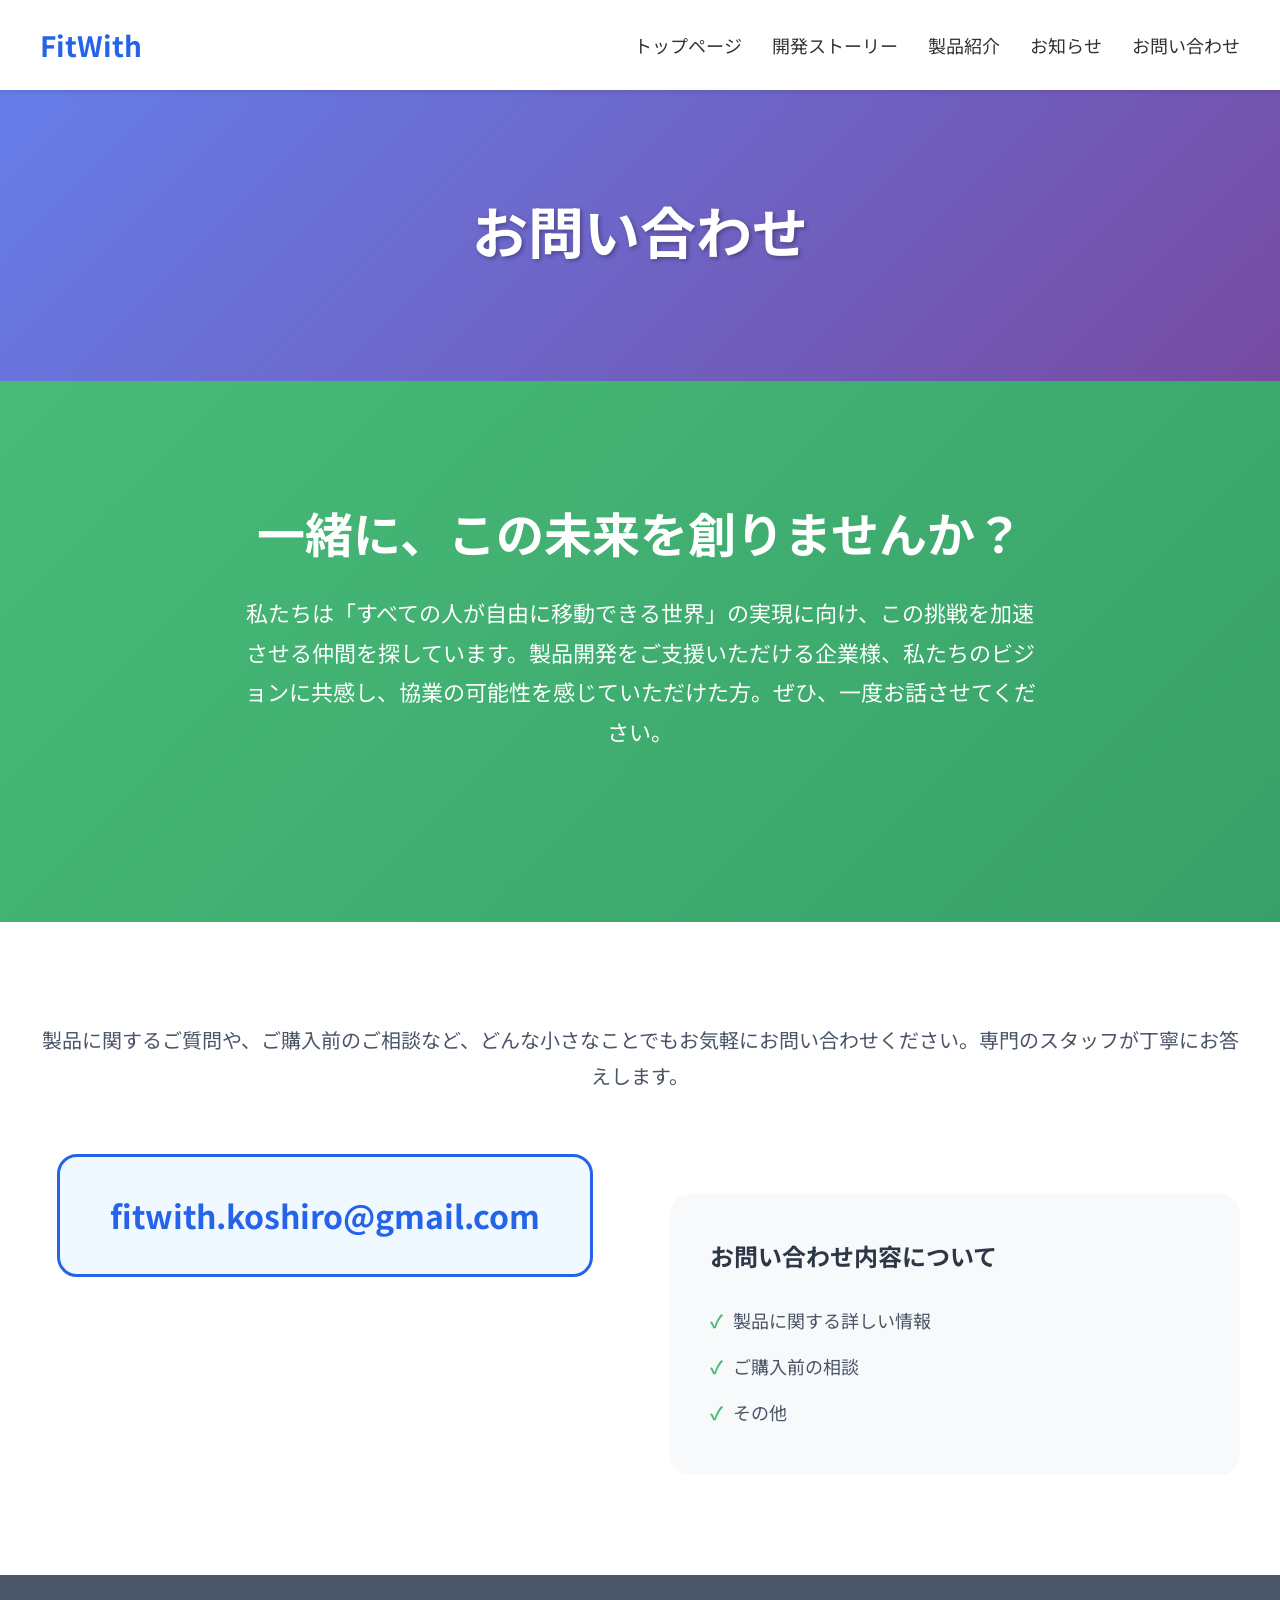
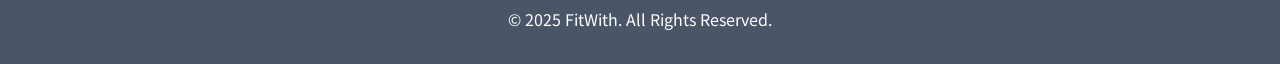
<file: contact.html>
<!DOCTYPE html>
<html lang="ja">
<head>
    <meta charset="UTF-8">
    <meta name="viewport" content="width=device-width, initial-scale=1.0">
    <meta name="description" content="FitWithへのお問い合わせ - 製品導入、協業、取材などお気軽にご連絡ください">
    <title>お問い合わせ | FitWith</title>

    <link rel="preconnect" href="https://fonts.googleapis.com">
    <link rel="preconnect" href="https://fonts.gstatic.com" crossorigin>
    <link href="https://fonts.googleapis.com/css2?family=Noto+Sans+JP:wght@400;700&display=swap" rel="stylesheet">

    <style>
        * {
            margin: 0;
            padding: 0;
            box-sizing: border-box;
        }

        body {
            font-family: 'Noto Sans JP', sans-serif;
            line-height: 1.8;
            color: #333;
            background-color: #ffffff;
        }

        header {
            background-color: #ffffff;
            padding: 20px 40px;
            box-shadow: 0 2px 5px rgba(0, 0, 0, 0.1);
            position: fixed;
            width: 100%;
            top: 0;
            z-index: 1000;
        }

        .header-container {
            max-width: 1200px;
            margin: 0 auto;
            display: flex;
            justify-content: space-between;
            align-items: center;
        }

        .logo {
            font-size: 28px;
            font-weight: bold;
            color: #2563eb;
            text-decoration: none;
        }

        nav ul {
            list-style: none;
            display: flex;
            gap: 30px;
        }

        nav a {
            text-decoration: none;
            color: #333;
            font-size: 18px;
            transition: color 0.3s;
        }

        nav a:hover {
            color: #2563eb;
            transform: scale(1.05);
        }

        nav a {
            text-decoration: none;
            color: #333;
            font-size: 18px;
            transition: color 0.3s, transform 0.3s;
        }

        /* ハンバーガーメニュー */
        .hamburger {
            display: none;
            flex-direction: column;
            cursor: pointer;
            padding: 5px;
        }

        .hamburger span {
            width: 25px;
            height: 3px;
            background-color: #2563eb;
            margin: 3px 0;
            transition: 0.3s;
            border-radius: 2px;
        }

        .hamburger.active span:nth-child(1) {
            transform: rotate(-45deg) translate(-5px, 6px);
        }

        .hamburger.active span:nth-child(2) {
            opacity: 0;
        }

        .hamburger.active span:nth-child(3) {
            transform: rotate(45deg) translate(-5px, -6px);
        }

        main {
            margin-top: 80px;
        }

        footer {
            background-color: #4a5568;
            color: #ffffff;
            text-align: center;
            padding: 30px 20px;
            font-size: 16px;
        }

        .page-hero {
            background: linear-gradient(135deg, #667eea 0%, #764ba2 100%);
            padding: 100px 20px 80px;
            text-align: center;
            color: white;
        }

        .page-hero h1 {
            font-size: 56px;
            font-weight: bold;
            margin-bottom: 20px;
            text-shadow: 2px 2px 4px rgba(0, 0, 0, 0.3);
        }

        .cta {
            padding: 120px 20px;
            background: linear-gradient(135deg, #48bb78 0%, #38a169 100%);
            text-align: center;
        }

        .cta-container {
            max-width: 800px;
            margin: 0 auto;
        }

        .cta-title {
            font-size: 48px;
            font-weight: bold;
            color: #ffffff;
            margin-bottom: 30px;
            line-height: 1.3;
        }

        .cta-message {
            font-size: 22px;
            color: #ffffff;
            margin-bottom: 50px;
            line-height: 1.8;
        }

        .contact-section {
            padding: 100px 20px;
            background-color: #ffffff;
        }

        .contact-container {
            max-width: 1200px;
            margin: 0 auto;
            text-align: center;
        }

        .contact-layout {
            display: grid;
            grid-template-columns: 1fr 1fr;
            gap: 60px;
            align-items: start;
            margin-top: 60px;
        }

        .contact-main {
            text-align: center;
        }

        .contact-sidebar {
            text-align: left;
        }

        .contact-description {
            font-size: 20px;
            line-height: 1.8;
            color: #4a5568;
            margin-bottom: 50px;
        }

        .contact-email {
            display: inline-block;
            font-size: 32px;
            font-weight: bold;
            color: #2563eb;
            text-decoration: none;
            padding: 30px 50px;
            background-color: #f0f9ff;
            border-radius: 20px;
            border: 3px solid #2563eb;
            transition: all 0.3s;
            margin-bottom: 40px;
        }

        .contact-email:hover {
            background-color: #2563eb;
            color: #ffffff;
            transform: translateY(-3px);
            box-shadow: 0 10px 30px rgba(37, 99, 235, 0.3);
        }

        .contact-info {
            background-color: #f8f9fa;
            padding: 40px;
            border-radius: 20px;
            margin-top: 40px;
        }

        .contact-info h3 {
            font-size: 24px;
            font-weight: bold;
            color: #2d3748;
            margin-bottom: 20px;
        }

        .contact-info-list {
            list-style: none;
            font-size: 18px;
            line-height: 2;
            color: #4a5568;
        }

        .contact-info-list li {
            padding: 5px 0;
        }

        .contact-info-list li::before {
            content: "✓";
            color: #48bb78;
            font-weight: bold;
            margin-right: 10px;
        }

        @media (max-width: 768px) {
            .header-container {
                flex-direction: row;
                justify-content: space-between;
            }

            .hamburger {
                display: flex;
            }

            nav {
                position: absolute;
                top: 70px;
                left: 0;
                right: 0;
                background-color: #ffffff;
                box-shadow: 0 4px 6px rgba(0, 0, 0, 0.1);
                max-height: 0;
                overflow: hidden;
                transition: max-height 0.3s ease-out;
            }

            nav.active {
                max-height: 400px;
            }

            nav ul {
                flex-direction: column;
                text-align: center;
                gap: 0;
                padding: 20px 0;
            }

            nav ul li {
                padding: 15px 0;
                border-bottom: 1px solid #e2e8f0;
            }

            nav ul li:last-child {
                border-bottom: none;
            }

            main {
                margin-top: 80px;
            }

            .page-hero h1 {
                font-size: 36px;
            }

            .cta-title {
                font-size: 32px;
            }

            .cta-message {
                font-size: 18px;
            }

            .contact-email {
                font-size: 24px;
                padding: 20px 30px;
            }

            .contact-description {
                font-size: 18px;
            }

            .contact-info {
                padding: 30px 20px;
            }

            .contact-layout {
                grid-template-columns: 1fr;
                gap: 40px;
            }

            .contact-sidebar {
                text-align: center;
            }
        }

        /* スクロールアニメーション */
        .fade-in {
            opacity: 0;
            transform: translateY(30px);
            transition: opacity 0.8s ease-out, transform 0.8s ease-out;
        }
        .fade-in.is-visible {
            opacity: 1;
            transform: translateY(0);
        }
    </style>
</head>
<body>
    <header>
        <div class="header-container">
            <a href="index.html" class="logo">FitWith</a>
            <div class="hamburger" id="hamburger">
                <span></span>
                <span></span>
                <span></span>
            </div>
            <nav id="nav">
                <ul>
                    <li><a href="index.html">トップページ</a></li>
                    <li><a href="mission.html">開発ストーリー</a></li>
                    <li><a href="product.html">製品紹介</a></li>
                    <li><a href="news.html">お知らせ</a></li>
                    <li><a href="contact.html">お問い合わせ</a></li>
                </ul>
            </nav>
        </div>
    </header>

    <main>
        <section class="page-hero fade-in">
            <h1>お問い合わせ</h1>
        </section>

        <section class="cta fade-in">
            <div class="cta-container">
                <h2 class="cta-title">一緒に、この未来を創りませんか？</h2>
                <p class="cta-message">
                    私たちは「すべての人が自由に移動できる世界」の実現に向け、この挑戦を加速させる仲間を探しています。製品開発をご支援いただける企業様、私たちのビジョンに共感し、協業の可能性を感じていただけた方。ぜひ、一度お話させてください。
                </p>
            </div>
        </section>

        <section class="contact-section fade-in">
            <div class="contact-container">
                <p class="contact-description">
                    製品に関するご質問や、ご購入前のご相談など、どんな小さなことでもお気軽にお問い合わせください。専門のスタッフが丁寧にお答えします。
                </p>

                <div class="contact-layout">
                    <div class="contact-main">
                        <a href="mailto:fitwith.koshiro@gmail.com" class="contact-email">
                            fitwith.koshiro@gmail.com
                        </a>
                    </div>

                    <div class="contact-sidebar">
                        <div class="contact-info">
                            <h3>お問い合わせ内容について</h3>
                            <ul class="contact-info-list">
                                <li>製品に関する詳しい情報</li>
                                <li>ご購入前の相談</li>
                                <li>その他</li>
                            </ul>
                        </div>
                    </div>
                </div>
            </div>
        </section>
    </main>

    <footer>
        <p>© 2025 FitWith. All Rights Reserved.</p>
    </footer>

    <script>
        document.addEventListener('DOMContentLoaded', function() {
            // スクロールアニメーション
            const targets = document.querySelectorAll('.fade-in');
            const observer = new IntersectionObserver((entries, observer) => {
                entries.forEach(entry => {
                    if (entry.isIntersecting) {
                        entry.target.classList.add('is-visible');
                        observer.unobserve(entry.target);
                    }
                });
            }, { threshold: 0.1 });
            targets.forEach(target => {
                observer.observe(target);
            });

            // ハンバーガーメニュー
            const hamburger = document.getElementById('hamburger');
            const nav = document.getElementById('nav');

            hamburger.addEventListener('click', function() {
                hamburger.classList.toggle('active');
                nav.classList.toggle('active');
            });

            // メニューリンクをクリックしたらメニューを閉じる
            const navLinks = nav.querySelectorAll('a');
            navLinks.forEach(link => {
                link.addEventListener('click', function() {
                    hamburger.classList.remove('active');
                    nav.classList.remove('active');
                });
            });
        });
    </script>
</body>
</html>
</file>
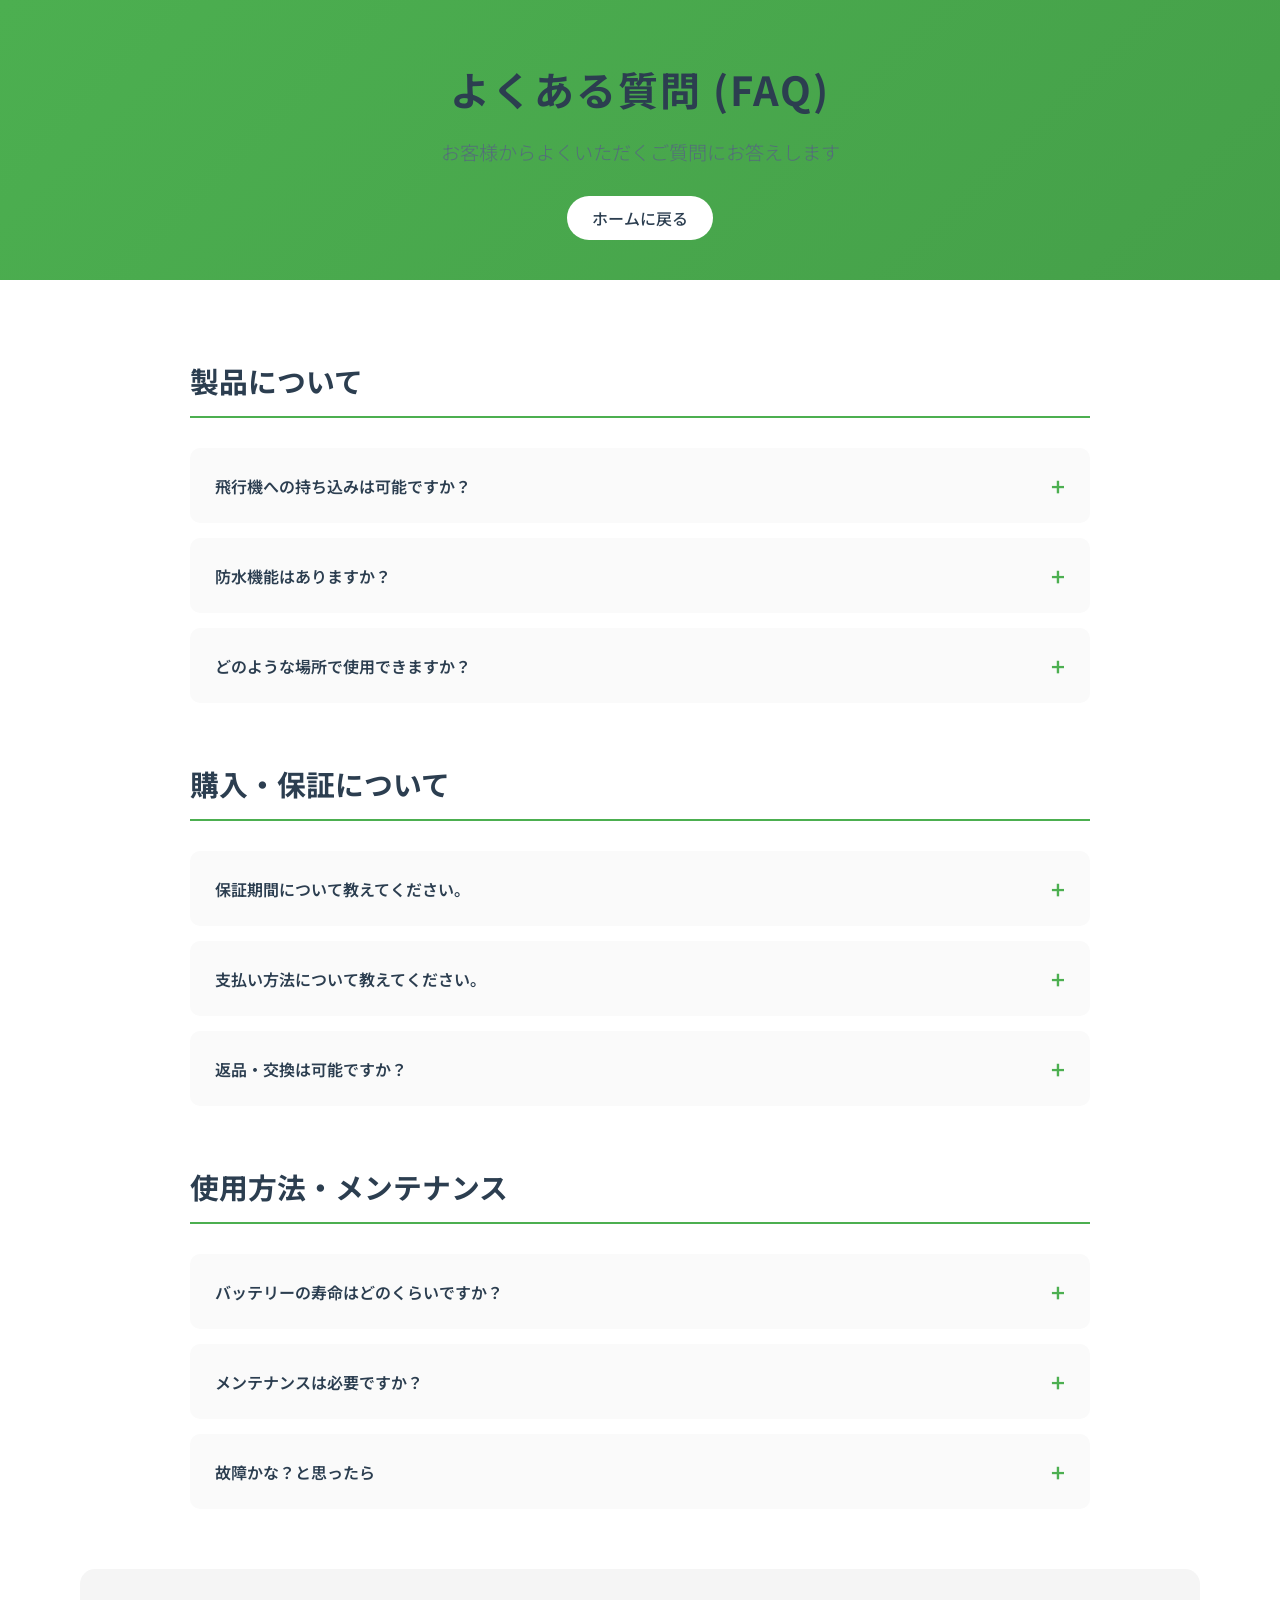
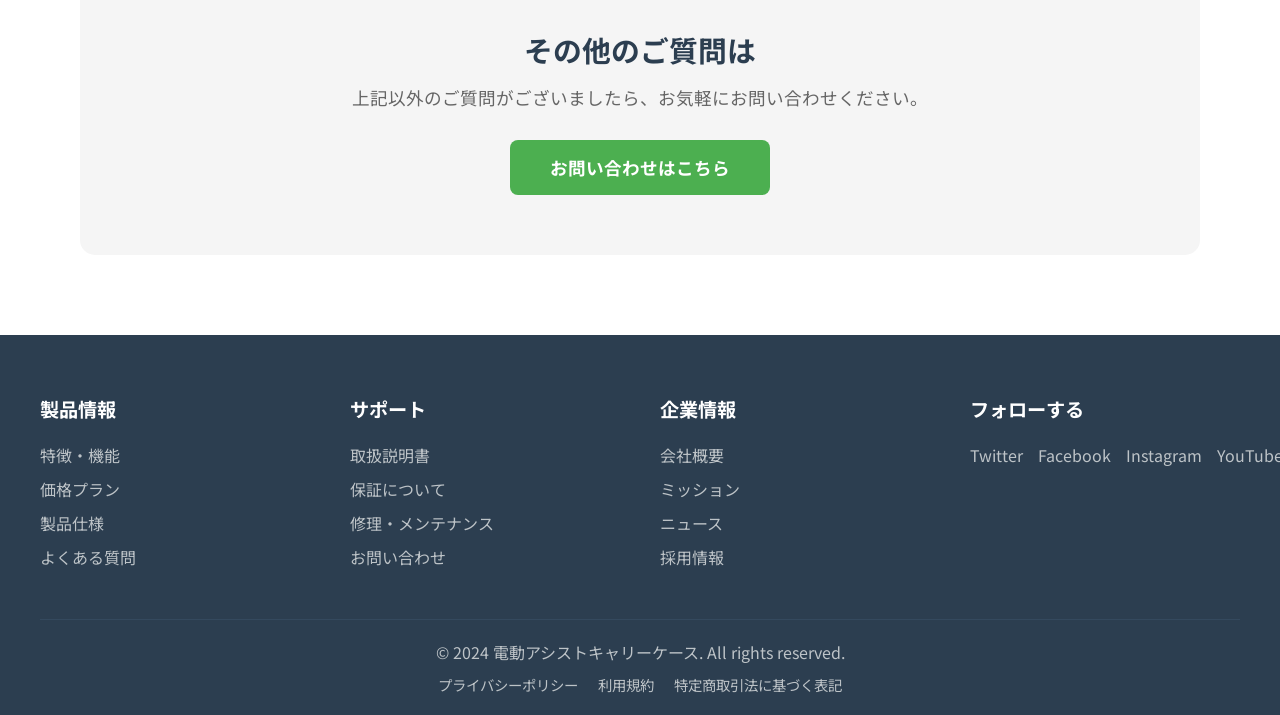
<file: faq.html>
<!DOCTYPE html>
<html lang="ja">
<head>
    <meta charset="UTF-8">
    <meta name="viewport" content="width=device-width, initial-scale=1.0">
    <title>よくある質問 (FAQ) - 電動アシストキャリーケース</title>
    <link rel="preconnect" href="https://fonts.googleapis.com">
    <link rel="preconnect" href="https://fonts.gstatic.com" crossorigin>
    <link href="https://fonts.googleapis.com/css2?family=Noto+Sans+JP:wght@300;400;700&display=swap" rel="stylesheet">
    <link rel="stylesheet" href="styles.css">
</head>
<body>
    <div class="hero-section faq-hero">
        <h1 class="main-title">よくある質問 (FAQ)</h1>
        <p class="subtitle">お客様からよくいただくご質問にお答えします</p>
        <a href="index.html" class="back-to-home">ホームに戻る</a>
    </div>

    <section class="faq-section">
        <div class="container">
            <div class="faq-container">
                <div class="faq-category">
                    <h2>製品について</h2>
                    
                    <details class="faq-item">
                        <summary>飛行機への持ち込みは可能ですか？</summary>
                        <div class="faq-answer">
                            <p>バッテリー容量が機内持ち込み制限を下回る設計のため、多くの航空会社で持ち込み可能です。ただし、航空会社によって規定が異なりますので、ご搭乗前に必ず各航空会社の最新の規定をご確認ください。</p>
                            <p>一般的には、100Wh以下のリチウムイオンバッテリーは機内持ち込みが可能とされています。当社製品は、この基準を満たしています。</p>
                        </div>
                    </details>

                    <details class="faq-item">
                        <summary>防水機能はありますか？</summary>
                        <div class="faq-answer">
                            <p>日常生活における小雨や水しぶきに対応するIPX4相当の防水性能を備えていますが、完全防水ではありません。激しい雨や水没には対応していませんので、ご注意ください。</p>
                            <p>電子部品やバッテリーは防水ケースに収納されており、通常の使用環境では問題ありません。</p>
                        </div>
                    </details>

                    <details class="faq-item">
                        <summary>どのような場所で使用できますか？</summary>
                        <div class="faq-answer">
                            <p>平坦な道路、緩やかな坂道（傾斜15度以下）、駅構内、空港、ショッピングモールなど、一般的な歩行環境でご使用いただけます。</p>
                            <p>階段での使用は推奨しておりません。階段では通常のキャリーケースと同様に持ち上げてご使用ください。砂利道や未舗装路での使用も可能ですが、バッテリー消費が早くなる場合があります。</p>
                        </div>
                    </details>
                </div>

                <div class="faq-category">
                    <h2>購入・保証について</h2>

                    <details class="faq-item">
                        <summary>保証期間について教えてください。</summary>
                        <div class="faq-answer">
                            <p>ご購入から2年間、製品の自然故障に対して無償で修理・交換対応をいたします。ただし、以下の場合は保証対象外となります：</p>
                            <ul>
                                <li>お客様の過失による破損・故障</li>
                                <li>水没による故障</li>
                                <li>改造や分解による故障</li>
                                <li>消耗品（タイヤ、バッテリーなど）の劣化</li>
                            </ul>
                            <p>詳しい保証内容については、製品に同梱される保証書をご確認ください。</p>
                        </div>
                    </details>

                    <details class="faq-item">
                        <summary>支払い方法について教えてください。</summary>
                        <div class="faq-answer">
                            <p>以下のお支払い方法をご利用いただけます：</p>
                            <ul>
                                <li>クレジットカード（VISA、MasterCard、JCB、AMEX、Diners）</li>
                                <li>銀行振込</li>
                                <li>代金引換（手数料別途）</li>
                                <li>ショッピングローン（審査あり）</li>
                            </ul>
                            <p>レンタルプランの場合は、クレジットカードでの自動引き落としとなります。</p>
                        </div>
                    </details>

                    <details class="faq-item">
                        <summary>返品・交換は可能ですか？</summary>
                        <div class="faq-answer">
                            <p>商品到着後14日以内であれば、未使用・未開封の商品に限り返品を承ります。お客様都合による返品の場合、送料はお客様負担となります。</p>
                            <p>初期不良の場合は、商品到着後30日以内にご連絡いただければ、送料弊社負担で交換対応いたします。</p>
                        </div>
                    </details>
                </div>

                <div class="faq-category">
                    <h2>使用方法・メンテナンス</h2>

                    <details class="faq-item">
                        <summary>バッテリーの寿命はどのくらいですか？</summary>
                        <div class="faq-answer">
                            <p>通常の使用環境で約500回の充放電サイクル（約2〜3年）を想定しています。バッテリー性能が初期の70%程度まで低下した場合が交換の目安です。</p>
                            <p>バッテリー交換は有償サービスとなりますが、お客様ご自身での交換はできません。必ず弊社サービスセンターにご依頼ください。</p>
                        </div>
                    </details>

                    <details class="faq-item">
                        <summary>メンテナンスは必要ですか？</summary>
                        <div class="faq-answer">
                            <p>特別なメンテナンスは不要ですが、以下の点にご注意ください：</p>
                            <ul>
                                <li>車輪の汚れは定期的に拭き取ってください</li>
                                <li>3ヶ月に1度はフル充電してください（長期保管時）</li>
                                <li>高温多湿を避けて保管してください</li>
                                <li>年1回の定期点検（有償）をおすすめします</li>
                            </ul>
                        </div>
                    </details>

                    <details class="faq-item">
                        <summary>故障かな？と思ったら</summary>
                        <div class="faq-answer">
                            <p>まず以下をご確認ください：</p>
                            <ol>
                                <li>バッテリーが充電されているか確認</li>
                                <li>電源スイッチがONになっているか確認</li>
                                <li>車輪に異物が挟まっていないか確認</li>
                                <li>本体をリセット（電源を10秒間長押し）</li>
                            </ol>
                            <p>それでも改善しない場合は、カスタマーサポートまでご連絡ください。</p>
                        </div>
                    </details>
                </div>
            </div>

            <div class="faq-contact">
                <h3>その他のご質問は</h3>
                <p>上記以外のご質問がございましたら、お気軽にお問い合わせください。</p>
                <a href="index.html#contact" class="contact-button">お問い合わせはこちら</a>
            </div>
        </div>
    </section>

    <footer class="footer">
        <div class="footer-content">
            <div class="footer-section">
                <h4>製品情報</h4>
                <ul>
                    <li><a href="index.html#features">特徴・機能</a></li>
                    <li><a href="index.html#pricing">価格プラン</a></li>
                    <li><a href="specs.html">製品仕様</a></li>
                    <li><a href="faq.html">よくある質問</a></li>
                </ul>
            </div>
            <div class="footer-section">
                <h4>サポート</h4>
                <ul>
                    <li><a href="manual.html">取扱説明書</a></li>
                    <li><a href="warranty.html">保証について</a></li>
                    <li><a href="repair.html">修理・メンテナンス</a></li>
                    <li><a href="index.html#contact">お問い合わせ</a></li>
                </ul>
            </div>
            <div class="footer-section">
                <h4>企業情報</h4>
                <ul>
                    <li><a href="about.html">会社概要</a></li>
                    <li><a href="#mission">ミッション</a></li>
                    <li><a href="#news">ニュース</a></li>
                    <li><a href="#recruit">採用情報</a></li>
                </ul>
            </div>
            <div class="footer-section">
                <h4>フォローする</h4>
                <div class="social-links">
                    <a href="#" aria-label="Twitter">Twitter</a>
                    <a href="#" aria-label="Facebook">Facebook</a>
                    <a href="#" aria-label="Instagram">Instagram</a>
                    <a href="#" aria-label="YouTube">YouTube</a>
                </div>
            </div>
        </div>
        <div class="footer-bottom">
            <p>&copy; 2024 電動アシストキャリーケース. All rights reserved.</p>
            <div class="footer-links">
                <a href="privacy.html">プライバシーポリシー</a>
                <a href="terms.html">利用規約</a>
                <a href="legal.html">特定商取引法に基づく表記</a>
            </div>
        </div>
    </footer>
</body>
</html>
</file>
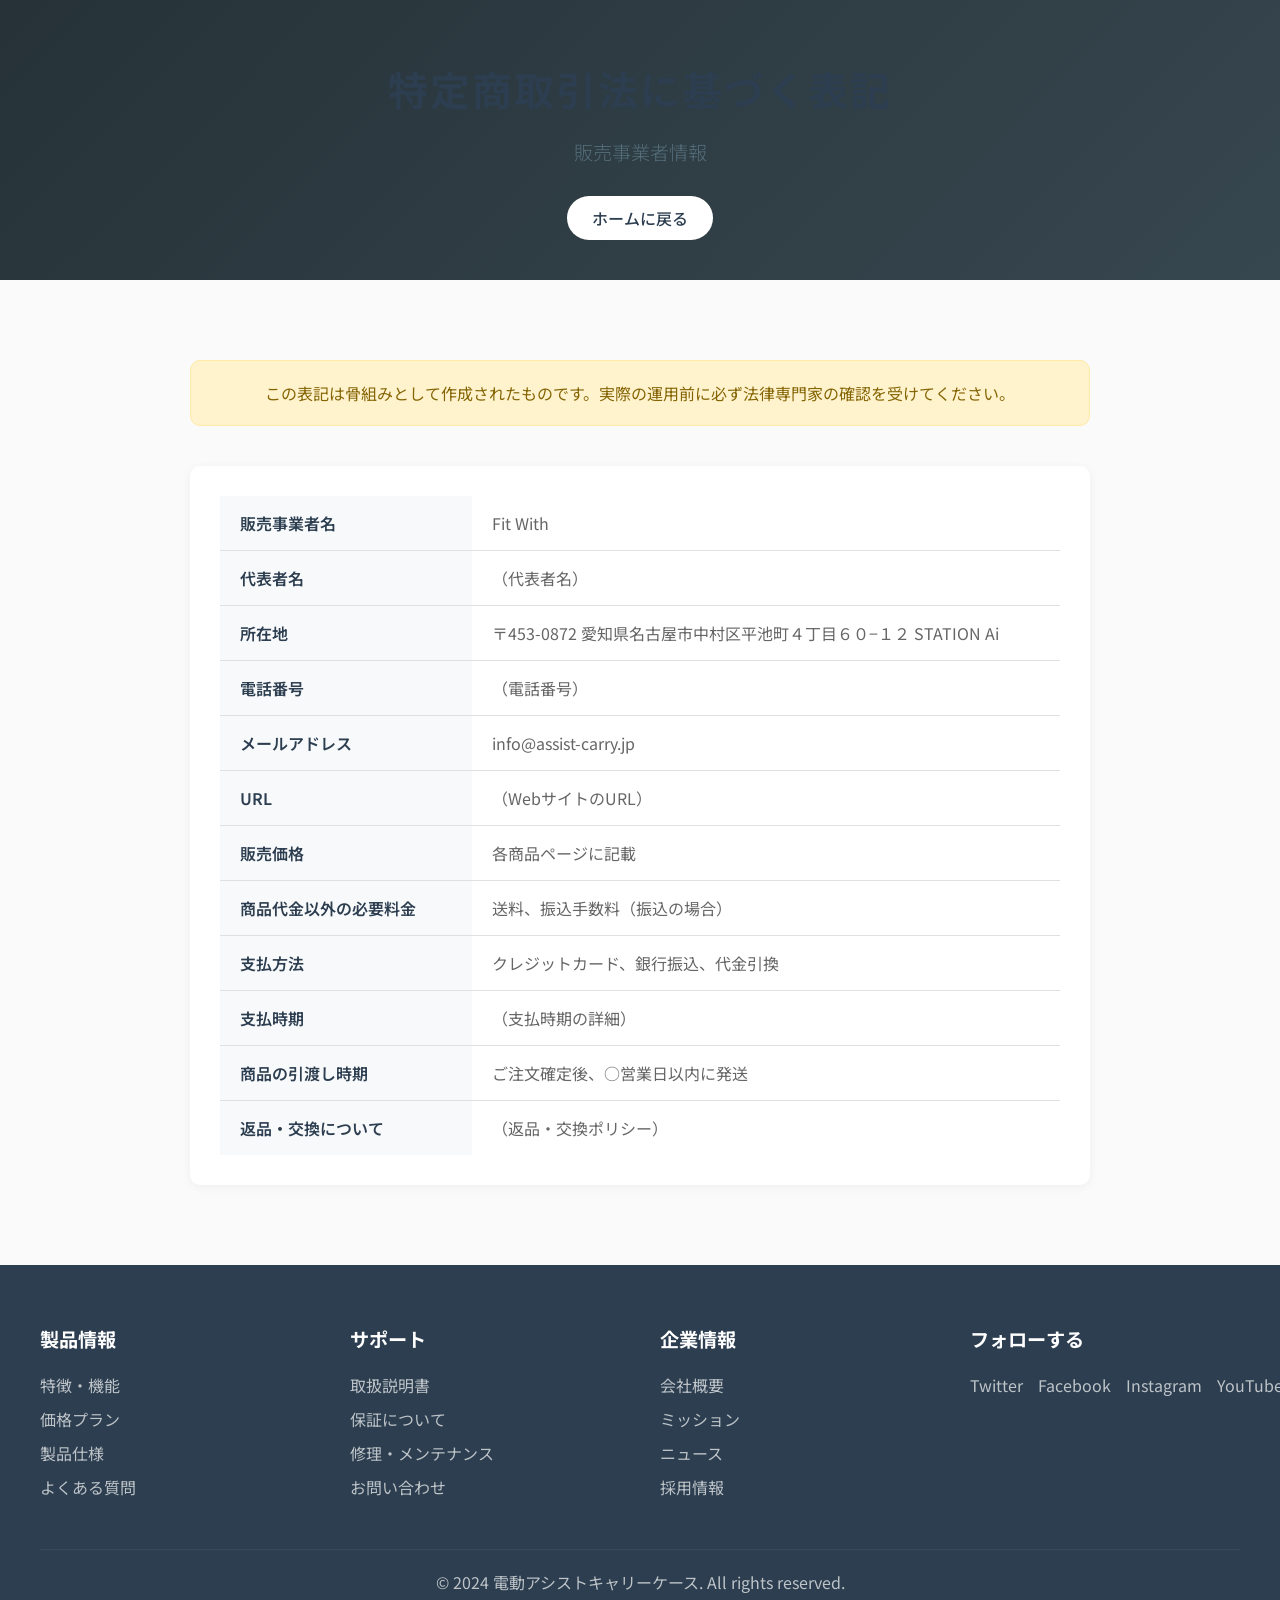
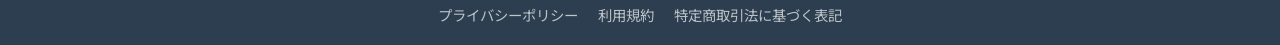
<file: legal.html>
<!DOCTYPE html>
<html lang="ja">
<head>
    <meta charset="UTF-8">
    <meta name="viewport" content="width=device-width, initial-scale=1.0">
    <title>特定商取引法に基づく表記 - 電動アシストキャリーケース</title>
    <link rel="preconnect" href="https://fonts.googleapis.com">
    <link rel="preconnect" href="https://fonts.gstatic.com" crossorigin>
    <link href="https://fonts.googleapis.com/css2?family=Noto+Sans+JP:wght@300;400;700&display=swap" rel="stylesheet">
    <link rel="stylesheet" href="styles.css">
</head>
<body>
    <div class="hero-section legal-hero">
        <h1 class="main-title">特定商取引法に基づく表記</h1>
        <p class="subtitle">販売事業者情報</p>
        <a href="index.html" class="back-to-home">ホームに戻る</a>
    </div>

    <section class="legal-section">
        <div class="container">
            <div class="legal-content">
                <div class="legal-notice">
                    <p>この表記は骨組みとして作成されたものです。実際の運用前に必ず法律専門家の確認を受けてください。</p>
                </div>

                <div class="legal-table-container">
                    <table class="legal-table">
                        <tbody>
                            <tr>
                                <th>販売事業者名</th>
                                <td>Fit With</td>
                            </tr>
                            <tr>
                                <th>代表者名</th>
                                <td>（代表者名）</td>
                            </tr>
                            <tr>
                                <th>所在地</th>
                                <td>〒453-0872 愛知県名古屋市中村区平池町４丁目６０−１２ STATION Ai</td>
                            </tr>
                            <tr>
                                <th>電話番号</th>
                                <td>（電話番号）</td>
                            </tr>
                            <tr>
                                <th>メールアドレス</th>
                                <td>info@assist-carry.jp</td>
                            </tr>
                            <tr>
                                <th>URL</th>
                                <td>（WebサイトのURL）</td>
                            </tr>
                            <tr>
                                <th>販売価格</th>
                                <td>各商品ページに記載</td>
                            </tr>
                            <tr>
                                <th>商品代金以外の必要料金</th>
                                <td>送料、振込手数料（振込の場合）</td>
                            </tr>
                            <tr>
                                <th>支払方法</th>
                                <td>クレジットカード、銀行振込、代金引換</td>
                            </tr>
                            <tr>
                                <th>支払時期</th>
                                <td>（支払時期の詳細）</td>
                            </tr>
                            <tr>
                                <th>商品の引渡し時期</th>
                                <td>ご注文確定後、○営業日以内に発送</td>
                            </tr>
                            <tr>
                                <th>返品・交換について</th>
                                <td>（返品・交換ポリシー）</td>
                            </tr>
                        </tbody>
                    </table>
                </div>
            </div>
        </div>
    </section>

    <footer class="footer">
        <div class="footer-content">
            <div class="footer-section">
                <h4>製品情報</h4>
                <ul>
                    <li><a href="index.html#features">特徴・機能</a></li>
                    <li><a href="index.html#pricing">価格プラン</a></li>
                    <li><a href="specs.html">製品仕様</a></li>
                    <li><a href="faq.html">よくある質問</a></li>
                </ul>
            </div>
            <div class="footer-section">
                <h4>サポート</h4>
                <ul>
                    <li><a href="manual.html">取扱説明書</a></li>
                    <li><a href="warranty.html">保証について</a></li>
                    <li><a href="repair.html">修理・メンテナンス</a></li>
                    <li><a href="index.html#contact">お問い合わせ</a></li>
                </ul>
            </div>
            <div class="footer-section">
                <h4>企業情報</h4>
                <ul>
                    <li><a href="about.html">会社概要</a></li>
                    <li><a href="#mission">ミッション</a></li>
                    <li><a href="#news">ニュース</a></li>
                    <li><a href="#recruit">採用情報</a></li>
                </ul>
            </div>
            <div class="footer-section">
                <h4>フォローする</h4>
                <div class="social-links">
                    <a href="#" aria-label="Twitter">Twitter</a>
                    <a href="#" aria-label="Facebook">Facebook</a>
                    <a href="#" aria-label="Instagram">Instagram</a>
                    <a href="#" aria-label="YouTube">YouTube</a>
                </div>
            </div>
        </div>
        <div class="footer-bottom">
            <p>&copy; 2024 電動アシストキャリーケース. All rights reserved.</p>
            <div class="footer-links">
                <a href="privacy.html">プライバシーポリシー</a>
                <a href="terms.html">利用規約</a>
                <a href="legal.html">特定商取引法に基づく表記</a>
            </div>
        </div>
    </footer>
</body>
</html>
</file>
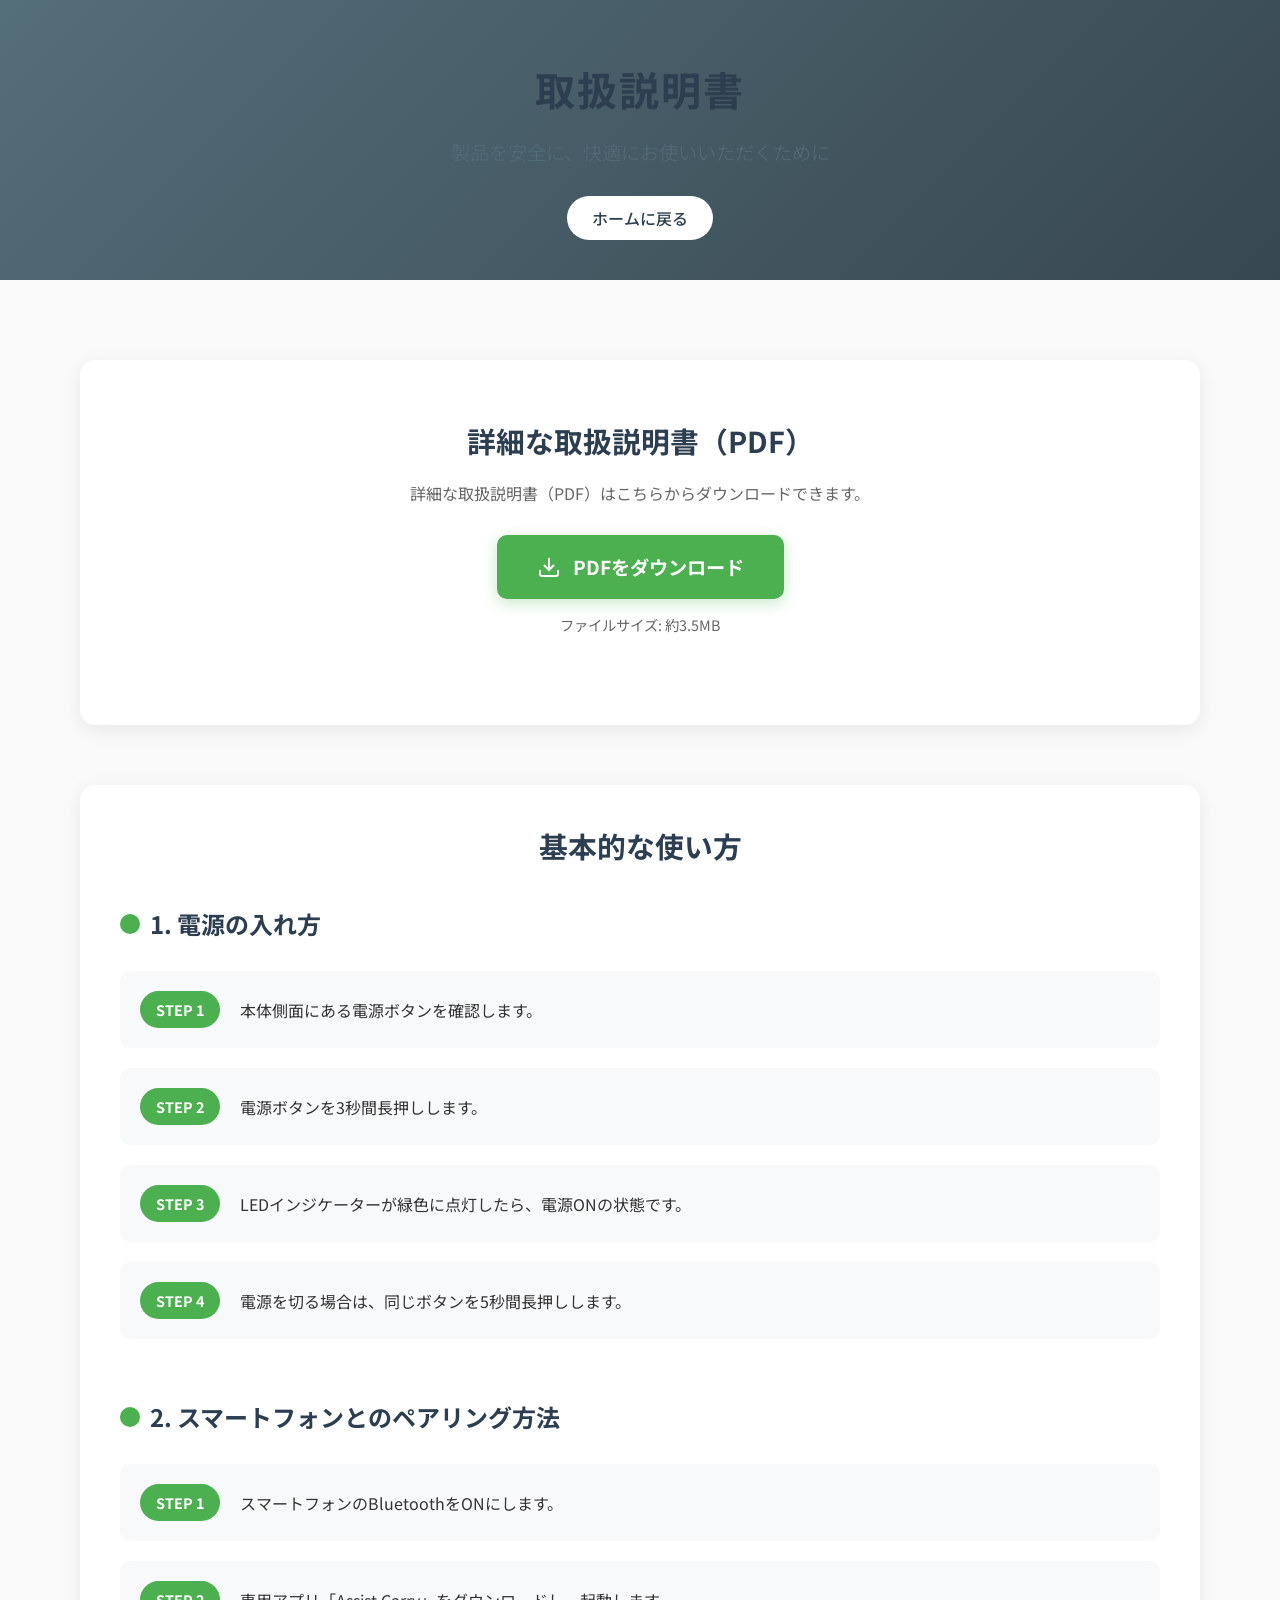
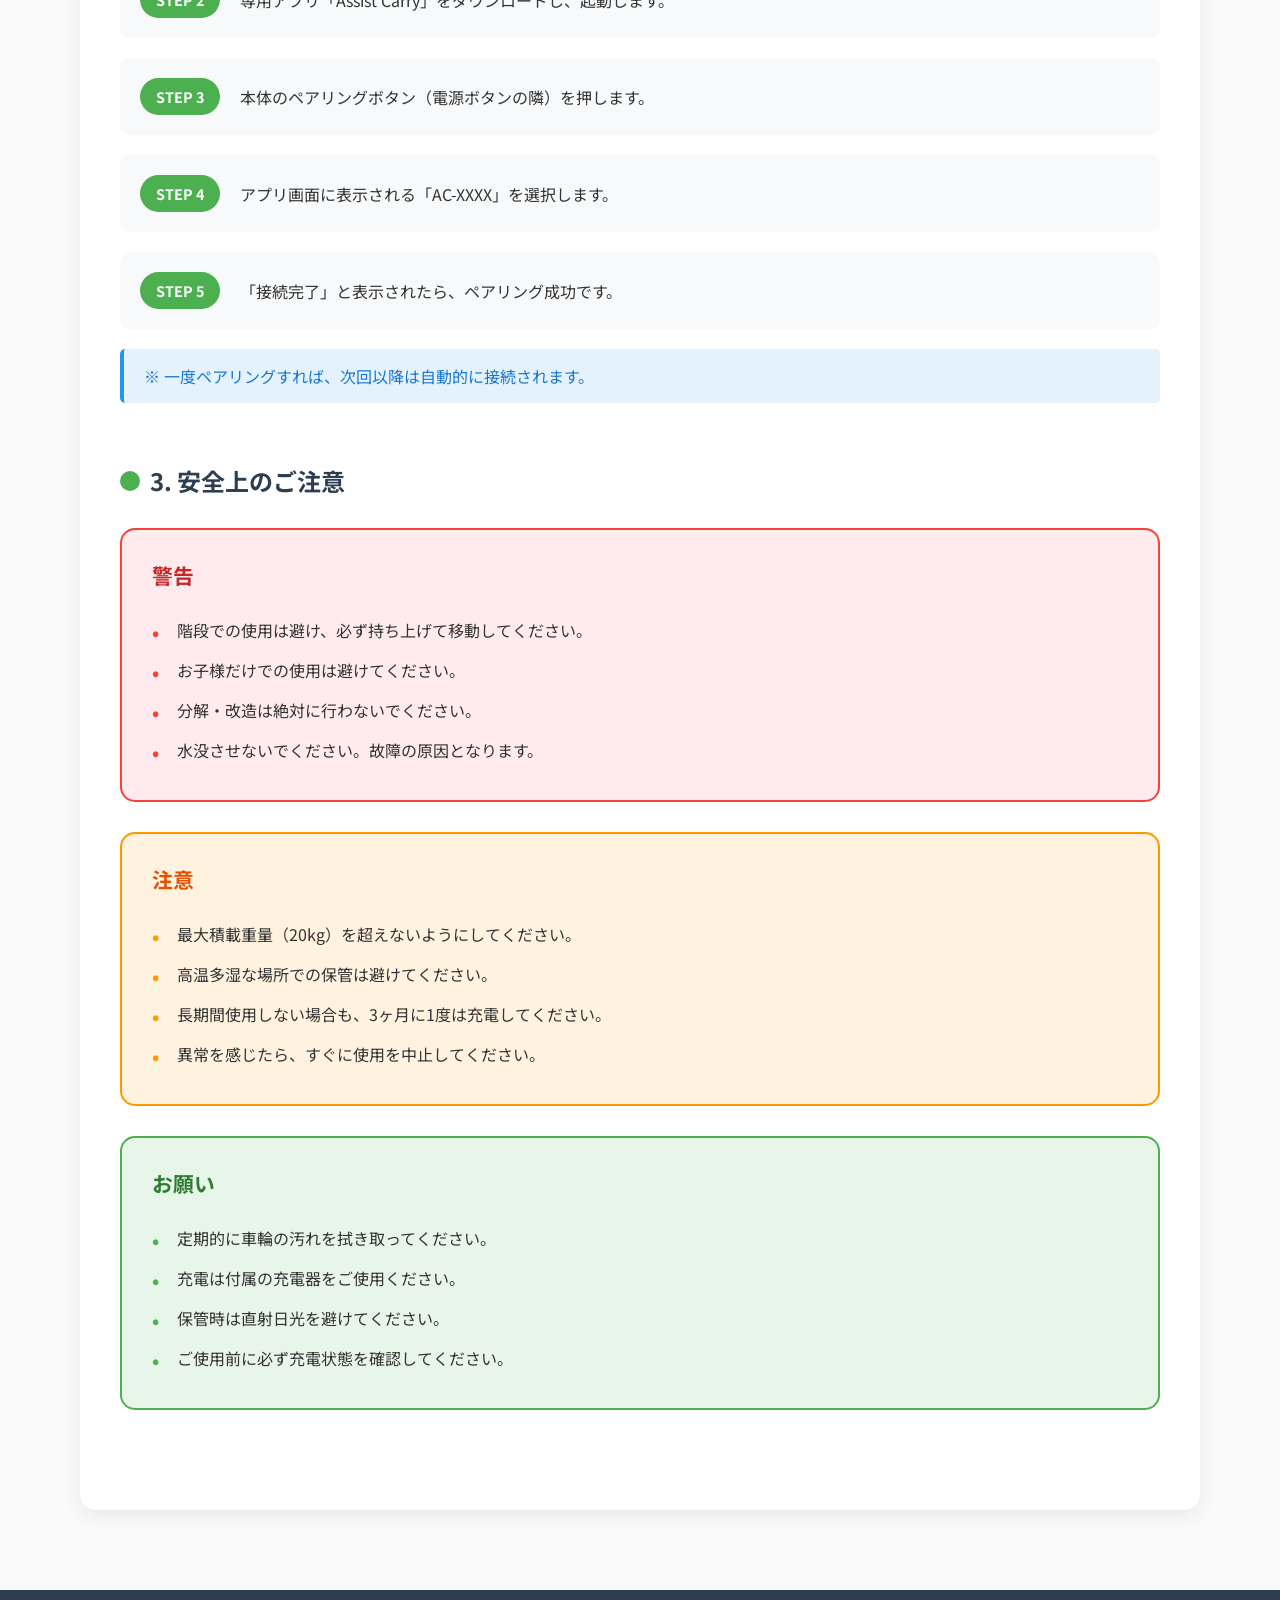
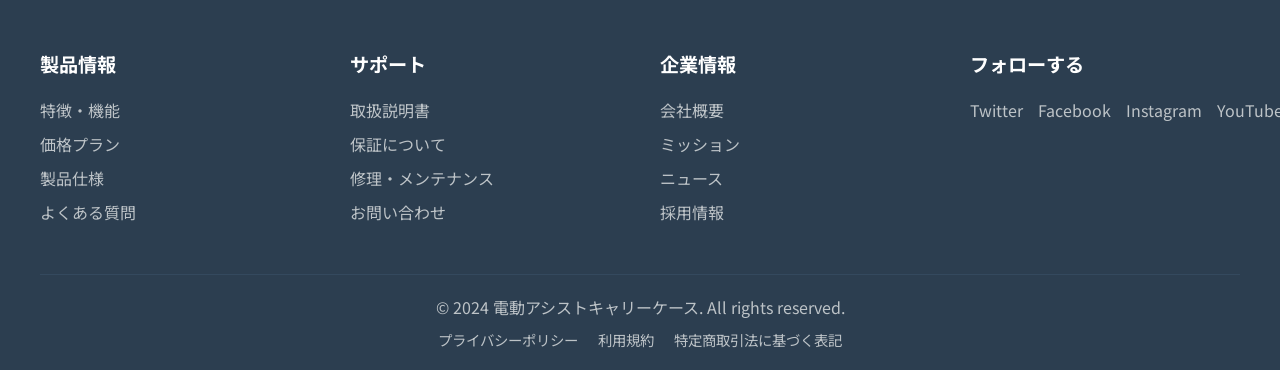
<file: manual.html>
<!DOCTYPE html>
<html lang="ja">
<head>
    <meta charset="UTF-8">
    <meta name="viewport" content="width=device-width, initial-scale=1.0">
    <title>取扱説明書 - 電動アシストキャリーケース</title>
    <link rel="preconnect" href="https://fonts.googleapis.com">
    <link rel="preconnect" href="https://fonts.gstatic.com" crossorigin>
    <link href="https://fonts.googleapis.com/css2?family=Noto+Sans+JP:wght@300;400;700&display=swap" rel="stylesheet">
    <link rel="stylesheet" href="styles.css">
</head>
<body>
    <div class="hero-section manual-hero">
        <h1 class="main-title">取扱説明書</h1>
        <p class="subtitle">製品を安全に、快適にお使いいただくために</p>
        <a href="index.html" class="back-to-home">ホームに戻る</a>
    </div>

    <section class="manual-section">
        <div class="container">
            <div class="download-section">
                <h2>詳細な取扱説明書（PDF）</h2>
                <p>詳細な取扱説明書（PDF）はこちらからダウンロードできます。</p>
                <a href="#" class="download-button" download>
                    <svg width="24" height="24" viewBox="0 0 24 24" fill="none" stroke="currentColor" stroke-width="2">
                        <path d="M21 15v4a2 2 0 0 1-2 2H5a2 2 0 0 1-2-2v-4"></path>
                        <polyline points="7 10 12 15 17 10"></polyline>
                        <line x1="12" y1="15" x2="12" y2="3"></line>
                    </svg>
                    PDFをダウンロード
                </a>
                <p class="file-info">ファイルサイズ: 約3.5MB</p>
            </div>

            <div class="manual-content">
                <h2>基本的な使い方</h2>
                
                <div class="manual-section-item">
                    <h3>1. 電源の入れ方</h3>
                    <div class="manual-steps">
                        <div class="step">
                            <div class="step-number">STEP 1</div>
                            <p>本体側面にある電源ボタンを確認します。</p>
                        </div>
                        <div class="step">
                            <div class="step-number">STEP 2</div>
                            <p>電源ボタンを3秒間長押しします。</p>
                        </div>
                        <div class="step">
                            <div class="step-number">STEP 3</div>
                            <p>LEDインジケーターが緑色に点灯したら、電源ONの状態です。</p>
                        </div>
                        <div class="step">
                            <div class="step-number">STEP 4</div>
                            <p>電源を切る場合は、同じボタンを5秒間長押しします。</p>
                        </div>
                    </div>
                </div>

                <div class="manual-section-item">
                    <h3>2. スマートフォンとのペアリング方法</h3>
                    <div class="manual-steps">
                        <div class="step">
                            <div class="step-number">STEP 1</div>
                            <p>スマートフォンのBluetoothをONにします。</p>
                        </div>
                        <div class="step">
                            <div class="step-number">STEP 2</div>
                            <p>専用アプリ「Assist Carry」をダウンロードし、起動します。</p>
                        </div>
                        <div class="step">
                            <div class="step-number">STEP 3</div>
                            <p>本体のペアリングボタン（電源ボタンの隣）を押します。</p>
                        </div>
                        <div class="step">
                            <div class="step-number">STEP 4</div>
                            <p>アプリ画面に表示される「AC-XXXX」を選択します。</p>
                        </div>
                        <div class="step">
                            <div class="step-number">STEP 5</div>
                            <p>「接続完了」と表示されたら、ペアリング成功です。</p>
                        </div>
                    </div>
                    <p class="note">※ 一度ペアリングすれば、次回以降は自動的に接続されます。</p>
                </div>

                <div class="manual-section-item">
                    <h3>3. 安全上のご注意</h3>
                    <div class="safety-warnings">
                        <div class="warning-item danger">
                            <h4>警告</h4>
                            <ul>
                                <li>階段での使用は避け、必ず持ち上げて移動してください。</li>
                                <li>お子様だけでの使用は避けてください。</li>
                                <li>分解・改造は絶対に行わないでください。</li>
                                <li>水没させないでください。故障の原因となります。</li>
                            </ul>
                        </div>
                        <div class="warning-item caution">
                            <h4>注意</h4>
                            <ul>
                                <li>最大積載重量（20kg）を超えないようにしてください。</li>
                                <li>高温多湿な場所での保管は避けてください。</li>
                                <li>長期間使用しない場合も、3ヶ月に1度は充電してください。</li>
                                <li>異常を感じたら、すぐに使用を中止してください。</li>
                            </ul>
                        </div>
                        <div class="warning-item info">
                            <h4>お願い</h4>
                            <ul>
                                <li>定期的に車輪の汚れを拭き取ってください。</li>
                                <li>充電は付属の充電器をご使用ください。</li>
                                <li>保管時は直射日光を避けてください。</li>
                                <li>ご使用前に必ず充電状態を確認してください。</li>
                            </ul>
                        </div>
                    </div>
                </div>
            </div>
        </div>
    </section>

    <footer class="footer">
        <div class="footer-content">
            <div class="footer-section">
                <h4>製品情報</h4>
                <ul>
                    <li><a href="index.html#features">特徴・機能</a></li>
                    <li><a href="index.html#pricing">価格プラン</a></li>
                    <li><a href="specs.html">製品仕様</a></li>
                    <li><a href="faq.html">よくある質問</a></li>
                </ul>
            </div>
            <div class="footer-section">
                <h4>サポート</h4>
                <ul>
                    <li><a href="manual.html">取扱説明書</a></li>
                    <li><a href="warranty.html">保証について</a></li>
                    <li><a href="repair.html">修理・メンテナンス</a></li>
                    <li><a href="index.html#contact">お問い合わせ</a></li>
                </ul>
            </div>
            <div class="footer-section">
                <h4>企業情報</h4>
                <ul>
                    <li><a href="about.html">会社概要</a></li>
                    <li><a href="#mission">ミッション</a></li>
                    <li><a href="#news">ニュース</a></li>
                    <li><a href="#recruit">採用情報</a></li>
                </ul>
            </div>
            <div class="footer-section">
                <h4>フォローする</h4>
                <div class="social-links">
                    <a href="#" aria-label="Twitter">Twitter</a>
                    <a href="#" aria-label="Facebook">Facebook</a>
                    <a href="#" aria-label="Instagram">Instagram</a>
                    <a href="#" aria-label="YouTube">YouTube</a>
                </div>
            </div>
        </div>
        <div class="footer-bottom">
            <p>&copy; 2024 電動アシストキャリーケース. All rights reserved.</p>
            <div class="footer-links">
                <a href="privacy.html">プライバシーポリシー</a>
                <a href="terms.html">利用規約</a>
                <a href="legal.html">特定商取引法に基づく表記</a>
            </div>
        </div>
    </footer>
</body>
</html>
</file>
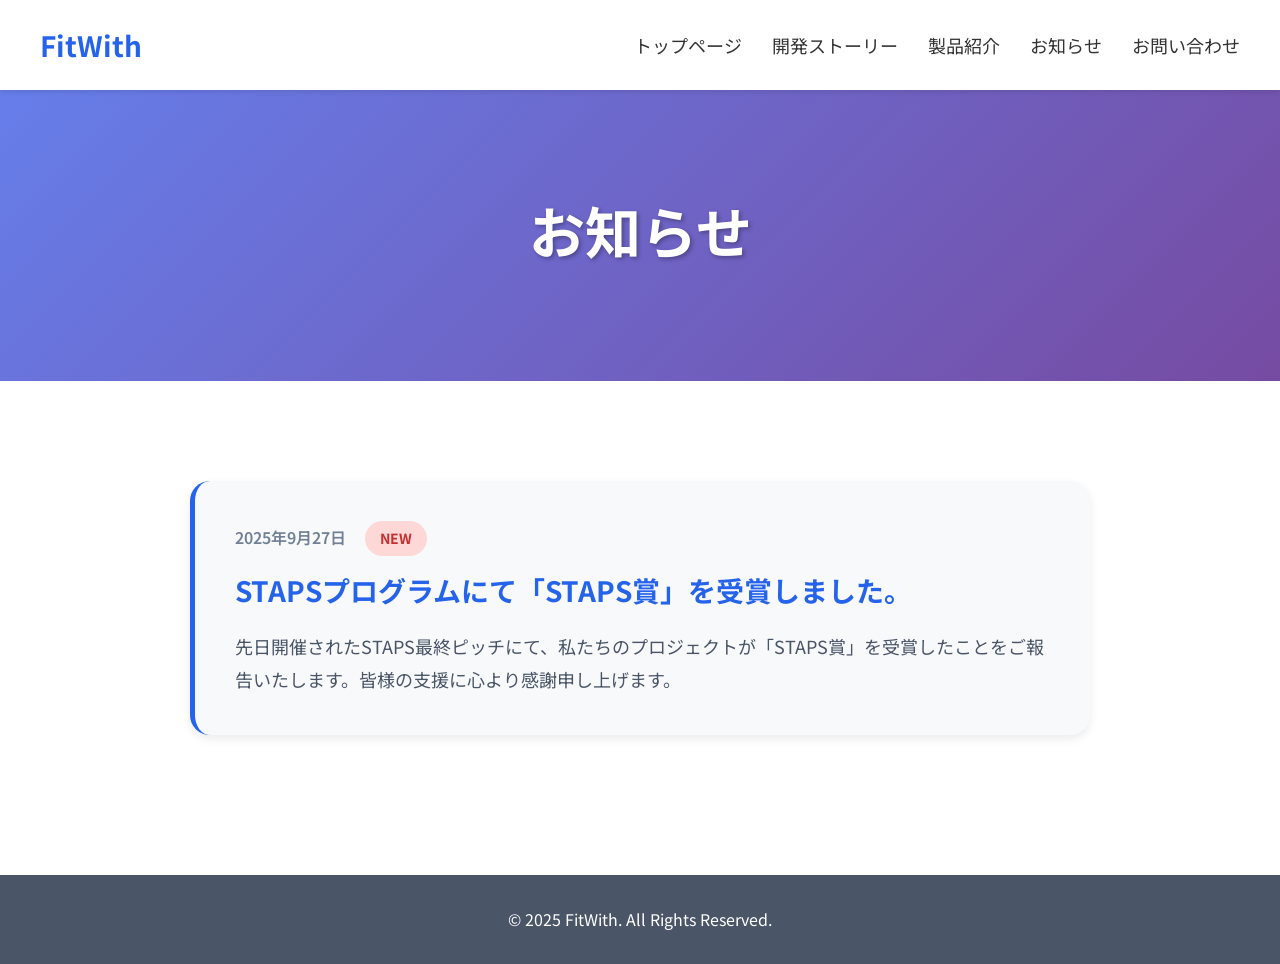
<file: news.html>
<!DOCTYPE html>
<html lang="ja">
<head>
    <meta charset="UTF-8">
    <meta name="viewport" content="width=device-width, initial-scale=1.0">
    <meta name="description" content="FitWithからの最新のお知らせ・ニュース">
    <title>お知らせ | FitWith</title>

    <link rel="preconnect" href="https://fonts.googleapis.com">
    <link rel="preconnect" href="https://fonts.gstatic.com" crossorigin>
    <link href="https://fonts.googleapis.com/css2?family=Noto+Sans+JP:wght@400;700&display=swap" rel="stylesheet">

    <style>
        * {
            margin: 0;
            padding: 0;
            box-sizing: border-box;
        }

        body {
            font-family: 'Noto Sans JP', sans-serif;
            line-height: 1.8;
            color: #333;
            background-color: #ffffff;
        }

        header {
            background-color: #ffffff;
            padding: 20px 40px;
            box-shadow: 0 2px 5px rgba(0, 0, 0, 0.1);
            position: fixed;
            width: 100%;
            top: 0;
            z-index: 1000;
        }

        .header-container {
            max-width: 1200px;
            margin: 0 auto;
            display: flex;
            justify-content: space-between;
            align-items: center;
        }

        .logo {
            font-size: 28px;
            font-weight: bold;
            color: #2563eb;
            text-decoration: none;
        }

        nav ul {
            list-style: none;
            display: flex;
            gap: 30px;
        }

        nav a {
            text-decoration: none;
            color: #333;
            font-size: 18px;
            transition: color 0.3s;
        }

        nav a:hover {
            color: #2563eb;
            transform: scale(1.05);
        }

        nav a {
            text-decoration: none;
            color: #333;
            font-size: 18px;
            transition: color 0.3s, transform 0.3s;
        }

        /* ハンバーガーメニュー */
        .hamburger {
            display: none;
            flex-direction: column;
            cursor: pointer;
            padding: 5px;
        }

        .hamburger span {
            width: 25px;
            height: 3px;
            background-color: #2563eb;
            margin: 3px 0;
            transition: 0.3s;
            border-radius: 2px;
        }

        .hamburger.active span:nth-child(1) {
            transform: rotate(-45deg) translate(-5px, 6px);
        }

        .hamburger.active span:nth-child(2) {
            opacity: 0;
        }

        .hamburger.active span:nth-child(3) {
            transform: rotate(45deg) translate(-5px, -6px);
        }

        main {
            margin-top: 80px;
        }

        footer {
            background-color: #4a5568;
            color: #ffffff;
            text-align: center;
            padding: 30px 20px;
            font-size: 16px;
        }

        .page-hero {
            background: linear-gradient(135deg, #667eea 0%, #764ba2 100%);
            padding: 100px 20px 80px;
            text-align: center;
            color: white;
        }

        .page-hero h1 {
            font-size: 56px;
            font-weight: bold;
            margin-bottom: 20px;
            text-shadow: 2px 2px 4px rgba(0, 0, 0, 0.3);
        }

        .news-section {
            padding: 100px 20px;
            background-color: #ffffff;
        }

        .news-container {
            max-width: 900px;
            margin: 0 auto;
        }

        .news-list {
            list-style: none;
        }

        .news-item {
            background-color: #f8f9fa;
            padding: 40px;
            border-radius: 20px;
            box-shadow: 0 4px 10px rgba(0, 0, 0, 0.08);
            margin-bottom: 40px;
            transition: transform 0.3s;
            border-left: 5px solid #2563eb;
        }

        .news-item:hover {
            transform: translateY(-3px);
            box-shadow: 0 8px 20px rgba(0, 0, 0, 0.12);
        }

        .news-date {
            font-size: 16px;
            color: #718096;
            margin-bottom: 15px;
            font-weight: 600;
        }

        .news-title {
            font-size: 28px;
            font-weight: bold;
            color: #2563eb;
            margin-bottom: 20px;
            line-height: 1.4;
        }

        .news-content {
            font-size: 18px;
            line-height: 1.8;
            color: #4a5568;
        }

        .news-badge {
            display: inline-block;
            background-color: #fed7d7;
            color: #c53030;
            padding: 5px 15px;
            border-radius: 20px;
            font-size: 14px;
            font-weight: bold;
            margin-left: 15px;
        }

        @media (max-width: 768px) {
            .header-container {
                flex-direction: row;
                justify-content: space-between;
            }

            .hamburger {
                display: flex;
            }

            nav {
                position: absolute;
                top: 70px;
                left: 0;
                right: 0;
                background-color: #ffffff;
                box-shadow: 0 4px 6px rgba(0, 0, 0, 0.1);
                max-height: 0;
                overflow: hidden;
                transition: max-height 0.3s ease-out;
            }

            nav.active {
                max-height: 400px;
            }

            nav ul {
                flex-direction: column;
                text-align: center;
                gap: 0;
                padding: 20px 0;
            }

            nav ul li {
                padding: 15px 0;
                border-bottom: 1px solid #e2e8f0;
            }

            nav ul li:last-child {
                border-bottom: none;
            }

            main {
                margin-top: 80px;
            }

            .page-hero h1 {
                font-size: 36px;
            }

            .news-item {
                padding: 30px 20px;
            }

            .news-title {
                font-size: 22px;
            }

            .news-content {
                font-size: 16px;
            }
        }

        /* スクロールアニメーション */
        .fade-in {
            opacity: 0;
            transform: translateY(30px);
            transition: opacity 0.8s ease-out, transform 0.8s ease-out;
        }
        .fade-in.is-visible {
            opacity: 1;
            transform: translateY(0);
        }
    </style>
</head>
<body>
    <header>
        <div class="header-container">
            <a href="index.html" class="logo">FitWith</a>
            <div class="hamburger" id="hamburger">
                <span></span>
                <span></span>
                <span></span>
            </div>
            <nav id="nav">
                <ul>
                    <li><a href="index.html">トップページ</a></li>
                    <li><a href="mission.html">開発ストーリー</a></li>
                    <li><a href="product.html">製品紹介</a></li>
                    <li><a href="news.html">お知らせ</a></li>
                    <li><a href="contact.html">お問い合わせ</a></li>
                </ul>
            </nav>
        </div>
    </header>

    <main>
        <section class="page-hero fade-in">
            <h1>お知らせ</h1>
        </section>

        <section class="news-section fade-in">
            <div class="news-container">
                <ul class="news-list">
                    <li class="news-item">
                        <div class="news-date">
                            2025年9月27日
                            <span class="news-badge">NEW</span>
                        </div>
                        <h2 class="news-title">STAPSプログラムにて「STAPS賞」を受賞しました。</h2>
                        <div class="news-content">
                            先日開催されたSTAPS最終ピッチにて、私たちのプロジェクトが「STAPS賞」を受賞したことをご報告いたします。皆様の支援に心より感謝申し上げます。
                        </div>
                    </li>
                </ul>
            </div>
        </section>
    </main>

    <footer>
        <p>© 2025 FitWith. All Rights Reserved.</p>
    </footer>

    <script>
        document.addEventListener('DOMContentLoaded', function() {
            // スクロールアニメーション
            const targets = document.querySelectorAll('.fade-in');
            const observer = new IntersectionObserver((entries, observer) => {
                entries.forEach(entry => {
                    if (entry.isIntersecting) {
                        entry.target.classList.add('is-visible');
                        observer.unobserve(entry.target);
                    }
                });
            }, { threshold: 0.1 });
            targets.forEach(target => {
                observer.observe(target);
            });

            // ハンバーガーメニュー
            const hamburger = document.getElementById('hamburger');
            const nav = document.getElementById('nav');

            hamburger.addEventListener('click', function() {
                hamburger.classList.toggle('active');
                nav.classList.toggle('active');
            });

            // メニューリンクをクリックしたらメニューを閉じる
            const navLinks = nav.querySelectorAll('a');
            navLinks.forEach(link => {
                link.addEventListener('click', function() {
                    hamburger.classList.remove('active');
                    nav.classList.remove('active');
                });
            });
        });
    </script>
</body>
</html>
</file>
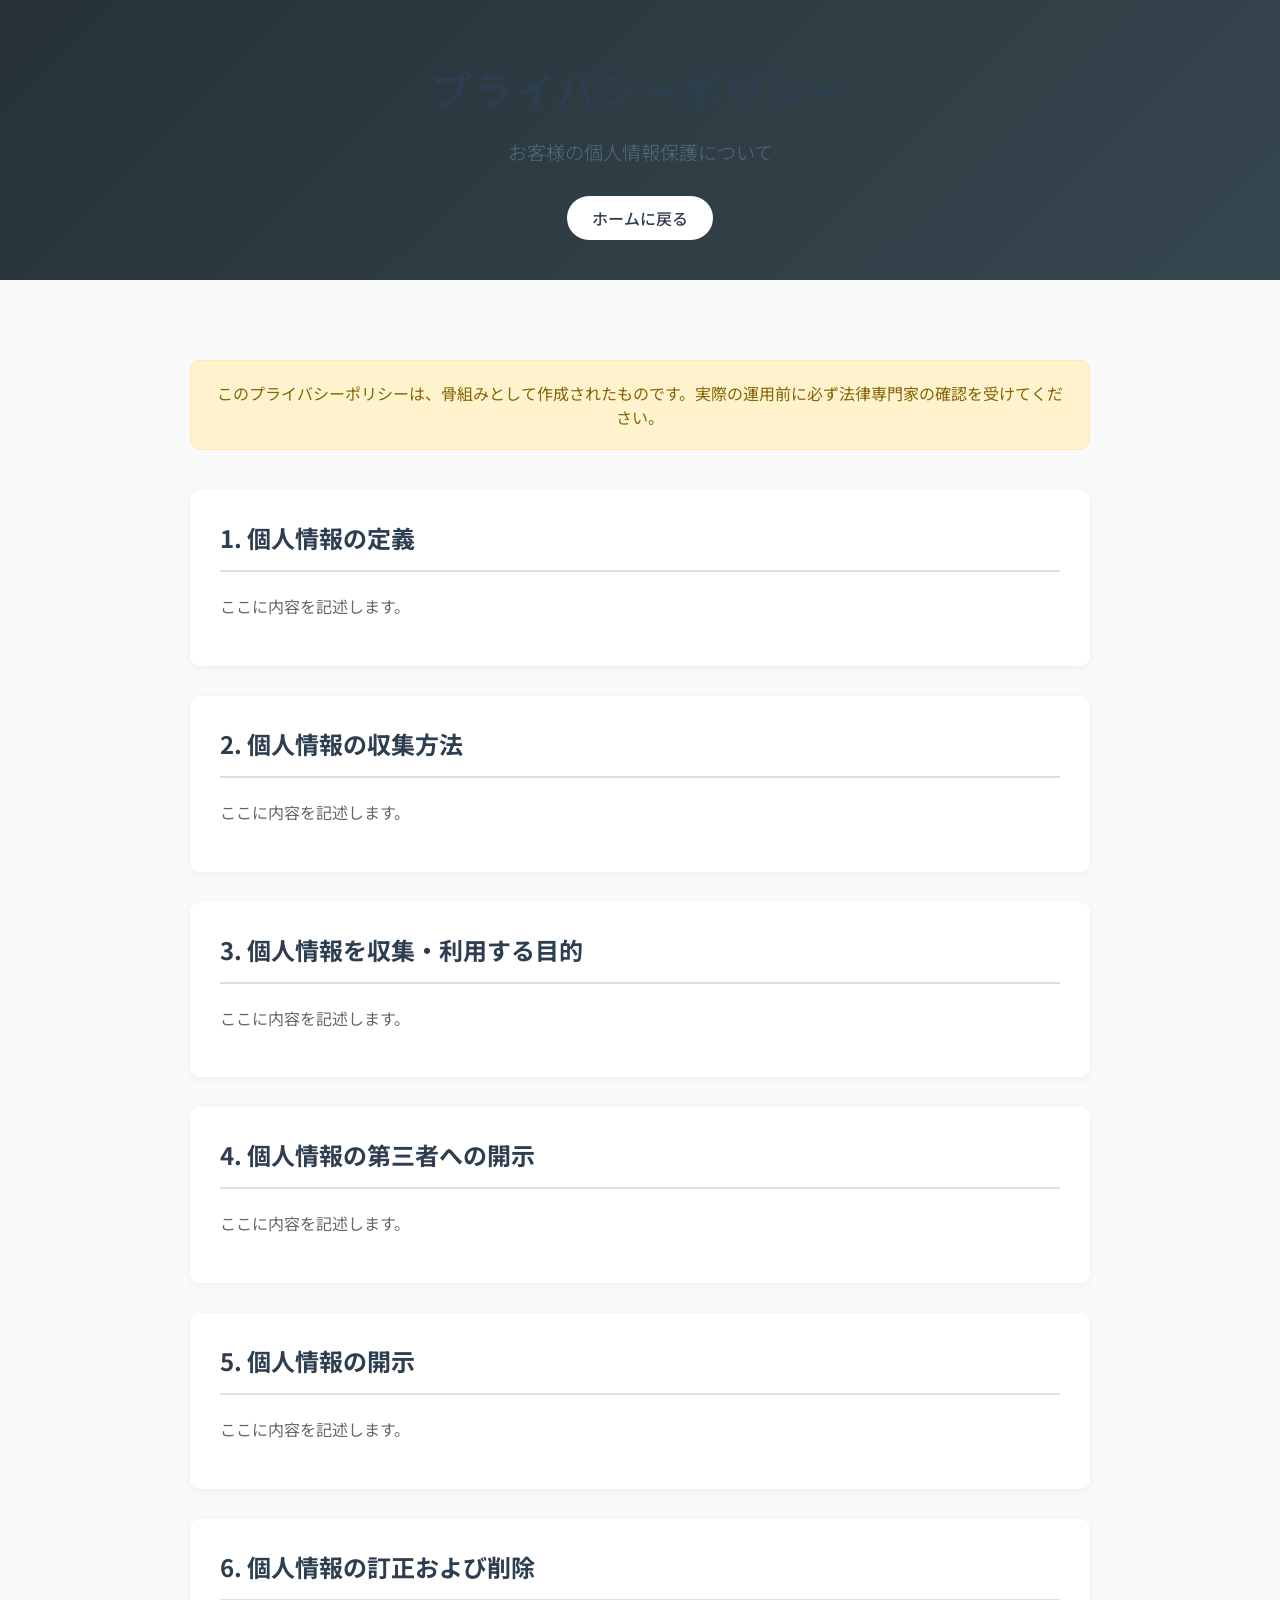
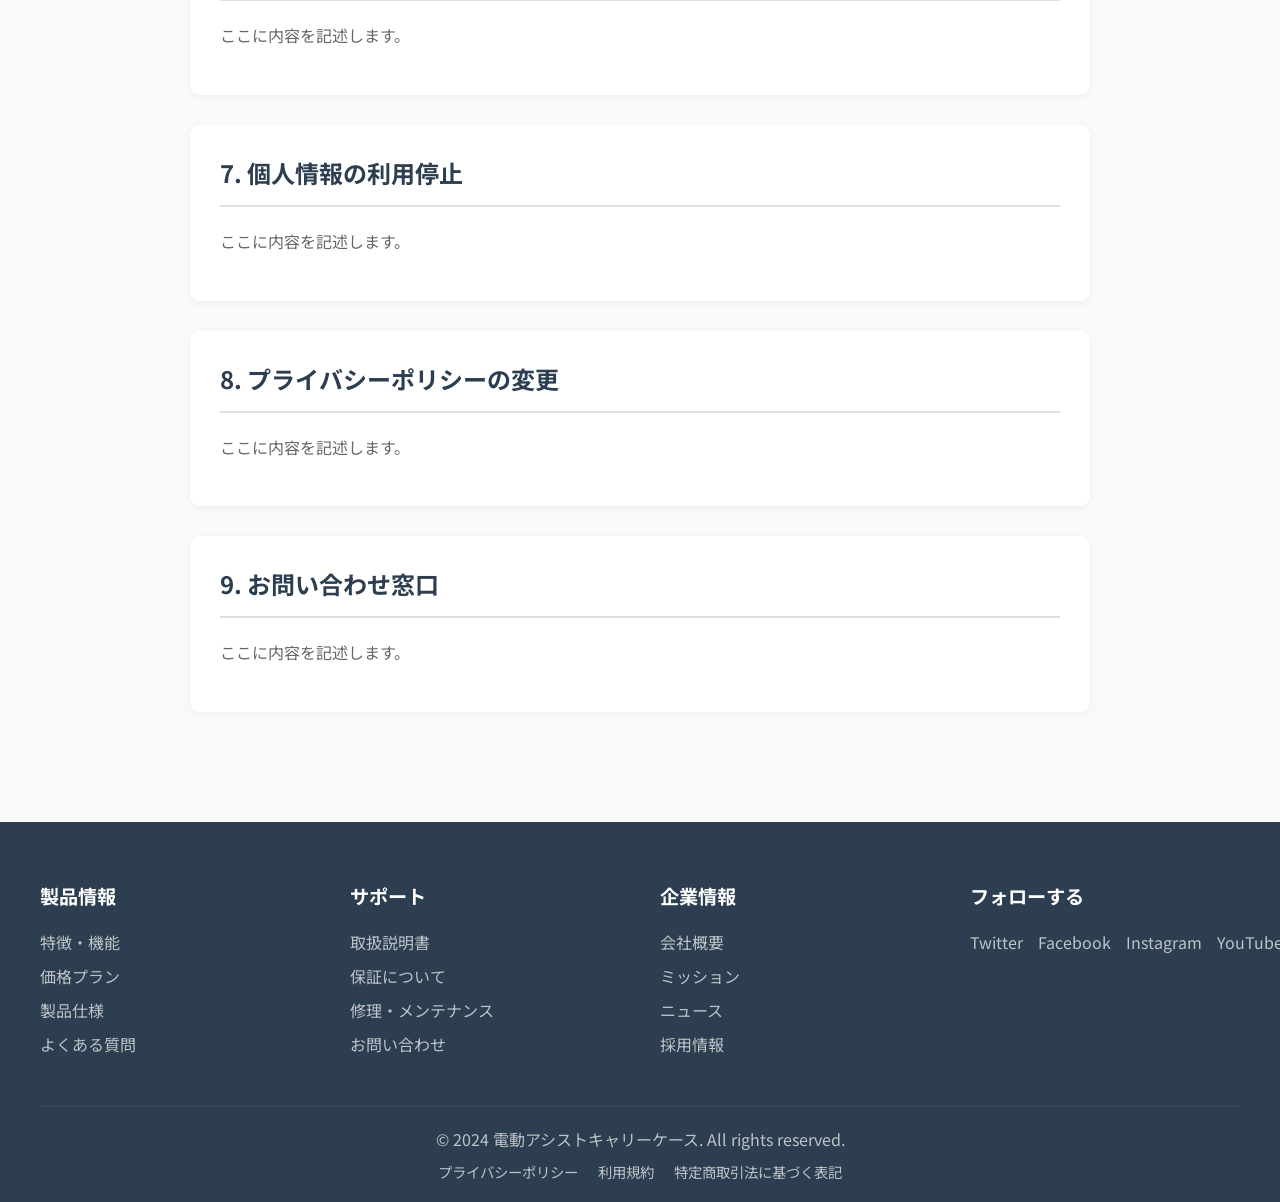
<file: privacy.html>
<!DOCTYPE html>
<html lang="ja">
<head>
    <meta charset="UTF-8">
    <meta name="viewport" content="width=device-width, initial-scale=1.0">
    <title>プライバシーポリシー - 電動アシストキャリーケース</title>
    <link rel="preconnect" href="https://fonts.googleapis.com">
    <link rel="preconnect" href="https://fonts.gstatic.com" crossorigin>
    <link href="https://fonts.googleapis.com/css2?family=Noto+Sans+JP:wght@300;400;700&display=swap" rel="stylesheet">
    <link rel="stylesheet" href="styles.css">
</head>
<body>
    <div class="hero-section legal-hero">
        <h1 class="main-title">プライバシーポリシー</h1>
        <p class="subtitle">お客様の個人情報保護について</p>
        <a href="index.html" class="back-to-home">ホームに戻る</a>
    </div>

    <section class="legal-section">
        <div class="container">
            <div class="legal-content">
                <div class="legal-notice">
                    <p>このプライバシーポリシーは、骨組みとして作成されたものです。実際の運用前に必ず法律専門家の確認を受けてください。</p>
                </div>

                <article class="legal-article">
                    <h2>1. 個人情報の定義</h2>
                    <p>ここに内容を記述します。</p>
                </article>

                <article class="legal-article">
                    <h2>2. 個人情報の収集方法</h2>
                    <p>ここに内容を記述します。</p>
                </article>

                <article class="legal-article">
                    <h2>3. 個人情報を収集・利用する目的</h2>
                    <p>ここに内容を記述します。</p>
                </article>

                <article class="legal-article">
                    <h2>4. 個人情報の第三者への開示</h2>
                    <p>ここに内容を記述します。</p>
                </article>

                <article class="legal-article">
                    <h2>5. 個人情報の開示</h2>
                    <p>ここに内容を記述します。</p>
                </article>

                <article class="legal-article">
                    <h2>6. 個人情報の訂正および削除</h2>
                    <p>ここに内容を記述します。</p>
                </article>

                <article class="legal-article">
                    <h2>7. 個人情報の利用停止</h2>
                    <p>ここに内容を記述します。</p>
                </article>

                <article class="legal-article">
                    <h2>8. プライバシーポリシーの変更</h2>
                    <p>ここに内容を記述します。</p>
                </article>

                <article class="legal-article">
                    <h2>9. お問い合わせ窓口</h2>
                    <p>ここに内容を記述します。</p>
                </article>
            </div>
        </div>
    </section>

    <footer class="footer">
        <div class="footer-content">
            <div class="footer-section">
                <h4>製品情報</h4>
                <ul>
                    <li><a href="index.html#features">特徴・機能</a></li>
                    <li><a href="index.html#pricing">価格プラン</a></li>
                    <li><a href="specs.html">製品仕様</a></li>
                    <li><a href="faq.html">よくある質問</a></li>
                </ul>
            </div>
            <div class="footer-section">
                <h4>サポート</h4>
                <ul>
                    <li><a href="manual.html">取扱説明書</a></li>
                    <li><a href="warranty.html">保証について</a></li>
                    <li><a href="repair.html">修理・メンテナンス</a></li>
                    <li><a href="index.html#contact">お問い合わせ</a></li>
                </ul>
            </div>
            <div class="footer-section">
                <h4>企業情報</h4>
                <ul>
                    <li><a href="about.html">会社概要</a></li>
                    <li><a href="#mission">ミッション</a></li>
                    <li><a href="#news">ニュース</a></li>
                    <li><a href="#recruit">採用情報</a></li>
                </ul>
            </div>
            <div class="footer-section">
                <h4>フォローする</h4>
                <div class="social-links">
                    <a href="#" aria-label="Twitter">Twitter</a>
                    <a href="#" aria-label="Facebook">Facebook</a>
                    <a href="#" aria-label="Instagram">Instagram</a>
                    <a href="#" aria-label="YouTube">YouTube</a>
                </div>
            </div>
        </div>
        <div class="footer-bottom">
            <p>&copy; 2024 電動アシストキャリーケース. All rights reserved.</p>
            <div class="footer-links">
                <a href="privacy.html">プライバシーポリシー</a>
                <a href="terms.html">利用規約</a>
                <a href="legal.html">特定商取引法に基づく表記</a>
            </div>
        </div>
    </footer>
</body>
</html>
</file>
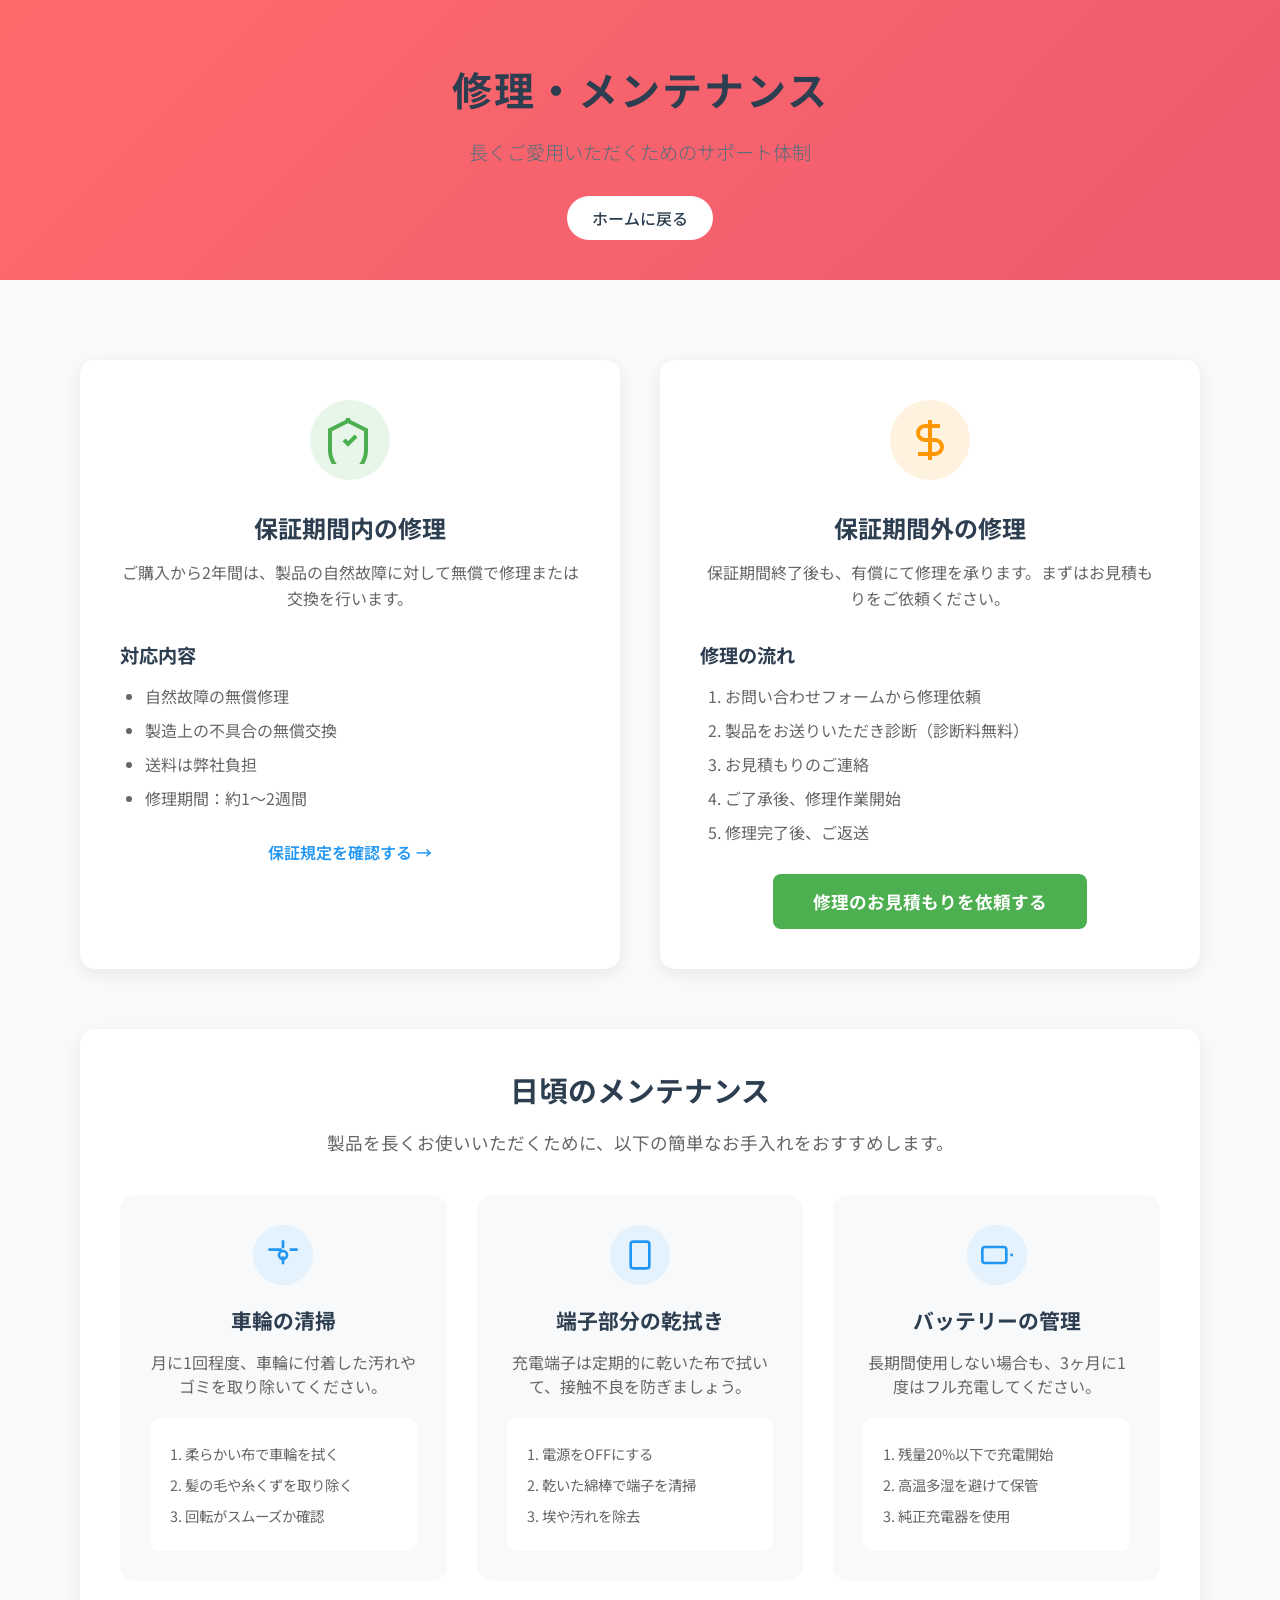
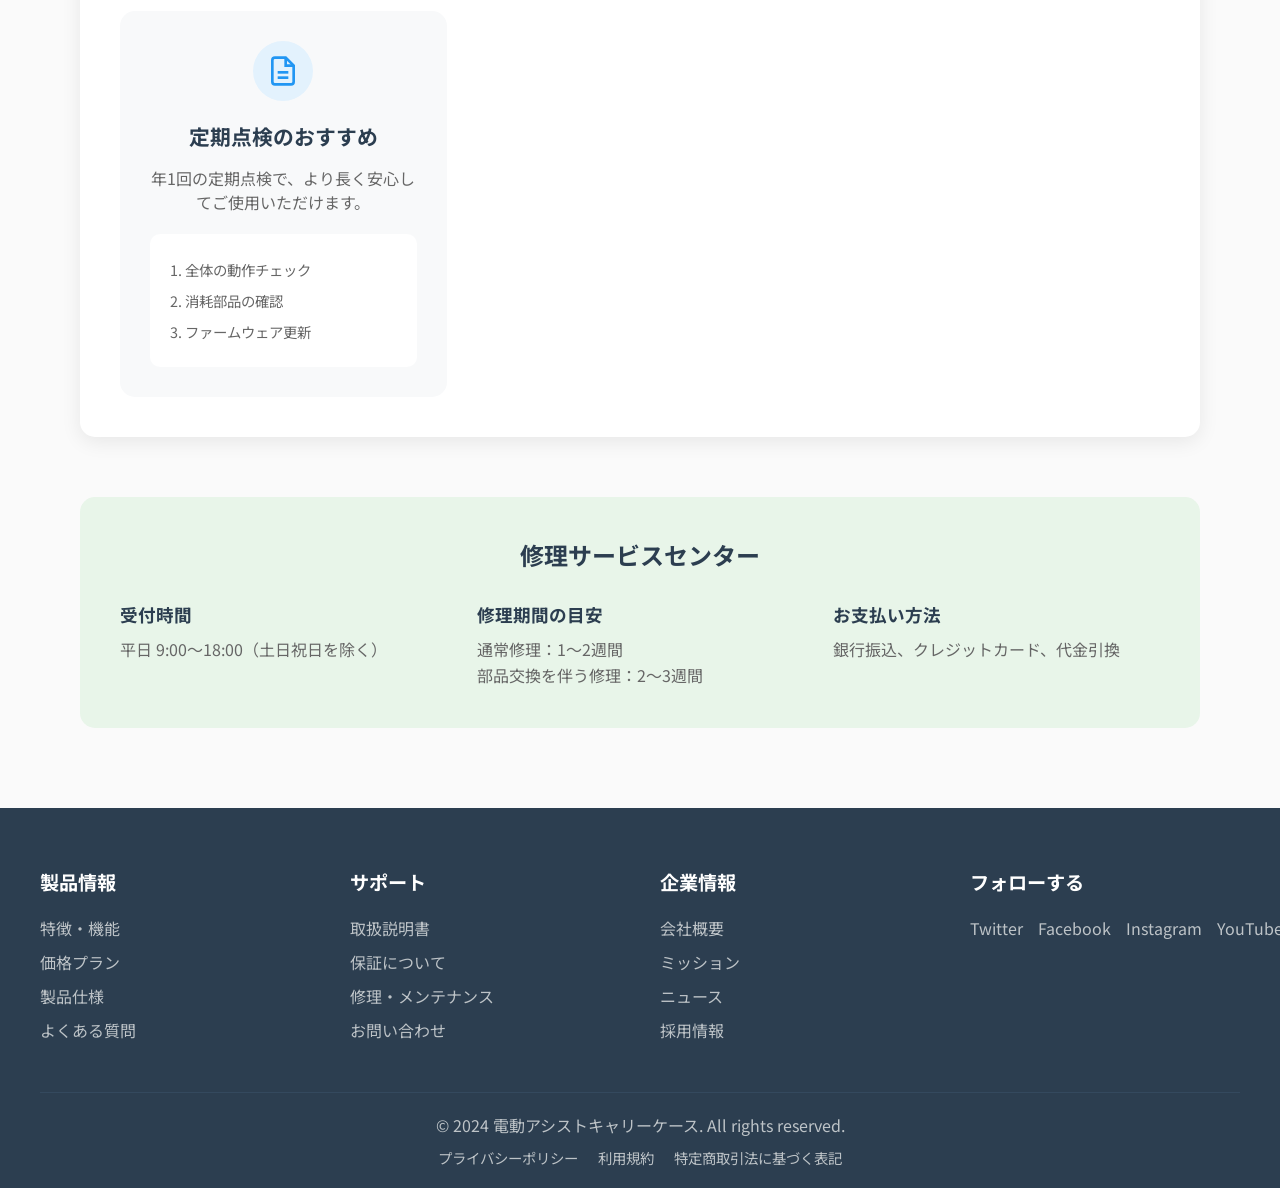
<file: repair.html>
<!DOCTYPE html>
<html lang="ja">
<head>
    <meta charset="UTF-8">
    <meta name="viewport" content="width=device-width, initial-scale=1.0">
    <title>修理・メンテナンス - 電動アシストキャリーケース</title>
    <link rel="preconnect" href="https://fonts.googleapis.com">
    <link rel="preconnect" href="https://fonts.gstatic.com" crossorigin>
    <link href="https://fonts.googleapis.com/css2?family=Noto+Sans+JP:wght@300;400;700&display=swap" rel="stylesheet">
    <link rel="stylesheet" href="styles.css">
</head>
<body>
    <div class="hero-section repair-hero">
        <h1 class="main-title">修理・メンテナンス</h1>
        <p class="subtitle">長くご愛用いただくためのサポート体制</p>
        <a href="index.html" class="back-to-home">ホームに戻る</a>
    </div>

    <section class="repair-section">
        <div class="container">
            <div class="repair-content">
                <div class="repair-types">
                    <div class="repair-card">
                        <div class="repair-icon warranty-icon">
                            <svg width="48" height="48" viewBox="0 0 24 24" fill="none" stroke="currentColor" stroke-width="2">
                                <path d="M12 2L2 7v10c0 5.55 3.84 10.74 9 12 5.16-1.26 9-6.45 9-12V7l-10-5z"></path>
                                <path d="M9 12l2 2 4-4"></path>
                            </svg>
                        </div>
                        <h2>保証期間内の修理</h2>
                        <p class="repair-description">ご購入から2年間は、製品の自然故障に対して無償で修理または交換を行います。</p>
                        <div class="repair-details">
                            <h4>対応内容</h4>
                            <ul>
                                <li>自然故障の無償修理</li>
                                <li>製造上の不具合の無償交換</li>
                                <li>送料は弊社負担</li>
                                <li>修理期間：約1〜2週間</li>
                            </ul>
                        </div>
                        <a href="warranty.html" class="learn-more">保証規定を確認する →</a>
                    </div>

                    <div class="repair-card">
                        <div class="repair-icon paid-icon">
                            <svg width="48" height="48" viewBox="0 0 24 24" fill="none" stroke="currentColor" stroke-width="2">
                                <path d="M12 2v20M17 5H9.5a3.5 3.5 0 0 0 0 7h5a3.5 3.5 0 0 1 0 7H6"></path>
                            </svg>
                        </div>
                        <h2>保証期間外の修理</h2>
                        <p class="repair-description">保証期間終了後も、有償にて修理を承ります。まずはお見積もりをご依頼ください。</p>
                        <div class="repair-details">
                            <h4>修理の流れ</h4>
                            <ol>
                                <li>お問い合わせフォームから修理依頼</li>
                                <li>製品をお送りいただき診断（診断料無料）</li>
                                <li>お見積もりのご連絡</li>
                                <li>ご了承後、修理作業開始</li>
                                <li>修理完了後、ご返送</li>
                            </ol>
                        </div>
                        <a href="index.html#contact" class="contact-button">修理のお見積もりを依頼する</a>
                    </div>
                </div>

                <div class="maintenance-section">
                    <h2>日頃のメンテナンス</h2>
                    <p class="maintenance-intro">製品を長くお使いいただくために、以下の簡単なお手入れをおすすめします。</p>
                    
                    <div class="maintenance-grid">
                        <div class="maintenance-item">
                            <div class="maintenance-icon">
                                <svg width="32" height="32" viewBox="0 0 24 24" fill="none" stroke="currentColor" stroke-width="2">
                                    <circle cx="12" cy="12" r="3"></circle>
                                    <path d="M12 1v6m0 6v6m11-11h-6m-6 0H1"></path>
                                </svg>
                            </div>
                            <h3>車輪の清掃</h3>
                            <p>月に1回程度、車輪に付着した汚れやゴミを取り除いてください。</p>
                            <div class="maintenance-steps">
                                <p>1. 柔らかい布で車輪を拭く</p>
                                <p>2. 髪の毛や糸くずを取り除く</p>
                                <p>3. 回転がスムーズか確認</p>
                            </div>
                        </div>

                        <div class="maintenance-item">
                            <div class="maintenance-icon">
                                <svg width="32" height="32" viewBox="0 0 24 24" fill="none" stroke="currentColor" stroke-width="2">
                                    <rect x="5" y="2" width="14" height="20" rx="2" ry="2"></rect>
                                    <line x1="12" y1="18" x2="12" y2="18"></line>
                            </svg>
                            </div>
                            <h3>端子部分の乾拭き</h3>
                            <p>充電端子は定期的に乾いた布で拭いて、接触不良を防ぎましょう。</p>
                            <div class="maintenance-steps">
                                <p>1. 電源をOFFにする</p>
                                <p>2. 乾いた綿棒で端子を清掃</p>
                                <p>3. 埃や汚れを除去</p>
                            </div>
                        </div>

                        <div class="maintenance-item">
                            <div class="maintenance-icon">
                                <svg width="32" height="32" viewBox="0 0 24 24" fill="none" stroke="currentColor" stroke-width="2">
                                    <rect x="1" y="6" width="18" height="12" rx="2" ry="2"></rect>
                                    <line x1="23" y1="13" x2="23" y2="11"></line>
                                </svg>
                            </div>
                            <h3>バッテリーの管理</h3>
                            <p>長期間使用しない場合も、3ヶ月に1度はフル充電してください。</p>
                            <div class="maintenance-steps">
                                <p>1. 残量20%以下で充電開始</p>
                                <p>2. 高温多湿を避けて保管</p>
                                <p>3. 純正充電器を使用</p>
                            </div>
                        </div>

                        <div class="maintenance-item">
                            <div class="maintenance-icon">
                                <svg width="32" height="32" viewBox="0 0 24 24" fill="none" stroke="currentColor" stroke-width="2">
                                    <path d="M14 2H6a2 2 0 0 0-2 2v16a2 2 0 0 0 2 2h12a2 2 0 0 0 2-2V8z"></path>
                                    <polyline points="14 2 14 8 20 8"></polyline>
                                    <line x1="16" y1="13" x2="8" y2="13"></line>
                                    <line x1="16" y1="17" x2="8" y2="17"></line>
                                </svg>
                            </div>
                            <h3>定期点検のおすすめ</h3>
                            <p>年1回の定期点検で、より長く安心してご使用いただけます。</p>
                            <div class="maintenance-steps">
                                <p>1. 全体の動作チェック</p>
                                <p>2. 消耗部品の確認</p>
                                <p>3. ファームウェア更新</p>
                            </div>
                        </div>
                    </div>
                </div>

                <div class="service-info">
                    <h3>修理サービスセンター</h3>
                    <div class="service-details">
                        <div class="service-item">
                            <h4>受付時間</h4>
                            <p>平日 9:00〜18:00（土日祝日を除く）</p>
                        </div>
                        <div class="service-item">
                            <h4>修理期間の目安</h4>
                            <p>通常修理：1〜2週間<br>部品交換を伴う修理：2〜3週間</p>
                        </div>
                        <div class="service-item">
                            <h4>お支払い方法</h4>
                            <p>銀行振込、クレジットカード、代金引換</p>
                        </div>
                    </div>
                </div>
            </div>
        </div>
    </section>

    <footer class="footer">
        <div class="footer-content">
            <div class="footer-section">
                <h4>製品情報</h4>
                <ul>
                    <li><a href="index.html#features">特徴・機能</a></li>
                    <li><a href="index.html#pricing">価格プラン</a></li>
                    <li><a href="specs.html">製品仕様</a></li>
                    <li><a href="faq.html">よくある質問</a></li>
                </ul>
            </div>
            <div class="footer-section">
                <h4>サポート</h4>
                <ul>
                    <li><a href="manual.html">取扱説明書</a></li>
                    <li><a href="warranty.html">保証について</a></li>
                    <li><a href="repair.html">修理・メンテナンス</a></li>
                    <li><a href="index.html#contact">お問い合わせ</a></li>
                </ul>
            </div>
            <div class="footer-section">
                <h4>企業情報</h4>
                <ul>
                    <li><a href="about.html">会社概要</a></li>
                    <li><a href="#mission">ミッション</a></li>
                    <li><a href="#news">ニュース</a></li>
                    <li><a href="#recruit">採用情報</a></li>
                </ul>
            </div>
            <div class="footer-section">
                <h4>フォローする</h4>
                <div class="social-links">
                    <a href="#" aria-label="Twitter">Twitter</a>
                    <a href="#" aria-label="Facebook">Facebook</a>
                    <a href="#" aria-label="Instagram">Instagram</a>
                    <a href="#" aria-label="YouTube">YouTube</a>
                </div>
            </div>
        </div>
        <div class="footer-bottom">
            <p>&copy; 2024 電動アシストキャリーケース. All rights reserved.</p>
            <div class="footer-links">
                <a href="privacy.html">プライバシーポリシー</a>
                <a href="terms.html">利用規約</a>
                <a href="legal.html">特定商取引法に基づく表記</a>
            </div>
        </div>
    </footer>
</body>
</html>
</file>
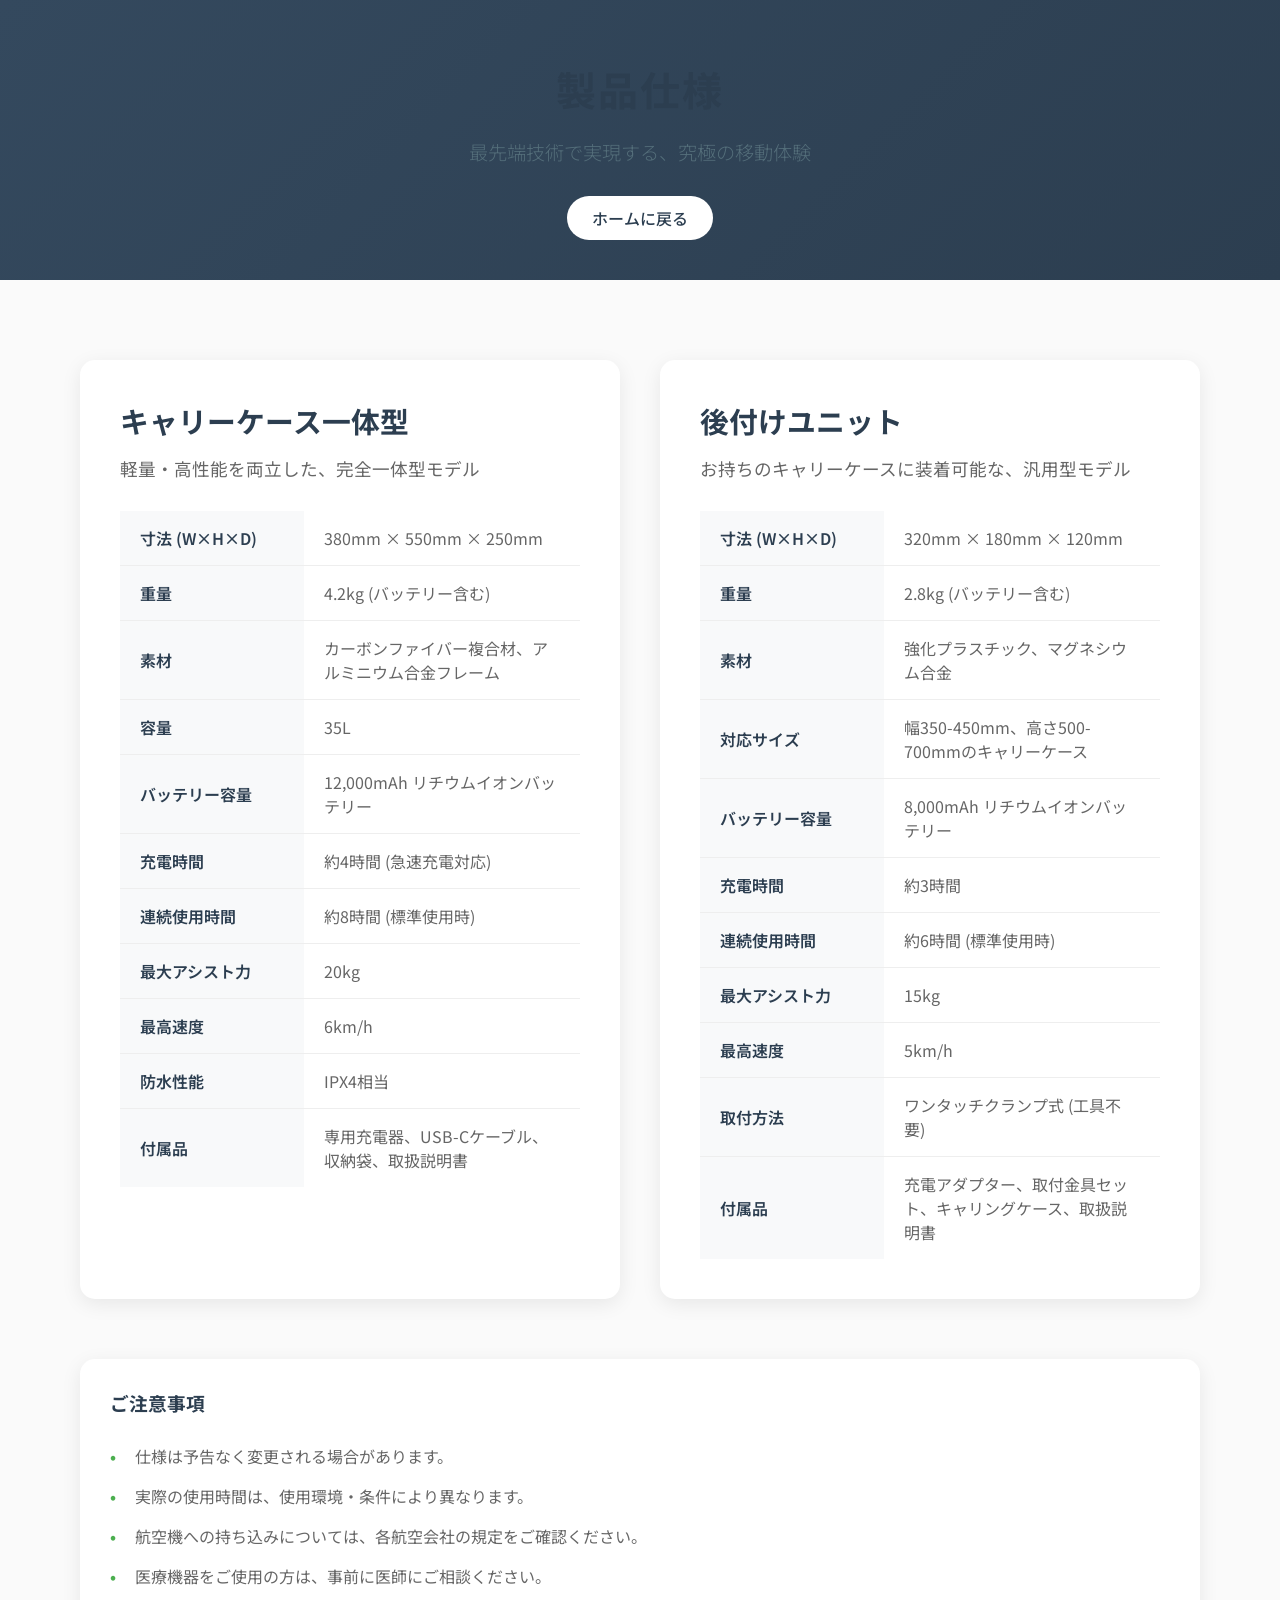
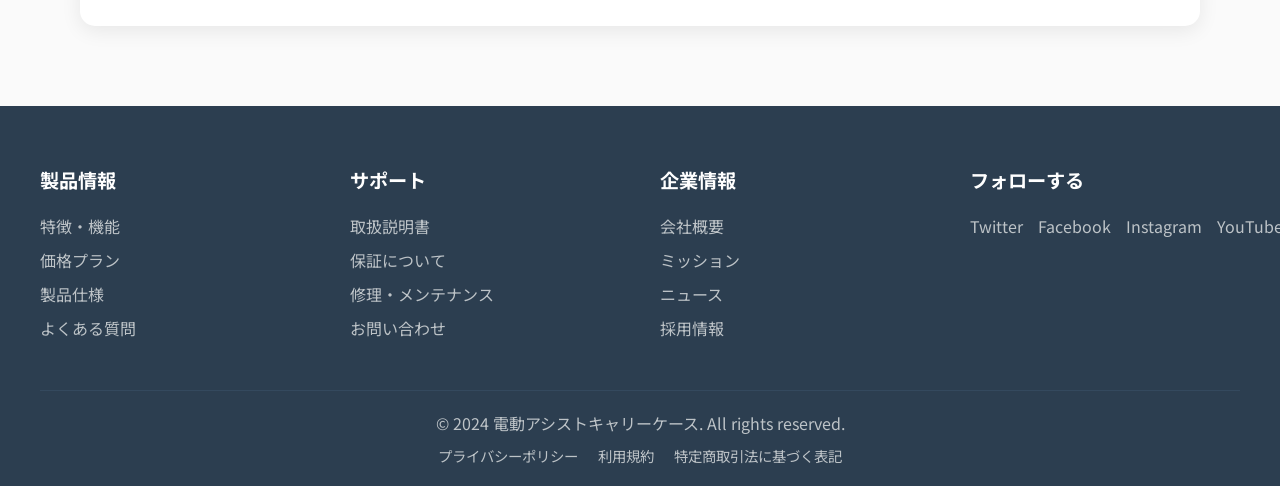
<file: specs.html>
<!DOCTYPE html>
<html lang="ja">
<head>
    <meta charset="UTF-8">
    <meta name="viewport" content="width=device-width, initial-scale=1.0">
    <title>製品仕様 - 電動アシストキャリーケース</title>
    <link rel="preconnect" href="https://fonts.googleapis.com">
    <link rel="preconnect" href="https://fonts.gstatic.com" crossorigin>
    <link href="https://fonts.googleapis.com/css2?family=Noto+Sans+JP:wght@300;400;700&display=swap" rel="stylesheet">
    <link rel="stylesheet" href="styles.css">
</head>
<body>
    <div class="hero-section specs-hero">
        <h1 class="main-title">製品仕様</h1>
        <p class="subtitle">最先端技術で実現する、究極の移動体験</p>
        <a href="index.html" class="back-to-home">ホームに戻る</a>
    </div>

    <section class="specs-section">
        <div class="container">
            <div class="specs-container">
                <div class="spec-card">
                    <h2>キャリーケース一体型</h2>
                    <p class="spec-description">軽量・高性能を両立した、完全一体型モデル</p>
                    <table class="spec-table">
                        <tbody>
                            <tr>
                                <th>寸法 (W×H×D)</th>
                                <td>380mm × 550mm × 250mm</td>
                            </tr>
                            <tr>
                                <th>重量</th>
                                <td>4.2kg (バッテリー含む)</td>
                            </tr>
                            <tr>
                                <th>素材</th>
                                <td>カーボンファイバー複合材、アルミニウム合金フレーム</td>
                            </tr>
                            <tr>
                                <th>容量</th>
                                <td>35L</td>
                            </tr>
                            <tr>
                                <th>バッテリー容量</th>
                                <td>12,000mAh リチウムイオンバッテリー</td>
                            </tr>
                            <tr>
                                <th>充電時間</th>
                                <td>約4時間 (急速充電対応)</td>
                            </tr>
                            <tr>
                                <th>連続使用時間</th>
                                <td>約8時間 (標準使用時)</td>
                            </tr>
                            <tr>
                                <th>最大アシスト力</th>
                                <td>20kg</td>
                            </tr>
                            <tr>
                                <th>最高速度</th>
                                <td>6km/h</td>
                            </tr>
                            <tr>
                                <th>防水性能</th>
                                <td>IPX4相当</td>
                            </tr>
                            <tr>
                                <th>付属品</th>
                                <td>専用充電器、USB-Cケーブル、収納袋、取扱説明書</td>
                            </tr>
                        </tbody>
                    </table>
                </div>

                <div class="spec-card">
                    <h2>後付けユニット</h2>
                    <p class="spec-description">お持ちのキャリーケースに装着可能な、汎用型モデル</p>
                    <table class="spec-table">
                        <tbody>
                            <tr>
                                <th>寸法 (W×H×D)</th>
                                <td>320mm × 180mm × 120mm</td>
                            </tr>
                            <tr>
                                <th>重量</th>
                                <td>2.8kg (バッテリー含む)</td>
                            </tr>
                            <tr>
                                <th>素材</th>
                                <td>強化プラスチック、マグネシウム合金</td>
                            </tr>
                            <tr>
                                <th>対応サイズ</th>
                                <td>幅350-450mm、高さ500-700mmのキャリーケース</td>
                            </tr>
                            <tr>
                                <th>バッテリー容量</th>
                                <td>8,000mAh リチウムイオンバッテリー</td>
                            </tr>
                            <tr>
                                <th>充電時間</th>
                                <td>約3時間</td>
                            </tr>
                            <tr>
                                <th>連続使用時間</th>
                                <td>約6時間 (標準使用時)</td>
                            </tr>
                            <tr>
                                <th>最大アシスト力</th>
                                <td>15kg</td>
                            </tr>
                            <tr>
                                <th>最高速度</th>
                                <td>5km/h</td>
                            </tr>
                            <tr>
                                <th>取付方法</th>
                                <td>ワンタッチクランプ式 (工具不要)</td>
                            </tr>
                            <tr>
                                <th>付属品</th>
                                <td>充電アダプター、取付金具セット、キャリングケース、取扱説明書</td>
                            </tr>
                        </tbody>
                    </table>
                </div>
            </div>

            <div class="spec-notes">
                <h3>ご注意事項</h3>
                <ul>
                    <li>仕様は予告なく変更される場合があります。</li>
                    <li>実際の使用時間は、使用環境・条件により異なります。</li>
                    <li>航空機への持ち込みについては、各航空会社の規定をご確認ください。</li>
                    <li>医療機器をご使用の方は、事前に医師にご相談ください。</li>
                </ul>
            </div>
        </div>
    </section>

    <footer class="footer">
        <div class="footer-content">
            <div class="footer-section">
                <h4>製品情報</h4>
                <ul>
                    <li><a href="index.html#features">特徴・機能</a></li>
                    <li><a href="index.html#pricing">価格プラン</a></li>
                    <li><a href="specs.html">製品仕様</a></li>
                    <li><a href="faq.html">よくある質問</a></li>
                </ul>
            </div>
            <div class="footer-section">
                <h4>サポート</h4>
                <ul>
                    <li><a href="manual.html">取扱説明書</a></li>
                    <li><a href="warranty.html">保証について</a></li>
                    <li><a href="repair.html">修理・メンテナンス</a></li>
                    <li><a href="index.html#contact">お問い合わせ</a></li>
                </ul>
            </div>
            <div class="footer-section">
                <h4>企業情報</h4>
                <ul>
                    <li><a href="about.html">会社概要</a></li>
                    <li><a href="#mission">ミッション</a></li>
                    <li><a href="#news">ニュース</a></li>
                    <li><a href="#recruit">採用情報</a></li>
                </ul>
            </div>
            <div class="footer-section">
                <h4>フォローする</h4>
                <div class="social-links">
                    <a href="#" aria-label="Twitter">Twitter</a>
                    <a href="#" aria-label="Facebook">Facebook</a>
                    <a href="#" aria-label="Instagram">Instagram</a>
                    <a href="#" aria-label="YouTube">YouTube</a>
                </div>
            </div>
        </div>
        <div class="footer-bottom">
            <p>&copy; 2024 電動アシストキャリーケース. All rights reserved.</p>
            <div class="footer-links">
                <a href="privacy.html">プライバシーポリシー</a>
                <a href="terms.html">利用規約</a>
                <a href="legal.html">特定商取引法に基づく表記</a>
            </div>
        </div>
    </footer>
</body>
</html>
</file>
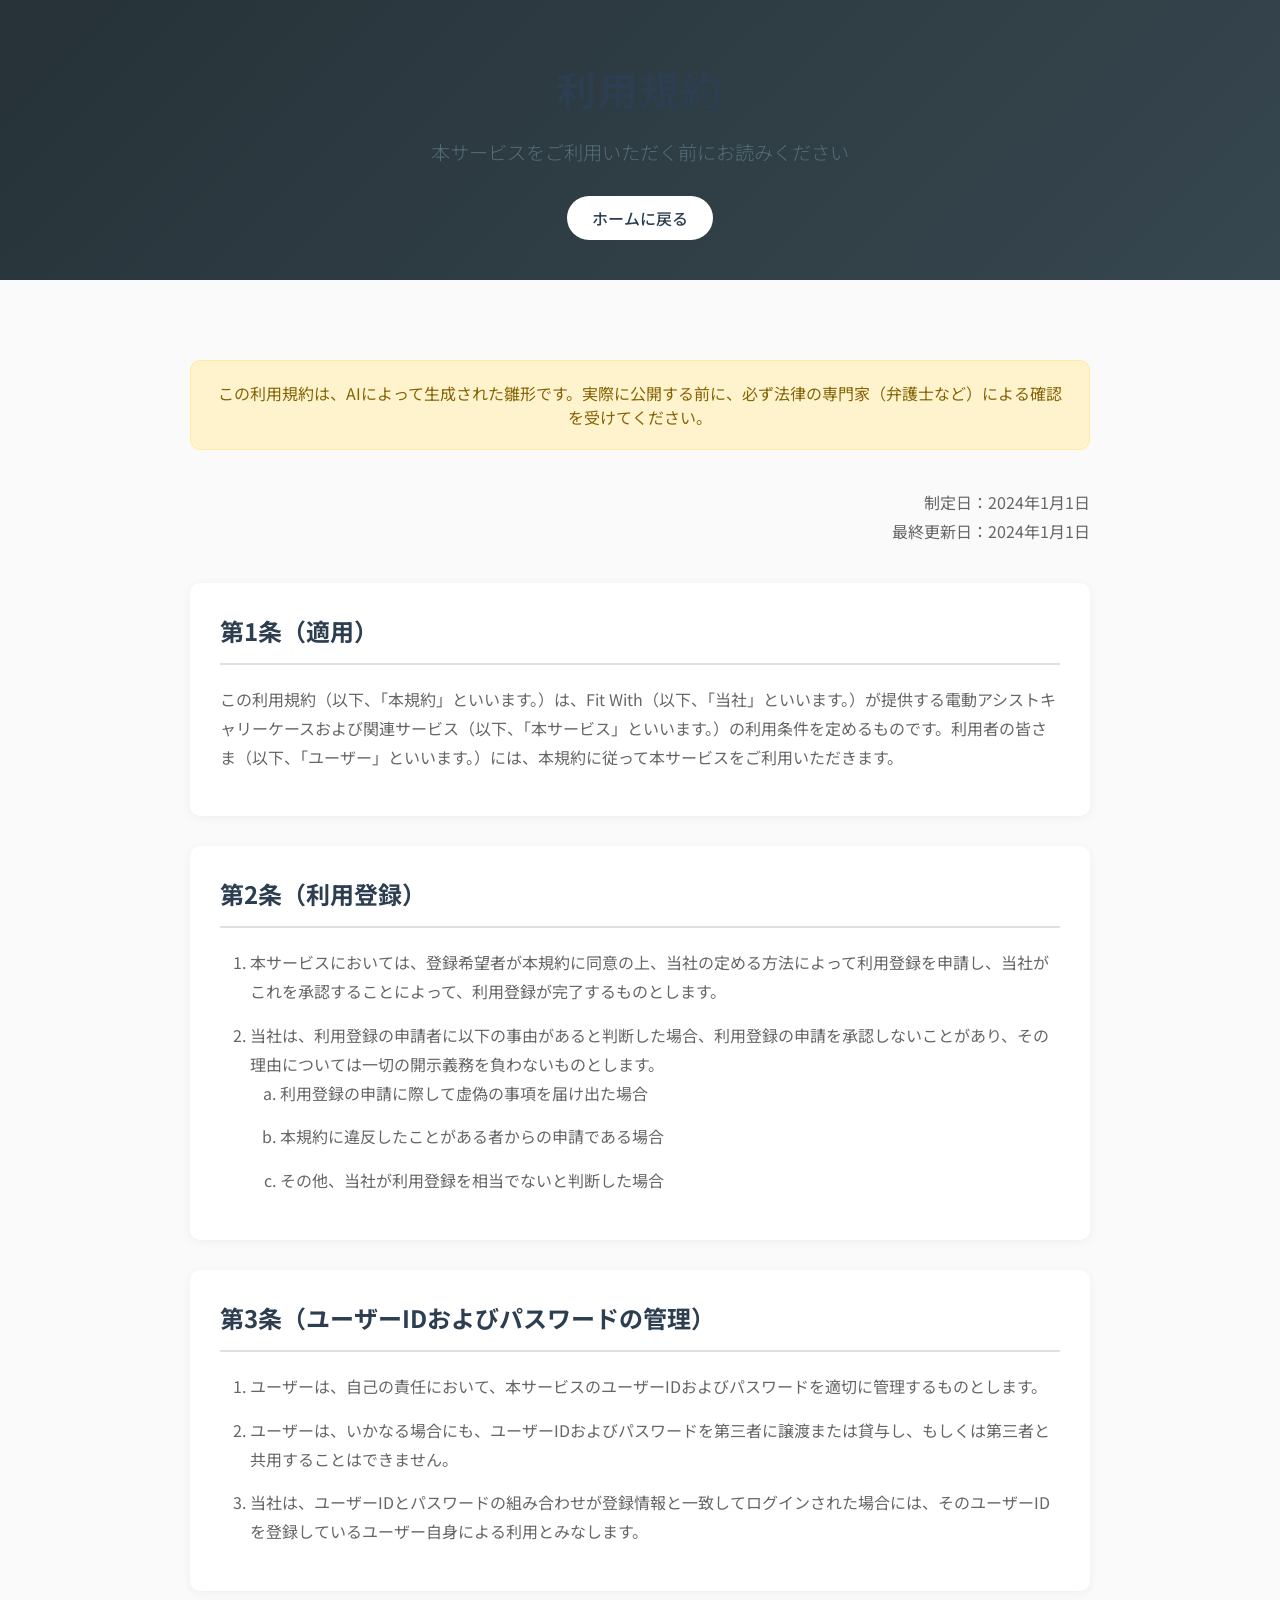
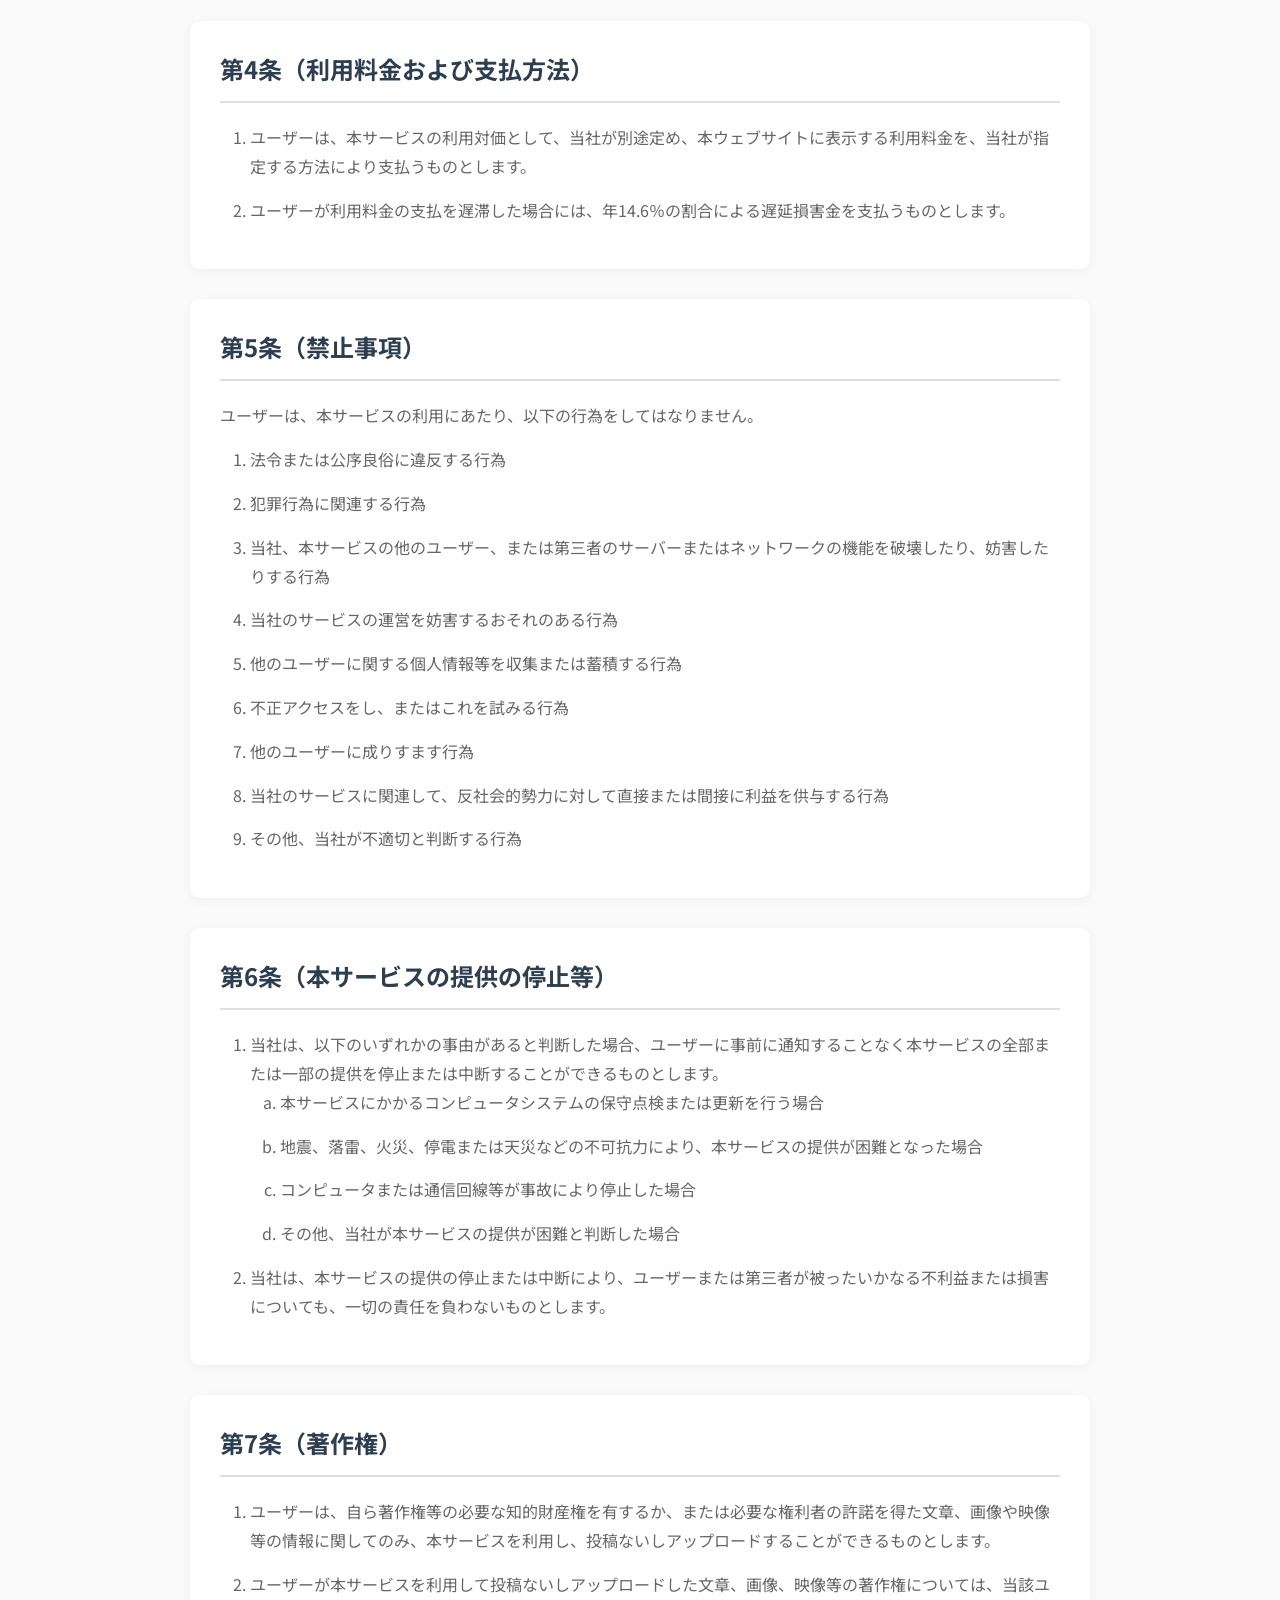
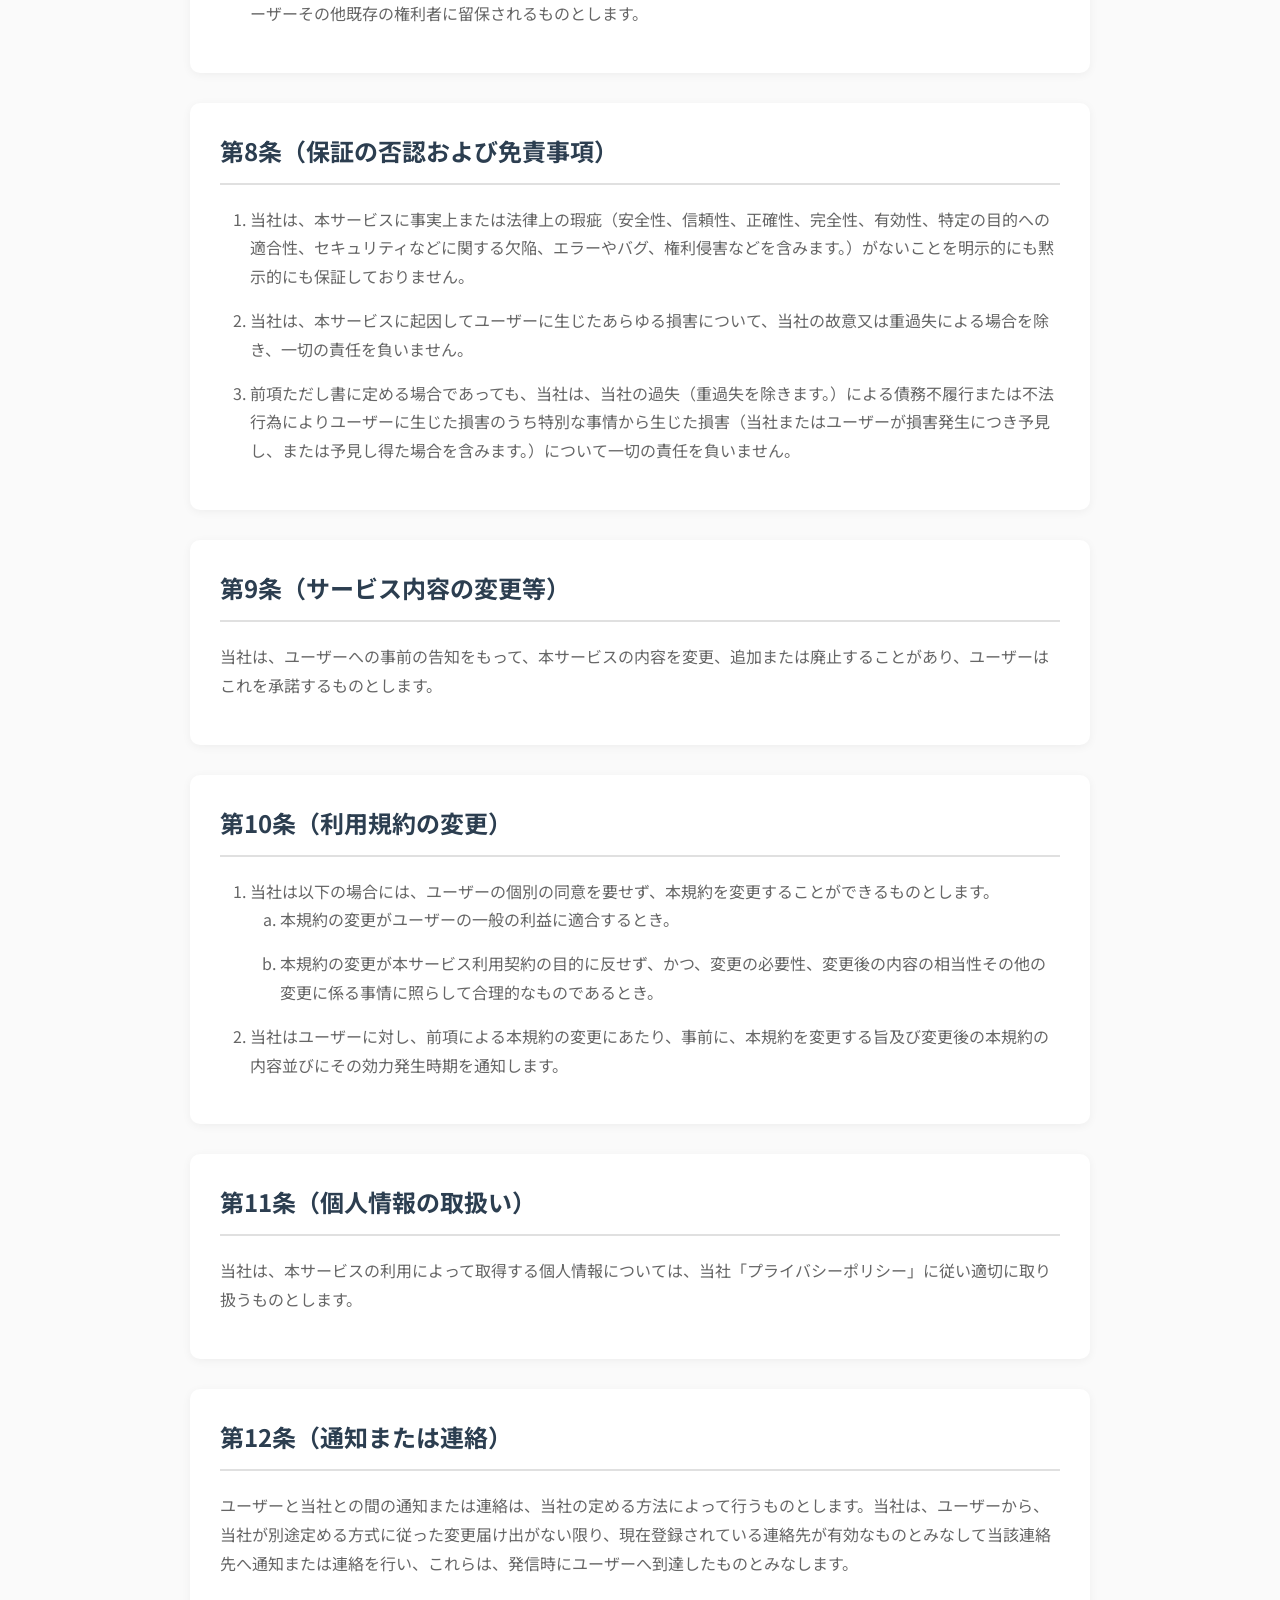
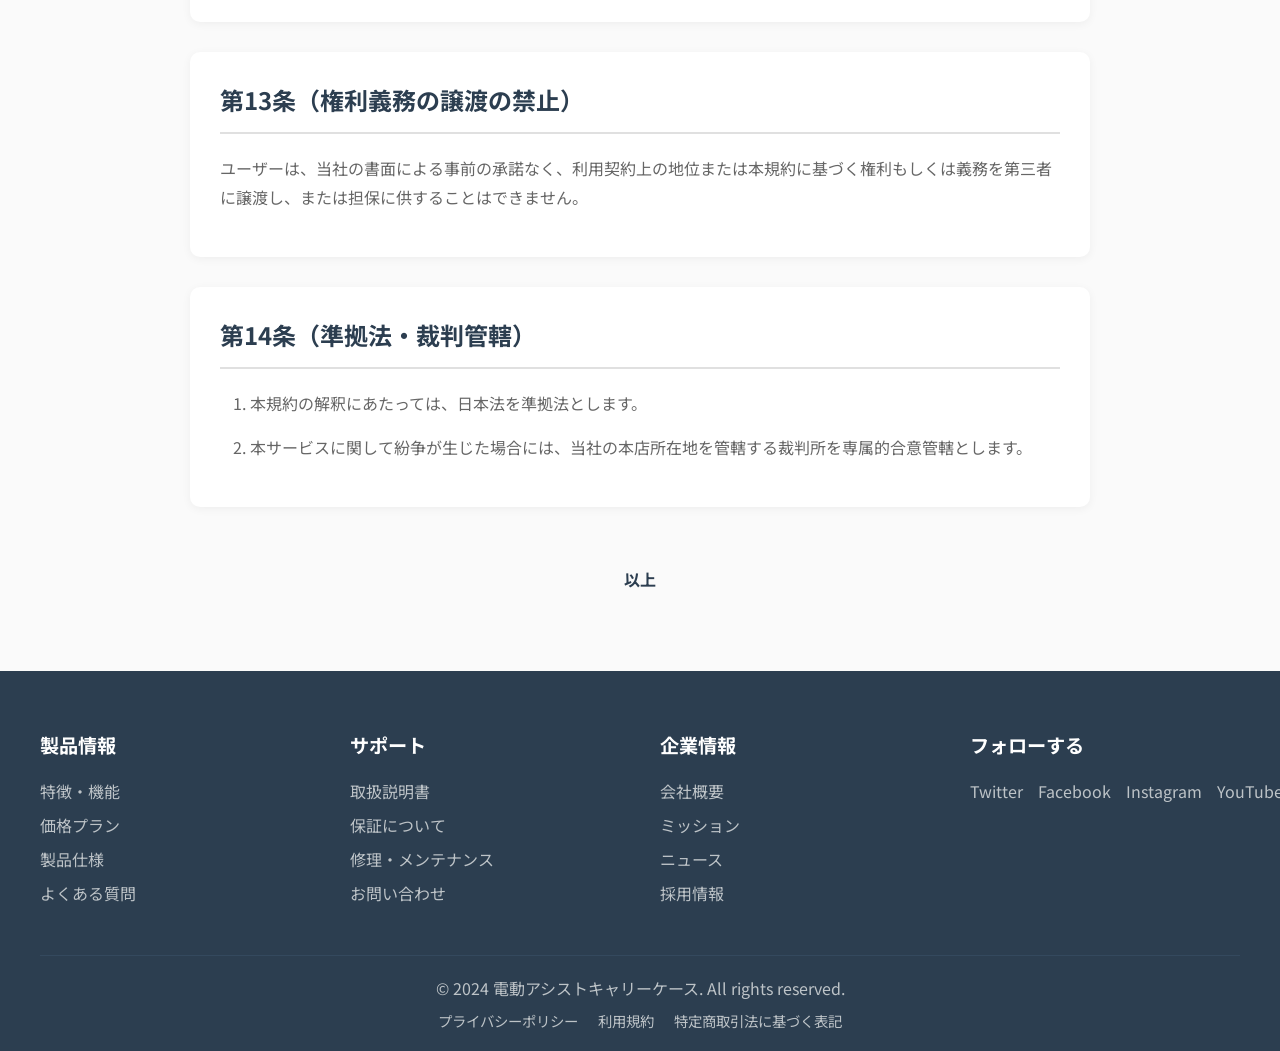
<file: terms.html>
<!DOCTYPE html>
<html lang="ja">
<head>
    <meta charset="UTF-8">
    <meta name="viewport" content="width=device-width, initial-scale=1.0">
    <title>利用規約 - 電動アシストキャリーケース</title>
    <link rel="preconnect" href="https://fonts.googleapis.com">
    <link rel="preconnect" href="https://fonts.gstatic.com" crossorigin>
    <link href="https://fonts.googleapis.com/css2?family=Noto+Sans+JP:wght@300;400;700&display=swap" rel="stylesheet">
    <link rel="stylesheet" href="styles.css">
</head>
<body>
    <div class="hero-section legal-hero">
        <h1 class="main-title">利用規約</h1>
        <p class="subtitle">本サービスをご利用いただく前にお読みください</p>
        <a href="index.html" class="back-to-home">ホームに戻る</a>
    </div>

    <section class="legal-section">
        <div class="container">
            <div class="legal-content">
                <div class="legal-notice">
                    <p>この利用規約は、AIによって生成された雛形です。実際に公開する前に、必ず法律の専門家（弁護士など）による確認を受けてください。</p>
                </div>

                <div class="legal-date">
                    <p>制定日：2024年1月1日</p>
                    <p>最終更新日：2024年1月1日</p>
                </div>

                <article class="legal-article">
                    <h2>第1条（適用）</h2>
                    <p>この利用規約（以下、「本規約」といいます。）は、Fit With（以下、「当社」といいます。）が提供する電動アシストキャリーケースおよび関連サービス（以下、「本サービス」といいます。）の利用条件を定めるものです。利用者の皆さま（以下、「ユーザー」といいます。）には、本規約に従って本サービスをご利用いただきます。</p>
                </article>

                <article class="legal-article">
                    <h2>第2条（利用登録）</h2>
                    <ol>
                        <li>本サービスにおいては、登録希望者が本規約に同意の上、当社の定める方法によって利用登録を申請し、当社がこれを承認することによって、利用登録が完了するものとします。</li>
                        <li>当社は、利用登録の申請者に以下の事由があると判断した場合、利用登録の申請を承認しないことがあり、その理由については一切の開示義務を負わないものとします。
                            <ol type="a">
                                <li>利用登録の申請に際して虚偽の事項を届け出た場合</li>
                                <li>本規約に違反したことがある者からの申請である場合</li>
                                <li>その他、当社が利用登録を相当でないと判断した場合</li>
                            </ol>
                        </li>
                    </ol>
                </article>

                <article class="legal-article">
                    <h2>第3条（ユーザーIDおよびパスワードの管理）</h2>
                    <ol>
                        <li>ユーザーは、自己の責任において、本サービスのユーザーIDおよびパスワードを適切に管理するものとします。</li>
                        <li>ユーザーは、いかなる場合にも、ユーザーIDおよびパスワードを第三者に譲渡または貸与し、もしくは第三者と共用することはできません。</li>
                        <li>当社は、ユーザーIDとパスワードの組み合わせが登録情報と一致してログインされた場合には、そのユーザーIDを登録しているユーザー自身による利用とみなします。</li>
                    </ol>
                </article>

                <article class="legal-article">
                    <h2>第4条（利用料金および支払方法）</h2>
                    <ol>
                        <li>ユーザーは、本サービスの利用対価として、当社が別途定め、本ウェブサイトに表示する利用料金を、当社が指定する方法により支払うものとします。</li>
                        <li>ユーザーが利用料金の支払を遅滞した場合には、年14.6％の割合による遅延損害金を支払うものとします。</li>
                    </ol>
                </article>

                <article class="legal-article">
                    <h2>第5条（禁止事項）</h2>
                    <p>ユーザーは、本サービスの利用にあたり、以下の行為をしてはなりません。</p>
                    <ol>
                        <li>法令または公序良俗に違反する行為</li>
                        <li>犯罪行為に関連する行為</li>
                        <li>当社、本サービスの他のユーザー、または第三者のサーバーまたはネットワークの機能を破壊したり、妨害したりする行為</li>
                        <li>当社のサービスの運営を妨害するおそれのある行為</li>
                        <li>他のユーザーに関する個人情報等を収集または蓄積する行為</li>
                        <li>不正アクセスをし、またはこれを試みる行為</li>
                        <li>他のユーザーに成りすます行為</li>
                        <li>当社のサービスに関連して、反社会的勢力に対して直接または間接に利益を供与する行為</li>
                        <li>その他、当社が不適切と判断する行為</li>
                    </ol>
                </article>

                <article class="legal-article">
                    <h2>第6条（本サービスの提供の停止等）</h2>
                    <ol>
                        <li>当社は、以下のいずれかの事由があると判断した場合、ユーザーに事前に通知することなく本サービスの全部または一部の提供を停止または中断することができるものとします。
                            <ol type="a">
                                <li>本サービスにかかるコンピュータシステムの保守点検または更新を行う場合</li>
                                <li>地震、落雷、火災、停電または天災などの不可抗力により、本サービスの提供が困難となった場合</li>
                                <li>コンピュータまたは通信回線等が事故により停止した場合</li>
                                <li>その他、当社が本サービスの提供が困難と判断した場合</li>
                            </ol>
                        </li>
                        <li>当社は、本サービスの提供の停止または中断により、ユーザーまたは第三者が被ったいかなる不利益または損害についても、一切の責任を負わないものとします。</li>
                    </ol>
                </article>

                <article class="legal-article">
                    <h2>第7条（著作権）</h2>
                    <ol>
                        <li>ユーザーは、自ら著作権等の必要な知的財産権を有するか、または必要な権利者の許諾を得た文章、画像や映像等の情報に関してのみ、本サービスを利用し、投稿ないしアップロードすることができるものとします。</li>
                        <li>ユーザーが本サービスを利用して投稿ないしアップロードした文章、画像、映像等の著作権については、当該ユーザーその他既存の権利者に留保されるものとします。</li>
                    </ol>
                </article>

                <article class="legal-article">
                    <h2>第8条（保証の否認および免責事項）</h2>
                    <ol>
                        <li>当社は、本サービスに事実上または法律上の瑕疵（安全性、信頼性、正確性、完全性、有効性、特定の目的への適合性、セキュリティなどに関する欠陥、エラーやバグ、権利侵害などを含みます。）がないことを明示的にも黙示的にも保証しておりません。</li>
                        <li>当社は、本サービスに起因してユーザーに生じたあらゆる損害について、当社の故意又は重過失による場合を除き、一切の責任を負いません。</li>
                        <li>前項ただし書に定める場合であっても、当社は、当社の過失（重過失を除きます。）による債務不履行または不法行為によりユーザーに生じた損害のうち特別な事情から生じた損害（当社またはユーザーが損害発生につき予見し、または予見し得た場合を含みます。）について一切の責任を負いません。</li>
                    </ol>
                </article>

                <article class="legal-article">
                    <h2>第9条（サービス内容の変更等）</h2>
                    <p>当社は、ユーザーへの事前の告知をもって、本サービスの内容を変更、追加または廃止することがあり、ユーザーはこれを承諾するものとします。</p>
                </article>

                <article class="legal-article">
                    <h2>第10条（利用規約の変更）</h2>
                    <ol>
                        <li>当社は以下の場合には、ユーザーの個別の同意を要せず、本規約を変更することができるものとします。
                            <ol type="a">
                                <li>本規約の変更がユーザーの一般の利益に適合するとき。</li>
                                <li>本規約の変更が本サービス利用契約の目的に反せず、かつ、変更の必要性、変更後の内容の相当性その他の変更に係る事情に照らして合理的なものであるとき。</li>
                            </ol>
                        </li>
                        <li>当社はユーザーに対し、前項による本規約の変更にあたり、事前に、本規約を変更する旨及び変更後の本規約の内容並びにその効力発生時期を通知します。</li>
                    </ol>
                </article>

                <article class="legal-article">
                    <h2>第11条（個人情報の取扱い）</h2>
                    <p>当社は、本サービスの利用によって取得する個人情報については、当社「プライバシーポリシー」に従い適切に取り扱うものとします。</p>
                </article>

                <article class="legal-article">
                    <h2>第12条（通知または連絡）</h2>
                    <p>ユーザーと当社との間の通知または連絡は、当社の定める方法によって行うものとします。当社は、ユーザーから、当社が別途定める方式に従った変更届け出がない限り、現在登録されている連絡先が有効なものとみなして当該連絡先へ通知または連絡を行い、これらは、発信時にユーザーへ到達したものとみなします。</p>
                </article>

                <article class="legal-article">
                    <h2>第13条（権利義務の譲渡の禁止）</h2>
                    <p>ユーザーは、当社の書面による事前の承諾なく、利用契約上の地位または本規約に基づく権利もしくは義務を第三者に譲渡し、または担保に供することはできません。</p>
                </article>

                <article class="legal-article">
                    <h2>第14条（準拠法・裁判管轄）</h2>
                    <ol>
                        <li>本規約の解釈にあたっては、日本法を準拠法とします。</li>
                        <li>本サービスに関して紛争が生じた場合には、当社の本店所在地を管轄する裁判所を専属的合意管轄とします。</li>
                    </ol>
                </article>

                <p class="legal-footer">以上</p>
            </div>
        </div>
    </section>

    <footer class="footer">
        <div class="footer-content">
            <div class="footer-section">
                <h4>製品情報</h4>
                <ul>
                    <li><a href="index.html#features">特徴・機能</a></li>
                    <li><a href="index.html#pricing">価格プラン</a></li>
                    <li><a href="specs.html">製品仕様</a></li>
                    <li><a href="faq.html">よくある質問</a></li>
                </ul>
            </div>
            <div class="footer-section">
                <h4>サポート</h4>
                <ul>
                    <li><a href="manual.html">取扱説明書</a></li>
                    <li><a href="warranty.html">保証について</a></li>
                    <li><a href="repair.html">修理・メンテナンス</a></li>
                    <li><a href="index.html#contact">お問い合わせ</a></li>
                </ul>
            </div>
            <div class="footer-section">
                <h4>企業情報</h4>
                <ul>
                    <li><a href="about.html">会社概要</a></li>
                    <li><a href="#mission">ミッション</a></li>
                    <li><a href="#news">ニュース</a></li>
                    <li><a href="#recruit">採用情報</a></li>
                </ul>
            </div>
            <div class="footer-section">
                <h4>フォローする</h4>
                <div class="social-links">
                    <a href="#" aria-label="Twitter">Twitter</a>
                    <a href="#" aria-label="Facebook">Facebook</a>
                    <a href="#" aria-label="Instagram">Instagram</a>
                    <a href="#" aria-label="YouTube">YouTube</a>
                </div>
            </div>
        </div>
        <div class="footer-bottom">
            <p>&copy; 2024 電動アシストキャリーケース. All rights reserved.</p>
            <div class="footer-links">
                <a href="privacy.html">プライバシーポリシー</a>
                <a href="terms.html">利用規約</a>
                <a href="legal.html">特定商取引法に基づく表記</a>
            </div>
        </div>
    </footer>
</body>
</html>
</file>
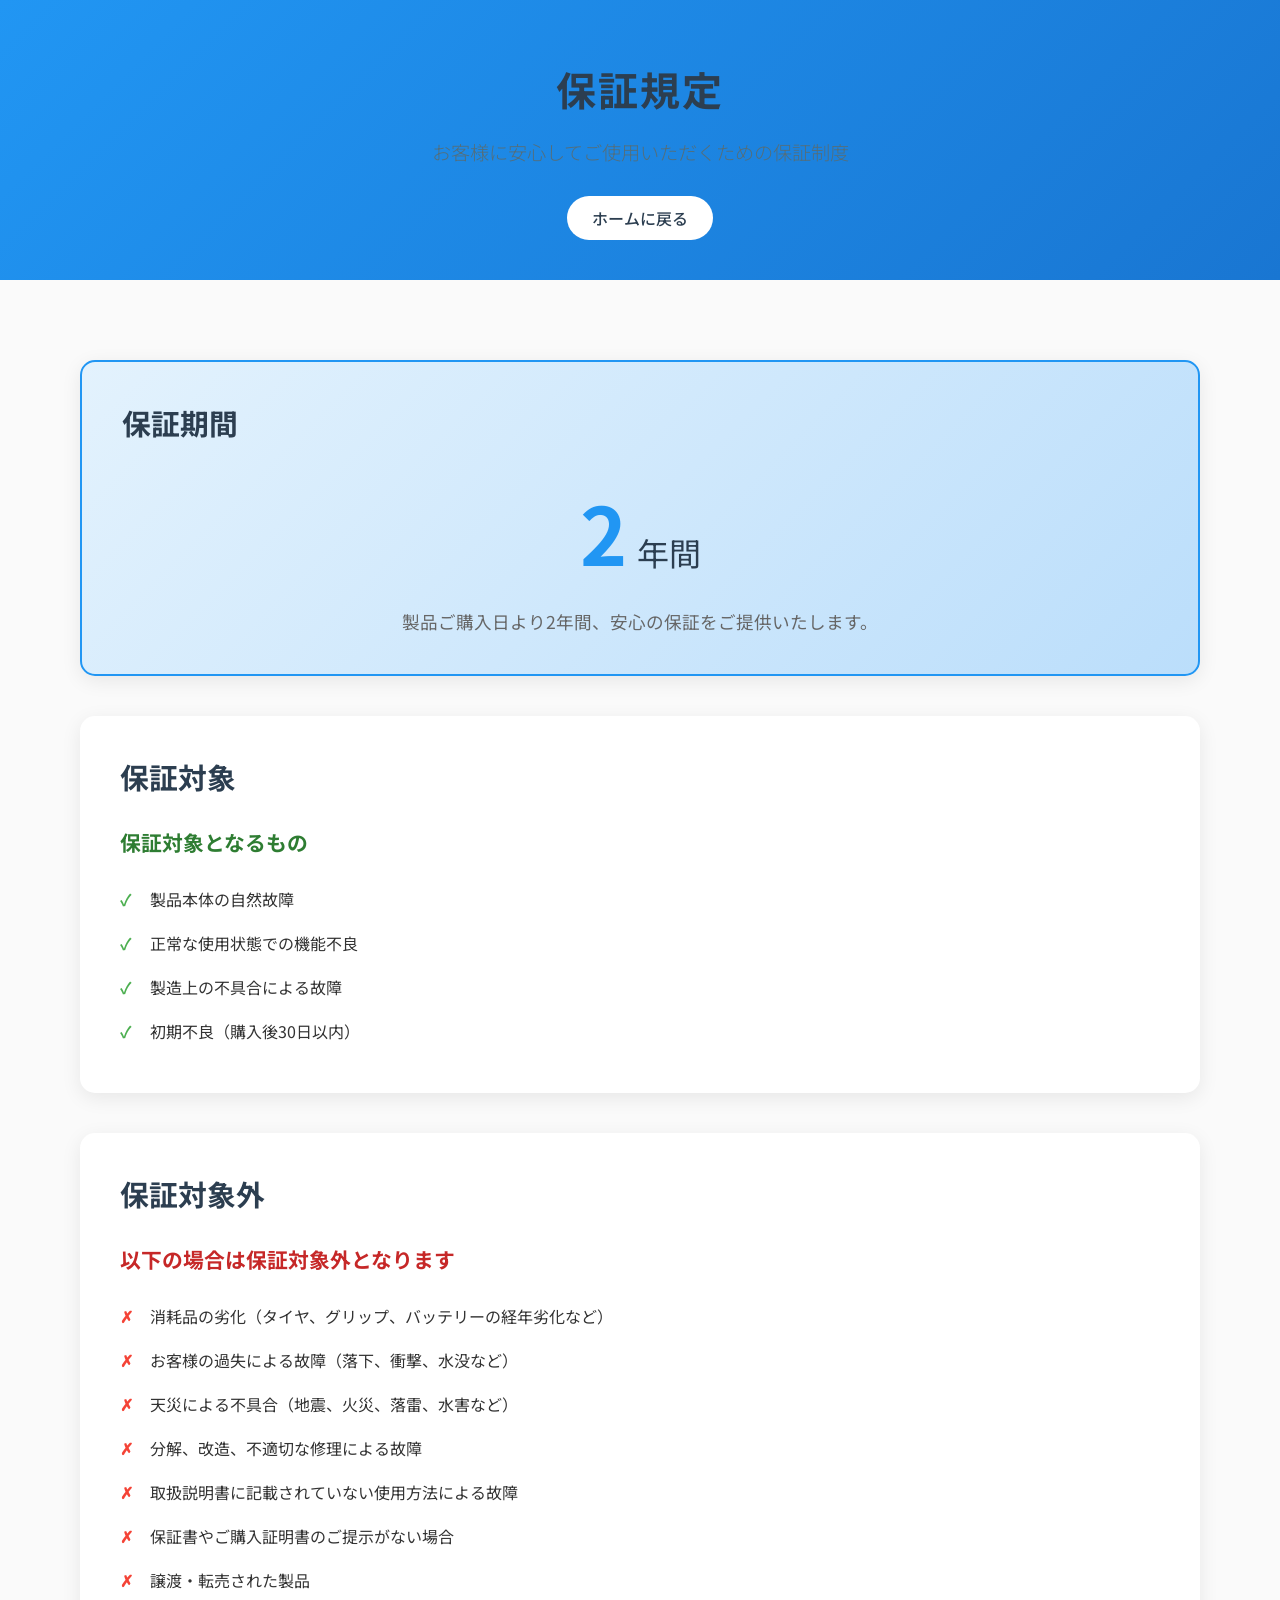
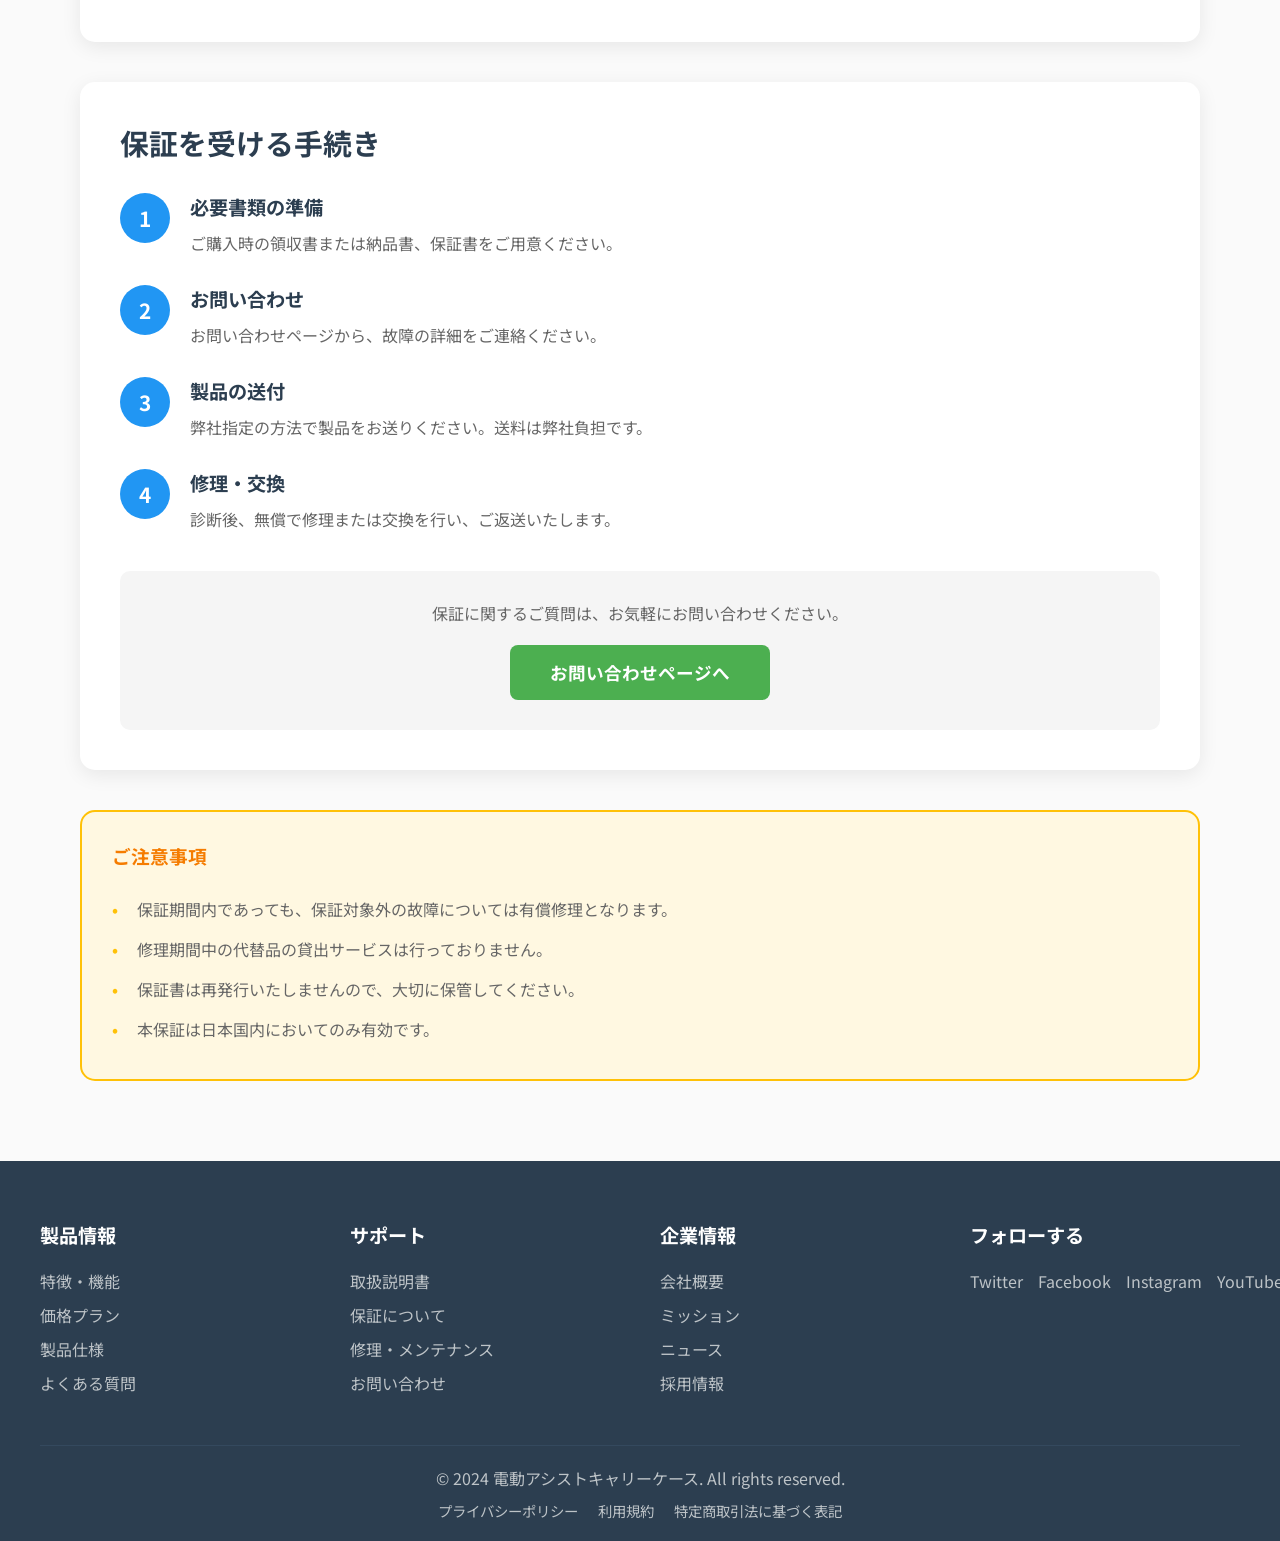
<file: warranty.html>
<!DOCTYPE html>
<html lang="ja">
<head>
    <meta charset="UTF-8">
    <meta name="viewport" content="width=device-width, initial-scale=1.0">
    <title>保証規定 - 電動アシストキャリーケース</title>
    <link rel="preconnect" href="https://fonts.googleapis.com">
    <link rel="preconnect" href="https://fonts.gstatic.com" crossorigin>
    <link href="https://fonts.googleapis.com/css2?family=Noto+Sans+JP:wght@300;400;700&display=swap" rel="stylesheet">
    <link rel="stylesheet" href="styles.css">
</head>
<body>
    <div class="hero-section warranty-hero">
        <h1 class="main-title">保証規定</h1>
        <p class="subtitle">お客様に安心してご使用いただくための保証制度</p>
        <a href="index.html" class="back-to-home">ホームに戻る</a>
    </div>

    <section class="warranty-section">
        <div class="container">
            <div class="warranty-content">
                <div class="warranty-card highlight">
                    <h2>保証期間</h2>
                    <div class="warranty-period">
                        <div class="period-main">
                            <span class="period-number">2</span>
                            <span class="period-unit">年間</span>
                        </div>
                        <p class="period-detail">製品ご購入日より2年間、安心の保証をご提供いたします。</p>
                    </div>
                </div>

                <div class="warranty-card">
                    <h2>保証対象</h2>
                    <div class="warranty-items">
                        <div class="warranty-item included">
                            <h3>保証対象となるもの</h3>
                            <ul>
                                <li>製品本体の自然故障</li>
                                <li>正常な使用状態での機能不良</li>
                                <li>製造上の不具合による故障</li>
                                <li>初期不良（購入後30日以内）</li>
                            </ul>
                        </div>
                    </div>
                </div>

                <div class="warranty-card">
                    <h2>保証対象外</h2>
                    <div class="warranty-items">
                        <div class="warranty-item excluded">
                            <h3>以下の場合は保証対象外となります</h3>
                            <ul>
                                <li>消耗品の劣化（タイヤ、グリップ、バッテリーの経年劣化など）</li>
                                <li>お客様の過失による故障（落下、衝撃、水没など）</li>
                                <li>天災による不具合（地震、火災、落雷、水害など）</li>
                                <li>分解、改造、不適切な修理による故障</li>
                                <li>取扱説明書に記載されていない使用方法による故障</li>
                                <li>保証書やご購入証明書のご提示がない場合</li>
                                <li>譲渡・転売された製品</li>
                            </ul>
                        </div>
                    </div>
                </div>

                <div class="warranty-card">
                    <h2>保証を受ける手続き</h2>
                    <div class="warranty-process">
                        <div class="process-step">
                            <div class="step-icon">1</div>
                            <div class="step-content">
                                <h4>必要書類の準備</h4>
                                <p>ご購入時の領収書または納品書、保証書をご用意ください。</p>
                            </div>
                        </div>
                        <div class="process-step">
                            <div class="step-icon">2</div>
                            <div class="step-content">
                                <h4>お問い合わせ</h4>
                                <p>お問い合わせページから、故障の詳細をご連絡ください。</p>
                            </div>
                        </div>
                        <div class="process-step">
                            <div class="step-icon">3</div>
                            <div class="step-content">
                                <h4>製品の送付</h4>
                                <p>弊社指定の方法で製品をお送りください。送料は弊社負担です。</p>
                            </div>
                        </div>
                        <div class="process-step">
                            <div class="step-icon">4</div>
                            <div class="step-content">
                                <h4>修理・交換</h4>
                                <p>診断後、無償で修理または交換を行い、ご返送いたします。</p>
                            </div>
                        </div>
                    </div>
                    <div class="contact-prompt">
                        <p>保証に関するご質問は、お気軽にお問い合わせください。</p>
                        <a href="index.html#contact" class="contact-button">お問い合わせページへ</a>
                    </div>
                </div>

                <div class="warranty-notes">
                    <h3>ご注意事項</h3>
                    <ul>
                        <li>保証期間内であっても、保証対象外の故障については有償修理となります。</li>
                        <li>修理期間中の代替品の貸出サービスは行っておりません。</li>
                        <li>保証書は再発行いたしませんので、大切に保管してください。</li>
                        <li>本保証は日本国内においてのみ有効です。</li>
                    </ul>
                </div>
            </div>
        </div>
    </section>

    <footer class="footer">
        <div class="footer-content">
            <div class="footer-section">
                <h4>製品情報</h4>
                <ul>
                    <li><a href="index.html#features">特徴・機能</a></li>
                    <li><a href="index.html#pricing">価格プラン</a></li>
                    <li><a href="specs.html">製品仕様</a></li>
                    <li><a href="faq.html">よくある質問</a></li>
                </ul>
            </div>
            <div class="footer-section">
                <h4>サポート</h4>
                <ul>
                    <li><a href="manual.html">取扱説明書</a></li>
                    <li><a href="warranty.html">保証について</a></li>
                    <li><a href="repair.html">修理・メンテナンス</a></li>
                    <li><a href="index.html#contact">お問い合わせ</a></li>
                </ul>
            </div>
            <div class="footer-section">
                <h4>企業情報</h4>
                <ul>
                    <li><a href="about.html">会社概要</a></li>
                    <li><a href="#mission">ミッション</a></li>
                    <li><a href="#news">ニュース</a></li>
                    <li><a href="#recruit">採用情報</a></li>
                </ul>
            </div>
            <div class="footer-section">
                <h4>フォローする</h4>
                <div class="social-links">
                    <a href="#" aria-label="Twitter">Twitter</a>
                    <a href="#" aria-label="Facebook">Facebook</a>
                    <a href="#" aria-label="Instagram">Instagram</a>
                    <a href="#" aria-label="YouTube">YouTube</a>
                </div>
            </div>
        </div>
        <div class="footer-bottom">
            <p>&copy; 2024 電動アシストキャリーケース. All rights reserved.</p>
            <div class="footer-links">
                <a href="privacy.html">プライバシーポリシー</a>
                <a href="terms.html">利用規約</a>
                <a href="legal.html">特定商取引法に基づく表記</a>
            </div>
        </div>
    </footer>
</body>
</html>
</file>
<file: styles.css>
* {
    margin: 0;
    padding: 0;
    box-sizing: border-box;
}

body {
    font-family: 'Noto Sans JP', sans-serif;
    background-color: #f5f5f5;
    color: #333;
    overflow-x: hidden;
}

.hero-section {
    text-align: center;
    padding: 60px 20px 40px;
    background: linear-gradient(135deg, #ffffff 0%, #f0f0f0 100%);
}

.main-title {
    font-size: 2.5rem;
    font-weight: 700;
    color: #2c3e50;
    margin-bottom: 20px;
    letter-spacing: 0.05em;
}

.subtitle {
    font-size: 1.2rem;
    font-weight: 300;
    color: #546e7a;
    margin-bottom: 30px;
}

.canvas-container {
    position: relative;
    width: 100%;
    height: 600px;
    background: radial-gradient(ellipse at center, #ffffff 0%, #f5f5f5 100%);
    margin: 40px 0;
    overflow: hidden;
}

#three-canvas {
    width: 100%;
    height: 100%;
    display: block;
}

.loading-indicator {
    position: absolute;
    top: 50%;
    left: 50%;
    transform: translate(-50%, -50%);
    font-size: 1.2rem;
    color: #666;
    z-index: 10;
}

.interaction-hint {
    position: absolute;
    bottom: 20px;
    left: 50%;
    transform: translateX(-50%);
    background: rgba(0, 0, 0, 0.7);
    color: white;
    padding: 10px 20px;
    border-radius: 25px;
    font-size: 0.9rem;
    opacity: 0;
    animation: fadeInOut 4s ease-in-out;
}

@keyframes fadeInOut {
    0%, 100% { opacity: 0; }
    20%, 80% { opacity: 1; }
}

.features-section {
    display: grid;
    grid-template-columns: repeat(auto-fit, minmax(300px, 1fr));
    gap: 30px;
    padding: 60px 40px;
    max-width: 1200px;
    margin: 0 auto;
}

.feature-card {
    background: white;
    padding: 40px 30px;
    border-radius: 15px;
    box-shadow: 0 5px 20px rgba(0, 0, 0, 0.08);
    text-align: center;
    transition: transform 0.3s ease, box-shadow 0.3s ease;
}

.feature-card:hover {
    transform: translateY(-5px);
    box-shadow: 0 10px 30px rgba(0, 0, 0, 0.12);
}

.feature-card h3 {
    font-size: 1.5rem;
    font-weight: 700;
    color: #2c3e50;
    margin-bottom: 15px;
}

.feature-card p {
    font-size: 1rem;
    color: #666;
    line-height: 1.6;
}

.dream-section {
    text-align: center;
    padding: 80px 40px;
    background: linear-gradient(135deg, #4CAF50 0%, #45a049 100%);
    color: white;
}

.dream-section h2 {
    font-size: 2.2rem;
    font-weight: 700;
    margin-bottom: 20px;
    letter-spacing: 0.05em;
}

.dream-section p {
    font-size: 1.2rem;
    font-weight: 300;
    opacity: 0.95;
}

.background-animation {
    position: fixed;
    bottom: 0;
    left: 0;
    width: 100%;
    height: 300px;
    pointer-events: none;
    z-index: -1;
}

.obstacle-path {
    width: 100%;
    height: 100%;
}

.smooth-path {
    transition: opacity 2s ease-in-out;
}

.hotspot {
    position: absolute;
    width: 30px;
    height: 30px;
    background: rgba(76, 175, 80, 0.9);
    border-radius: 50%;
    cursor: pointer;
    display: flex;
    align-items: center;
    justify-content: center;
    color: white;
    font-weight: bold;
    transition: transform 0.3s ease;
}

.hotspot:hover {
    transform: scale(1.2);
}

.tooltip {
    position: absolute;
    background: rgba(0, 0, 0, 0.9);
    color: white;
    padding: 15px 20px;
    border-radius: 8px;
    font-size: 0.9rem;
    pointer-events: none;
    opacity: 0;
    transition: opacity 0.3s ease;
    max-width: 250px;
    z-index: 100;
}

.tooltip.visible {
    opacity: 1;
}

.pricing-section {
    padding: 80px 40px;
    background: #fafafa;
    text-align: center;
}

.pricing-section h2 {
    font-size: 2.2rem;
    font-weight: 700;
    color: #2c3e50;
    margin-bottom: 20px;
}

.pricing-subtitle {
    font-size: 1.1rem;
    color: #666;
    margin-bottom: 50px;
}

.pricing-container {
    display: grid;
    grid-template-columns: repeat(auto-fit, minmax(320px, 1fr));
    gap: 30px;
    max-width: 1200px;
    margin: 0 auto;
}

.price-card {
    background: white;
    border-radius: 15px;
    padding: 40px 30px;
    box-shadow: 0 5px 20px rgba(0, 0, 0, 0.08);
    position: relative;
    transition: transform 0.3s ease, box-shadow 0.3s ease;
}

.price-card:hover {
    transform: translateY(-10px);
    box-shadow: 0 15px 40px rgba(0, 0, 0, 0.12);
}

.price-card.featured {
    border: 2px solid #4CAF50;
    transform: scale(1.05);
}

.price-card.featured:hover {
    transform: scale(1.05) translateY(-10px);
}

.badge {
    position: absolute;
    top: -15px;
    left: 50%;
    transform: translateX(-50%);
    background: #4CAF50;
    color: white;
    padding: 5px 20px;
    border-radius: 20px;
    font-size: 0.9rem;
    font-weight: 700;
}

.price-card h3 {
    font-size: 1.6rem;
    color: #2c3e50;
    margin-bottom: 20px;
}

.price {
    font-size: 2.5rem;
    font-weight: 700;
    color: #4CAF50;
    margin-bottom: 30px;
}

.price span {
    font-size: 1.2rem;
    font-weight: 400;
    color: #666;
}

.price-features {
    list-style: none;
    margin-bottom: 30px;
}

.price-features li {
    padding: 10px 0;
    color: #666;
    position: relative;
    padding-left: 25px;
}

.price-features li::before {
    content: "✓";
    position: absolute;
    left: 0;
    color: #4CAF50;
    font-weight: bold;
}

.price-button {
    display: inline-block;
    width: 100%;
    padding: 15px 30px;
    background: white;
    color: #4CAF50;
    border: 2px solid #4CAF50;
    border-radius: 8px;
    font-size: 1.1rem;
    font-weight: 700;
    text-decoration: none;
    transition: all 0.3s ease;
}

.price-button:hover {
    background: #4CAF50;
    color: white;
}

.price-button.primary {
    background: #4CAF50;
    color: white;
}

.price-button.primary:hover {
    background: #45a049;
    border-color: #45a049;
}

.contact-section {
    padding: 80px 40px;
    background: white;
}

.contact-section h2 {
    text-align: center;
    font-size: 2.2rem;
    font-weight: 700;
    color: #2c3e50;
    margin-bottom: 20px;
}

.contact-section > p {
    text-align: center;
    font-size: 1.1rem;
    color: #666;
    margin-bottom: 50px;
}

.contact-container {
    display: grid;
    grid-template-columns: 1fr 1fr;
    gap: 60px;
    max-width: 1200px;
    margin: 0 auto;
}

.contact-info {
    display: flex;
    flex-direction: column;
    gap: 30px;
}

.contact-item h4 {
    font-size: 1.3rem;
    color: #2c3e50;
    margin-bottom: 10px;
}

.contact-item p {
    font-size: 1.1rem;
    color: #333;
    margin-bottom: 5px;
}

.contact-note {
    font-size: 0.9rem;
    color: #666;
}

.contact-form {
    display: flex;
    flex-direction: column;
    gap: 20px;
}

.contact-form input,
.contact-form select,
.contact-form textarea {
    padding: 15px;
    border: 1px solid #ddd;
    border-radius: 8px;
    font-size: 1rem;
    font-family: 'Noto Sans JP', sans-serif;
    transition: border-color 0.3s ease;
}

.contact-form input:focus,
.contact-form select:focus,
.contact-form textarea:focus {
    outline: none;
    border-color: #4CAF50;
}

.contact-form button {
    padding: 15px 30px;
    background: #4CAF50;
    color: white;
    border: none;
    border-radius: 8px;
    font-size: 1.1rem;
    font-weight: 700;
    cursor: pointer;
    transition: background 0.3s ease;
}

.contact-form button:hover {
    background: #45a049;
}

.footer {
    background: #2c3e50;
    color: white;
    padding: 60px 40px 20px;
}

.footer-content {
    display: grid;
    grid-template-columns: repeat(auto-fit, minmax(250px, 1fr));
    gap: 40px;
    max-width: 1200px;
    margin: 0 auto 40px;
}

.footer-section h4 {
    font-size: 1.2rem;
    margin-bottom: 20px;
}

.footer-section ul {
    list-style: none;
}

.footer-section ul li {
    margin-bottom: 10px;
}

.footer-section a {
    color: #bdc3c7;
    text-decoration: none;
    transition: color 0.3s ease;
}

.footer-section a:hover {
    color: #4CAF50;
}

.social-links {
    display: flex;
    gap: 15px;
}

.footer-bottom {
    border-top: 1px solid #34495e;
    padding-top: 20px;
    text-align: center;
}

.footer-bottom p {
    margin-bottom: 10px;
    color: #bdc3c7;
}

.footer-links {
    display: flex;
    justify-content: center;
    gap: 20px;
}

.footer-links a {
    color: #bdc3c7;
    text-decoration: none;
    font-size: 0.9rem;
    transition: color 0.3s ease;
}

.footer-links a:hover {
    color: #4CAF50;
}

@media (max-width: 768px) {
    .main-title {
        font-size: 2rem;
    }
    
    .subtitle {
        font-size: 1rem;
    }
    
    .canvas-container {
        height: 400px;
    }
    
    .features-section {
        padding: 40px 20px;
        gap: 20px;
    }
    
    .dream-section {
        padding: 60px 20px;
    }
    
    .dream-section h2 {
        font-size: 1.8rem;
    }
    
    .pricing-container {
        grid-template-columns: 1fr;
    }
    
    .price-card.featured {
        transform: scale(1);
    }
    
    .contact-container {
        grid-template-columns: 1fr;
        gap: 40px;
    }
    
    .footer-content {
        grid-template-columns: repeat(auto-fit, minmax(150px, 1fr));
        gap: 30px;
    }
    
    .footer-links {
        flex-direction: column;
        gap: 10px;
    }
}

.about-hero {
    padding: 40px 20px;
    background: linear-gradient(135deg, #2c3e50 0%, #34495e 100%);
    color: white;
}

.about-hero .main-title {
    color: white;
    margin-bottom: 15px;
}

.about-hero .subtitle {
    color: rgba(255, 255, 255, 0.9);
    margin-bottom: 25px;
}

.back-to-home {
    display: inline-block;
    padding: 10px 25px;
    background: white;
    color: #2c3e50;
    text-decoration: none;
    border-radius: 25px;
    font-weight: 500;
    transition: all 0.3s ease;
}

.back-to-home:hover {
    background: #f0f0f0;
    transform: translateY(-2px);
}

.container {
    max-width: 1200px;
    margin: 0 auto;
    padding: 0 40px;
}

.company-info {
    padding: 80px 40px;
    background: #fafafa;
}

.company-info h2 {
    text-align: center;
    font-size: 2.2rem;
    font-weight: 700;
    color: #2c3e50;
    margin-bottom: 50px;
}

.company-table {
    width: 100%;
    max-width: 800px;
    margin: 0 auto;
    background: white;
    border-radius: 15px;
    overflow: hidden;
    box-shadow: 0 5px 20px rgba(0, 0, 0, 0.08);
}

.company-table th,
.company-table td {
    padding: 20px 30px;
    text-align: left;
    border-bottom: 1px solid #eee;
}

.company-table th {
    background: #f8f9fa;
    font-weight: 700;
    color: #2c3e50;
    width: 30%;
}

.company-table td {
    color: #666;
    line-height: 1.6;
}

.company-table tr:last-child th,
.company-table tr:last-child td {
    border-bottom: none;
}

.team-section {
    padding: 80px 40px;
    background: white;
}

.team-section h2 {
    text-align: center;
    font-size: 2.2rem;
    font-weight: 700;
    color: #2c3e50;
    margin-bottom: 50px;
}

.team-grid {
    display: grid;
    grid-template-columns: repeat(auto-fit, minmax(250px, 1fr));
    gap: 30px;
    max-width: 1100px;
    margin: 0 auto;
}

.member-card {
    background: white;
    border-radius: 15px;
    padding: 30px;
    text-align: center;
    box-shadow: 0 5px 20px rgba(0, 0, 0, 0.08);
    transition: transform 0.3s ease, box-shadow 0.3s ease;
}

.member-card:hover {
    transform: translateY(-5px);
    box-shadow: 0 10px 30px rgba(0, 0, 0, 0.12);
}

.member-photo {
    width: 150px;
    height: 150px;
    border-radius: 50%;
    object-fit: cover;
    margin-bottom: 20px;
}

.member-card .role {
    font-size: 0.9rem;
    color: #4CAF50;
    font-weight: 500;
    margin-bottom: 5px;
}

.member-card h3 {
    font-size: 1.3rem;
    color: #2c3e50;
    margin-bottom: 15px;
}

.member-card .bio {
    font-size: 0.95rem;
    color: #666;
    line-height: 1.6;
}

@media (max-width: 768px) {
    .company-info,
    .team-section {
        padding: 60px 20px;
    }
    
    .company-table th,
    .company-table td {
        padding: 15px 20px;
        font-size: 0.95rem;
    }
    
    .company-table th {
        width: 35%;
    }
    
    .team-grid {
        grid-template-columns: repeat(auto-fit, minmax(200px, 1fr));
        gap: 20px;
    }
    
    .member-photo {
        width: 120px;
        height: 120px;
    }
}

.specs-hero {
    background: linear-gradient(135deg, #34495e 0%, #2c3e50 100%);
}

.specs-section {
    padding: 80px 40px;
    background: #fafafa;
}

.specs-container {
    display: grid;
    grid-template-columns: repeat(auto-fit, minmax(500px, 1fr));
    gap: 40px;
    margin-bottom: 60px;
}

.spec-card {
    background: white;
    border-radius: 15px;
    padding: 40px;
    box-shadow: 0 5px 20px rgba(0, 0, 0, 0.08);
}

.spec-card h2 {
    font-size: 1.8rem;
    color: #2c3e50;
    margin-bottom: 15px;
}

.spec-description {
    color: #666;
    margin-bottom: 30px;
    font-size: 1.1rem;
}

.spec-table {
    width: 100%;
    border-collapse: collapse;
}

.spec-table th,
.spec-table td {
    padding: 15px 20px;
    text-align: left;
    border-bottom: 1px solid #eee;
}

.spec-table th {
    background: #f8f9fa;
    font-weight: 600;
    color: #2c3e50;
    width: 40%;
}

.spec-table td {
    color: #666;
}

.spec-table tr:last-child th,
.spec-table tr:last-child td {
    border-bottom: none;
}

.spec-notes {
    background: white;
    border-radius: 15px;
    padding: 30px;
    box-shadow: 0 5px 20px rgba(0, 0, 0, 0.08);
}

.spec-notes h3 {
    color: #2c3e50;
    margin-bottom: 20px;
}

.spec-notes ul {
    list-style: none;
    padding: 0;
}

.spec-notes li {
    padding: 8px 0;
    padding-left: 25px;
    position: relative;
    color: #666;
}

.spec-notes li::before {
    content: "•";
    position: absolute;
    left: 0;
    color: #4CAF50;
    font-weight: bold;
}

.faq-hero {
    background: linear-gradient(135deg, #4CAF50 0%, #45a049 100%);
}

.faq-section {
    padding: 80px 40px;
    background: white;
}

.faq-container {
    max-width: 900px;
    margin: 0 auto;
}

.faq-category {
    margin-bottom: 60px;
}

.faq-category h2 {
    font-size: 1.8rem;
    color: #2c3e50;
    margin-bottom: 30px;
    padding-bottom: 15px;
    border-bottom: 2px solid #4CAF50;
}

.faq-item {
    background: #fafafa;
    border-radius: 10px;
    margin-bottom: 15px;
    overflow: hidden;
    transition: all 0.3s ease;
}

.faq-item:hover {
    box-shadow: 0 5px 15px rgba(0, 0, 0, 0.08);
}

.faq-item summary {
    padding: 20px 25px;
    cursor: pointer;
    font-weight: 600;
    color: #2c3e50;
    list-style: none;
    display: flex;
    justify-content: space-between;
    align-items: center;
    user-select: none;
}

.faq-item summary::-webkit-details-marker {
    display: none;
}

.faq-item summary::after {
    content: "+";
    font-size: 1.5rem;
    color: #4CAF50;
    transition: transform 0.3s ease;
}

.faq-item[open] summary::after {
    transform: rotate(45deg);
}

.faq-answer {
    padding: 0 25px 20px 25px;
    color: #666;
    line-height: 1.8;
}

.faq-answer p {
    margin-bottom: 15px;
}

.faq-answer p:last-child {
    margin-bottom: 0;
}

.faq-answer ul,
.faq-answer ol {
    margin: 15px 0;
    padding-left: 25px;
}

.faq-answer li {
    margin-bottom: 8px;
}

.faq-contact {
    text-align: center;
    padding: 60px 40px;
    background: #f5f5f5;
    border-radius: 15px;
    margin-top: 60px;
}

.faq-contact h3 {
    font-size: 1.8rem;
    color: #2c3e50;
    margin-bottom: 15px;
}

.faq-contact p {
    color: #666;
    margin-bottom: 30px;
    font-size: 1.1rem;
}

.contact-button {
    display: inline-block;
    padding: 15px 40px;
    background: #4CAF50;
    color: white;
    text-decoration: none;
    border-radius: 8px;
    font-weight: 700;
    font-size: 1.1rem;
    transition: all 0.3s ease;
}

.contact-button:hover {
    background: #45a049;
    transform: translateY(-2px);
    box-shadow: 0 5px 15px rgba(76, 175, 80, 0.3);
}

@media (max-width: 768px) {
    .specs-container {
        grid-template-columns: 1fr;
        gap: 30px;
    }
    
    .spec-card {
        padding: 30px 20px;
    }
    
    .spec-table th,
    .spec-table td {
        padding: 12px 15px;
        font-size: 0.9rem;
    }
    
    .faq-section {
        padding: 60px 20px;
    }
    
    .faq-item summary {
        padding: 15px 20px;
        font-size: 0.95rem;
    }
    
    .faq-answer {
        padding: 0 20px 15px 20px;
        font-size: 0.9rem;
    }
    
    .faq-contact {
        padding: 40px 20px;
    }
}

.manual-hero {
    background: linear-gradient(135deg, #546e7a 0%, #37474f 100%);
}

.warranty-hero {
    background: linear-gradient(135deg, #2196F3 0%, #1976D2 100%);
}

.repair-hero {
    background: linear-gradient(135deg, #FF6B6B 0%, #EE5A6F 100%);
}

.manual-section,
.warranty-section,
.repair-section {
    padding: 80px 40px;
    background: #fafafa;
}

.download-section {
    text-align: center;
    background: white;
    border-radius: 15px;
    padding: 60px 40px;
    margin-bottom: 60px;
    box-shadow: 0 5px 20px rgba(0, 0, 0, 0.08);
}

.download-section h2 {
    font-size: 1.8rem;
    color: #2c3e50;
    margin-bottom: 20px;
}

.download-section p {
    color: #666;
    margin-bottom: 30px;
}

.download-button {
    display: inline-flex;
    align-items: center;
    gap: 12px;
    padding: 18px 40px;
    background: #4CAF50;
    color: white;
    text-decoration: none;
    border-radius: 10px;
    font-size: 1.2rem;
    font-weight: 700;
    transition: all 0.3s ease;
    box-shadow: 0 4px 15px rgba(76, 175, 80, 0.3);
}

.download-button:hover {
    background: #45a049;
    transform: translateY(-2px);
    box-shadow: 0 6px 20px rgba(76, 175, 80, 0.4);
}

.download-button svg {
    flex-shrink: 0;
}

.file-info {
    margin-top: 15px;
    font-size: 0.9rem;
    color: #999;
}

.manual-content {
    background: white;
    border-radius: 15px;
    padding: 40px;
    box-shadow: 0 5px 20px rgba(0, 0, 0, 0.08);
}

.manual-content h2 {
    font-size: 1.8rem;
    color: #2c3e50;
    margin-bottom: 40px;
    text-align: center;
}

.manual-section-item {
    margin-bottom: 60px;
}

.manual-section-item h3 {
    font-size: 1.5rem;
    color: #2c3e50;
    margin-bottom: 30px;
    padding-left: 30px;
    position: relative;
}

.manual-section-item h3::before {
    content: "";
    position: absolute;
    left: 0;
    top: 50%;
    transform: translateY(-50%);
    width: 20px;
    height: 20px;
    background: #4CAF50;
    border-radius: 50%;
}

.manual-steps {
    display: grid;
    gap: 20px;
}

.step {
    display: grid;
    grid-template-columns: auto 1fr;
    gap: 20px;
    align-items: center;
    padding: 20px;
    background: #f8f9fa;
    border-radius: 10px;
    transition: all 0.3s ease;
}

.step:hover {
    background: #f0f0f0;
    transform: translateX(5px);
}

.step-number {
    background: #4CAF50;
    color: white;
    padding: 8px 16px;
    border-radius: 20px;
    font-weight: 700;
    font-size: 0.9rem;
}

.note {
    margin-top: 20px;
    padding: 15px 20px;
    background: #e3f2fd;
    border-left: 4px solid #2196F3;
    border-radius: 5px;
    color: #1976D2;
}

.safety-warnings {
    display: grid;
    gap: 30px;
}

.warning-item {
    padding: 30px;
    border-radius: 15px;
    position: relative;
    overflow: hidden;
}

.warning-item.danger {
    background: #ffebee;
    border: 2px solid #f44336;
}

.warning-item.caution {
    background: #fff3e0;
    border: 2px solid #ff9800;
}

.warning-item.info {
    background: #e8f5e9;
    border: 2px solid #4CAF50;
}

.warning-item h4 {
    font-size: 1.3rem;
    margin-bottom: 20px;
}

.warning-item.danger h4 {
    color: #c62828;
}

.warning-item.caution h4 {
    color: #e65100;
}

.warning-item.info h4 {
    color: #2e7d32;
}

.warning-item ul {
    list-style: none;
    padding: 0;
}

.warning-item li {
    padding: 8px 0;
    padding-left: 25px;
    position: relative;
}

.warning-item li::before {
    content: "•";
    position: absolute;
    left: 0;
    font-weight: bold;
    font-size: 1.2rem;
}

.warning-item.danger li::before {
    color: #f44336;
}

.warning-item.caution li::before {
    color: #ff9800;
}

.warning-item.info li::before {
    color: #4CAF50;
}

.warranty-content {
    display: grid;
    gap: 40px;
}

.warranty-card {
    background: white;
    border-radius: 15px;
    padding: 40px;
    box-shadow: 0 5px 20px rgba(0, 0, 0, 0.08);
}

.warranty-card.highlight {
    background: linear-gradient(135deg, #e3f2fd 0%, #bbdefb 100%);
    border: 2px solid #2196F3;
}

.warranty-card h2 {
    font-size: 1.8rem;
    color: #2c3e50;
    margin-bottom: 30px;
}

.warranty-period {
    text-align: center;
}

.period-main {
    display: flex;
    align-items: baseline;
    justify-content: center;
    gap: 10px;
    margin-bottom: 20px;
}

.period-number {
    font-size: 5rem;
    font-weight: 700;
    color: #2196F3;
}

.period-unit {
    font-size: 2rem;
    color: #2c3e50;
}

.period-detail {
    font-size: 1.1rem;
    color: #666;
}

.warranty-items {
    display: grid;
    gap: 30px;
}

.warranty-item h3 {
    font-size: 1.3rem;
    margin-bottom: 20px;
}

.warranty-item.included h3 {
    color: #2e7d32;
}

.warranty-item.excluded h3 {
    color: #c62828;
}

.warranty-item ul {
    list-style: none;
    padding: 0;
}

.warranty-item li {
    padding: 10px 0;
    padding-left: 30px;
    position: relative;
}

.warranty-item li::before {
    position: absolute;
    left: 0;
    font-weight: bold;
}

.warranty-item.included li::before {
    content: "✓";
    color: #4CAF50;
}

.warranty-item.excluded li::before {
    content: "✗";
    color: #f44336;
}

.warranty-process {
    display: grid;
    gap: 30px;
    margin-bottom: 40px;
}

.process-step {
    display: grid;
    grid-template-columns: auto 1fr;
    gap: 20px;
    align-items: start;
}

.step-icon {
    width: 50px;
    height: 50px;
    background: #2196F3;
    color: white;
    border-radius: 50%;
    display: flex;
    align-items: center;
    justify-content: center;
    font-size: 1.3rem;
    font-weight: 700;
}

.step-content h4 {
    font-size: 1.2rem;
    color: #2c3e50;
    margin-bottom: 10px;
}

.step-content p {
    color: #666;
}

.contact-prompt {
    text-align: center;
    padding: 30px;
    background: #f5f5f5;
    border-radius: 10px;
}

.contact-prompt p {
    margin-bottom: 20px;
    color: #666;
}

.warranty-notes {
    background: #fff8e1;
    border-radius: 15px;
    padding: 30px;
    border: 2px solid #ffc107;
}

.warranty-notes h3 {
    color: #f57c00;
    margin-bottom: 20px;
}

.warranty-notes ul {
    list-style: none;
    padding: 0;
}

.warranty-notes li {
    padding: 8px 0;
    padding-left: 25px;
    position: relative;
    color: #666;
}

.warranty-notes li::before {
    content: "•";
    position: absolute;
    left: 0;
    color: #ffc107;
    font-weight: bold;
}

.repair-content {
    display: grid;
    gap: 60px;
}

.repair-types {
    display: grid;
    grid-template-columns: repeat(auto-fit, minmax(400px, 1fr));
    gap: 40px;
}

.repair-card {
    background: white;
    border-radius: 15px;
    padding: 40px;
    box-shadow: 0 5px 20px rgba(0, 0, 0, 0.08);
    text-align: center;
}

.repair-icon {
    width: 80px;
    height: 80px;
    margin: 0 auto 30px;
    border-radius: 50%;
    display: flex;
    align-items: center;
    justify-content: center;
}

.warranty-icon {
    background: #e8f5e9;
    color: #4CAF50;
}

.paid-icon {
    background: #fff3e0;
    color: #ff9800;
}

.repair-card h2 {
    font-size: 1.5rem;
    color: #2c3e50;
    margin-bottom: 15px;
}

.repair-description {
    color: #666;
    margin-bottom: 30px;
    line-height: 1.6;
}

.repair-details {
    text-align: left;
    margin-bottom: 30px;
}

.repair-details h4 {
    font-size: 1.2rem;
    color: #2c3e50;
    margin-bottom: 15px;
}

.repair-details ul,
.repair-details ol {
    padding-left: 25px;
    color: #666;
}

.repair-details li {
    margin-bottom: 10px;
}

.learn-more {
    display: inline-block;
    color: #2196F3;
    text-decoration: none;
    font-weight: 600;
    transition: all 0.3s ease;
}

.learn-more:hover {
    color: #1976D2;
    transform: translateX(5px);
}

.maintenance-section {
    background: white;
    border-radius: 15px;
    padding: 40px;
    box-shadow: 0 5px 20px rgba(0, 0, 0, 0.08);
}

.maintenance-section h2 {
    font-size: 1.8rem;
    color: #2c3e50;
    margin-bottom: 20px;
    text-align: center;
}

.maintenance-intro {
    text-align: center;
    color: #666;
    margin-bottom: 40px;
    font-size: 1.1rem;
}

.maintenance-grid {
    display: grid;
    grid-template-columns: repeat(auto-fit, minmax(280px, 1fr));
    gap: 30px;
}

.maintenance-item {
    background: #f8f9fa;
    border-radius: 15px;
    padding: 30px;
    text-align: center;
    transition: all 0.3s ease;
}

.maintenance-item:hover {
    transform: translateY(-5px);
    box-shadow: 0 10px 30px rgba(0, 0, 0, 0.1);
}

.maintenance-icon {
    width: 60px;
    height: 60px;
    margin: 0 auto 20px;
    background: #e3f2fd;
    border-radius: 50%;
    display: flex;
    align-items: center;
    justify-content: center;
    color: #2196F3;
}

.maintenance-item h3 {
    font-size: 1.3rem;
    color: #2c3e50;
    margin-bottom: 15px;
}

.maintenance-item > p {
    color: #666;
    margin-bottom: 20px;
}

.maintenance-steps {
    text-align: left;
    background: white;
    border-radius: 10px;
    padding: 20px;
}

.maintenance-steps p {
    padding: 5px 0;
    color: #666;
    font-size: 0.9rem;
}

.service-info {
    background: #e8f5e9;
    border-radius: 15px;
    padding: 40px;
}

.service-info h3 {
    font-size: 1.5rem;
    color: #2c3e50;
    margin-bottom: 30px;
    text-align: center;
}

.service-details {
    display: grid;
    grid-template-columns: repeat(auto-fit, minmax(250px, 1fr));
    gap: 30px;
}

.service-item h4 {
    font-size: 1.1rem;
    color: #2c3e50;
    margin-bottom: 10px;
}

.service-item p {
    color: #666;
    line-height: 1.6;
}

@media (max-width: 768px) {
    .manual-section,
    .warranty-section,
    .repair-section {
        padding: 60px 20px;
    }
    
    .download-section {
        padding: 40px 20px;
    }
    
    .download-button {
        font-size: 1.1rem;
        padding: 15px 30px;
    }
    
    .manual-content {
        padding: 30px 20px;
    }
    
    .step {
        grid-template-columns: 1fr;
        gap: 10px;
    }
    
    .warranty-card {
        padding: 30px 20px;
    }
    
    .period-number {
        font-size: 3rem;
    }
    
    .period-unit {
        font-size: 1.5rem;
    }
    
    .repair-types {
        grid-template-columns: 1fr;
    }
    
    .maintenance-grid {
        grid-template-columns: 1fr;
    }
    
    .service-details {
        grid-template-columns: 1fr;
    }
}

.empathy-section {
    padding: 80px 40px;
    background: #f8f9fa;
    position: relative;
}

.empathy-section .container {
    max-width: 1200px;
    margin: 0 auto;
}

.empathy-title {
    text-align: center;
    font-size: 2rem;
    font-weight: 700;
    color: #2c3e50;
    margin-bottom: 60px;
    line-height: 1.6;
}

.empathy-cards {
    display: grid;
    grid-template-columns: repeat(auto-fit, minmax(300px, 1fr));
    gap: 30px;
}

.empathy-card {
    background: white;
    border-radius: 20px;
    overflow: hidden;
    box-shadow: 0 5px 20px rgba(0, 0, 0, 0.08);
    transition: transform 0.3s ease, box-shadow 0.3s ease;
}

.empathy-card:hover {
    transform: translateY(-5px);
    box-shadow: 0 10px 30px rgba(0, 0, 0, 0.12);
}

.problem-side {
    padding: 30px;
    background: #f0f0f0;
    text-align: center;
}

.problem-icon {
    font-size: 3rem;
    margin-bottom: 15px;
    opacity: 0.7;
}

.problem-side h3 {
    font-size: 1.3rem;
    color: #666;
    margin-bottom: 15px;
}

.problem-side p {
    color: #777;
    line-height: 1.6;
    font-size: 0.95rem;
}

.solution-side {
    padding: 30px;
    background: linear-gradient(135deg, #e8f5e9 0%, #c8e6c9 100%);
    text-align: center;
}

.solution-icon {
    font-size: 3rem;
    margin-bottom: 15px;
}

.solution-side h3 {
    font-size: 1.3rem;
    color: #2e7d32;
    margin-bottom: 15px;
}

.solution-side p {
    color: #1b5e20;
    line-height: 1.6;
    font-size: 0.95rem;
    font-weight: 500;
}

.legal-hero {
    background: linear-gradient(135deg, #263238 0%, #37474f 100%);
}

.legal-section {
    padding: 80px 40px;
    background: #fafafa;
}

.legal-content {
    max-width: 900px;
    margin: 0 auto;
}

.legal-notice {
    background: #fff3cd;
    border: 1px solid #ffeaa7;
    border-radius: 10px;
    padding: 20px;
    margin-bottom: 40px;
    text-align: center;
}

.legal-notice p {
    color: #856404;
    margin: 0;
}

.legal-date {
    margin-bottom: 40px;
    text-align: right;
    color: #666;
}

.legal-date p {
    margin: 5px 0;
}

.legal-article {
    background: white;
    border-radius: 10px;
    padding: 30px;
    margin-bottom: 30px;
    box-shadow: 0 2px 10px rgba(0, 0, 0, 0.05);
}

.legal-article h2 {
    font-size: 1.5rem;
    color: #2c3e50;
    margin-bottom: 20px;
    padding-bottom: 15px;
    border-bottom: 2px solid #e0e0e0;
}

.legal-article p,
.legal-article li {
    color: #666;
    line-height: 1.8;
    margin-bottom: 15px;
}

.legal-article ol {
    padding-left: 30px;
}

.legal-article ol[type="a"] {
    list-style-type: lower-alpha;
}

.legal-footer {
    text-align: center;
    font-weight: 700;
    color: #2c3e50;
    margin-top: 60px;
}

.legal-table-container {
    background: white;
    border-radius: 10px;
    padding: 30px;
    box-shadow: 0 2px 10px rgba(0, 0, 0, 0.05);
    overflow-x: auto;
}

.legal-table {
    width: 100%;
    border-collapse: collapse;
}

.legal-table th,
.legal-table td {
    padding: 15px 20px;
    text-align: left;
    border-bottom: 1px solid #e0e0e0;
}

.legal-table th {
    background: #f8f9fa;
    font-weight: 600;
    color: #2c3e50;
    width: 30%;
}

.legal-table td {
    color: #666;
}

.legal-table tr:last-child th,
.legal-table tr:last-child td {
    border-bottom: none;
}

@media (max-width: 768px) {
    .empathy-section {
        padding: 60px 20px;
    }
    
    .empathy-title {
        font-size: 1.5rem;
        margin-bottom: 40px;
    }
    
    .empathy-cards {
        grid-template-columns: 1fr;
        gap: 20px;
    }
    
    .problem-side,
    .solution-side {
        padding: 25px 20px;
    }
    
    .problem-icon,
    .solution-icon {
        font-size: 2.5rem;
    }
    
    .legal-section {
        padding: 60px 20px;
    }
    
    .legal-article {
        padding: 20px;
    }
    
    .legal-table th,
    .legal-table td {
        padding: 12px 15px;
        font-size: 0.9rem;
    }
    
    .legal-table th {
        width: 40%;
    }
}
</file>
